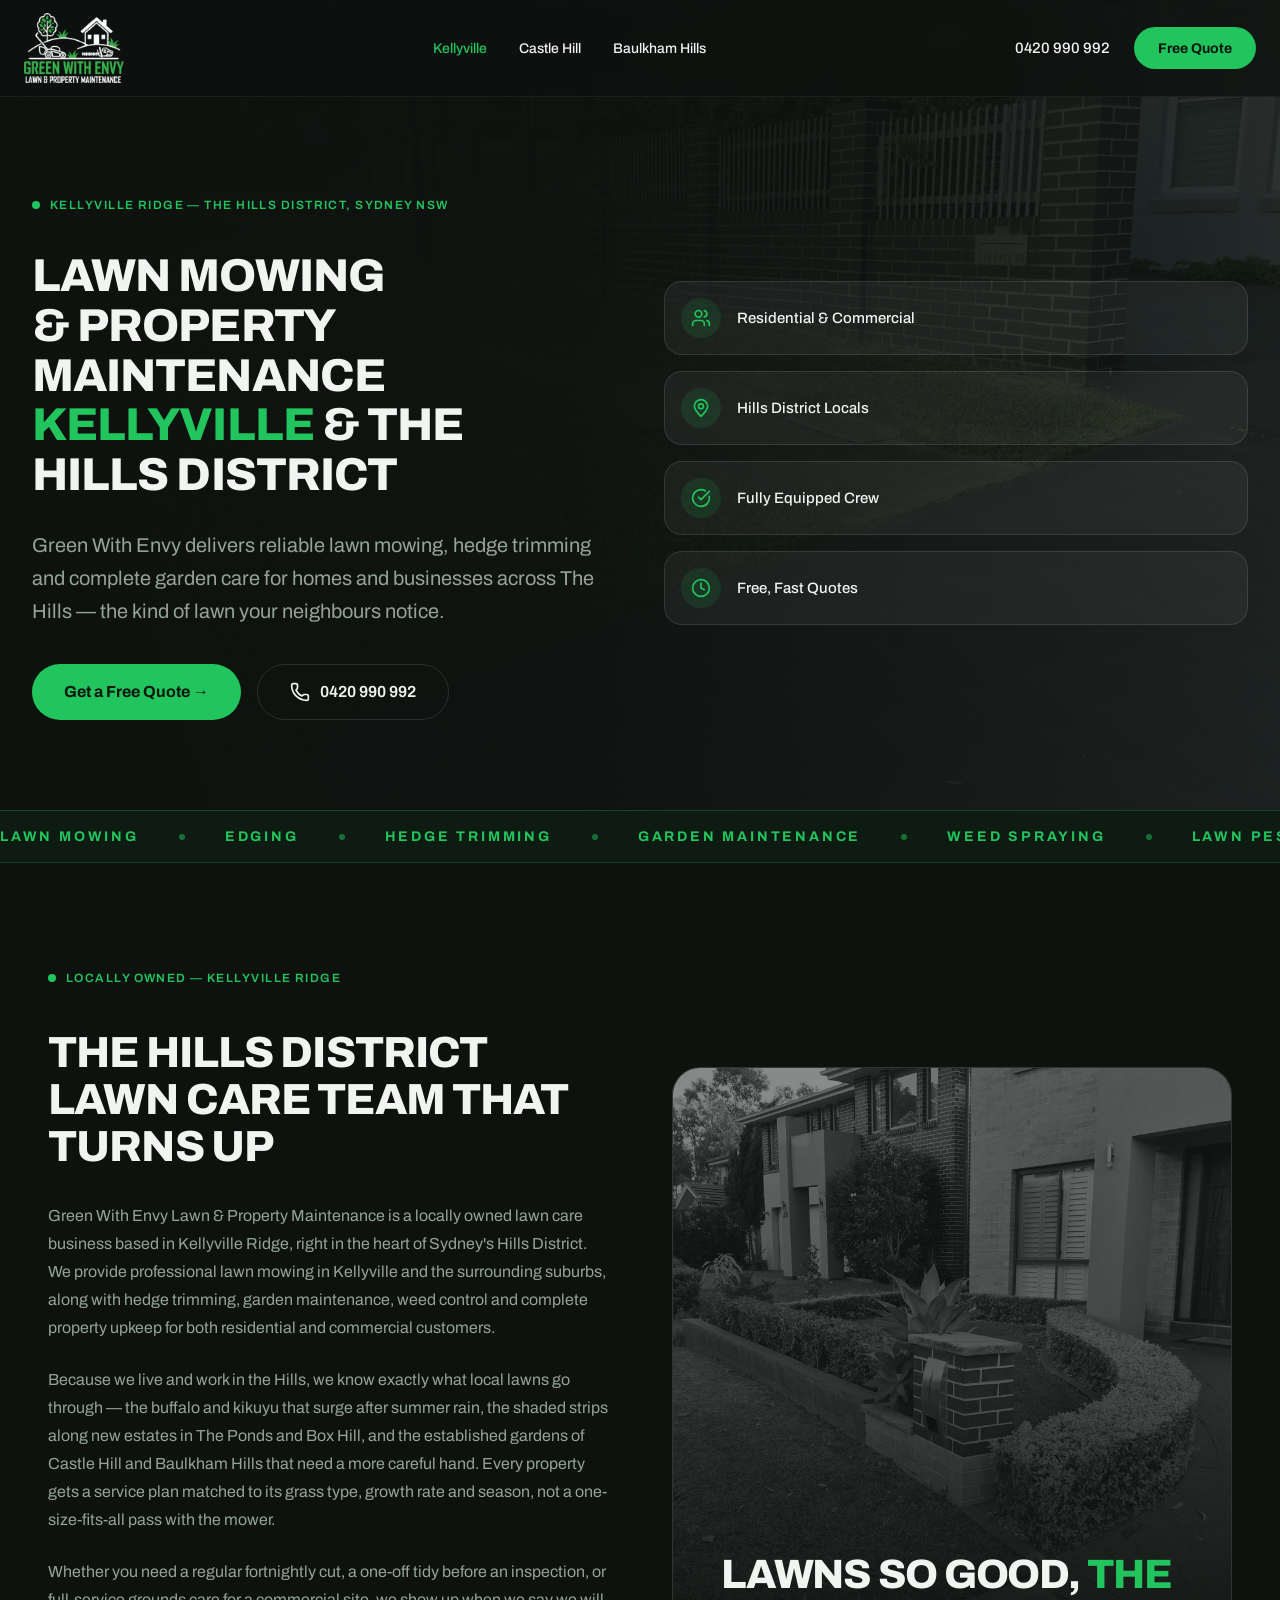
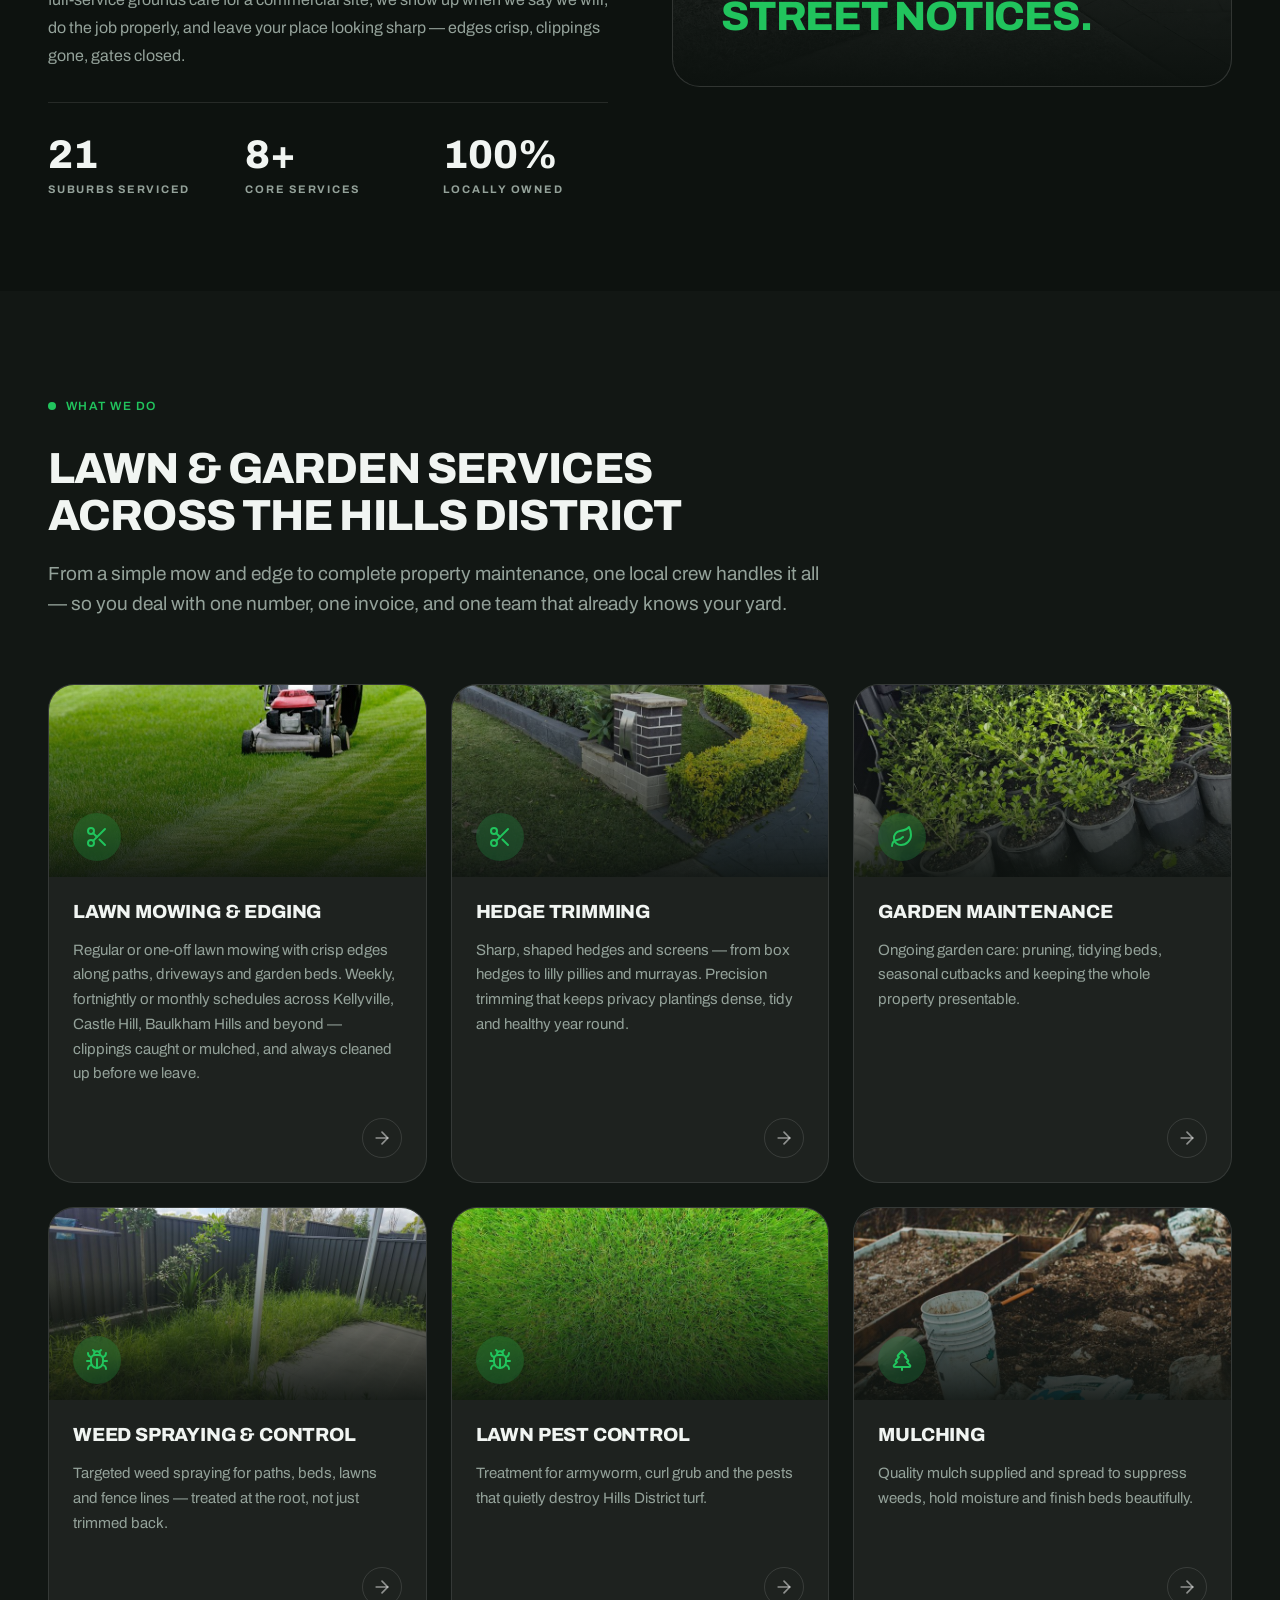
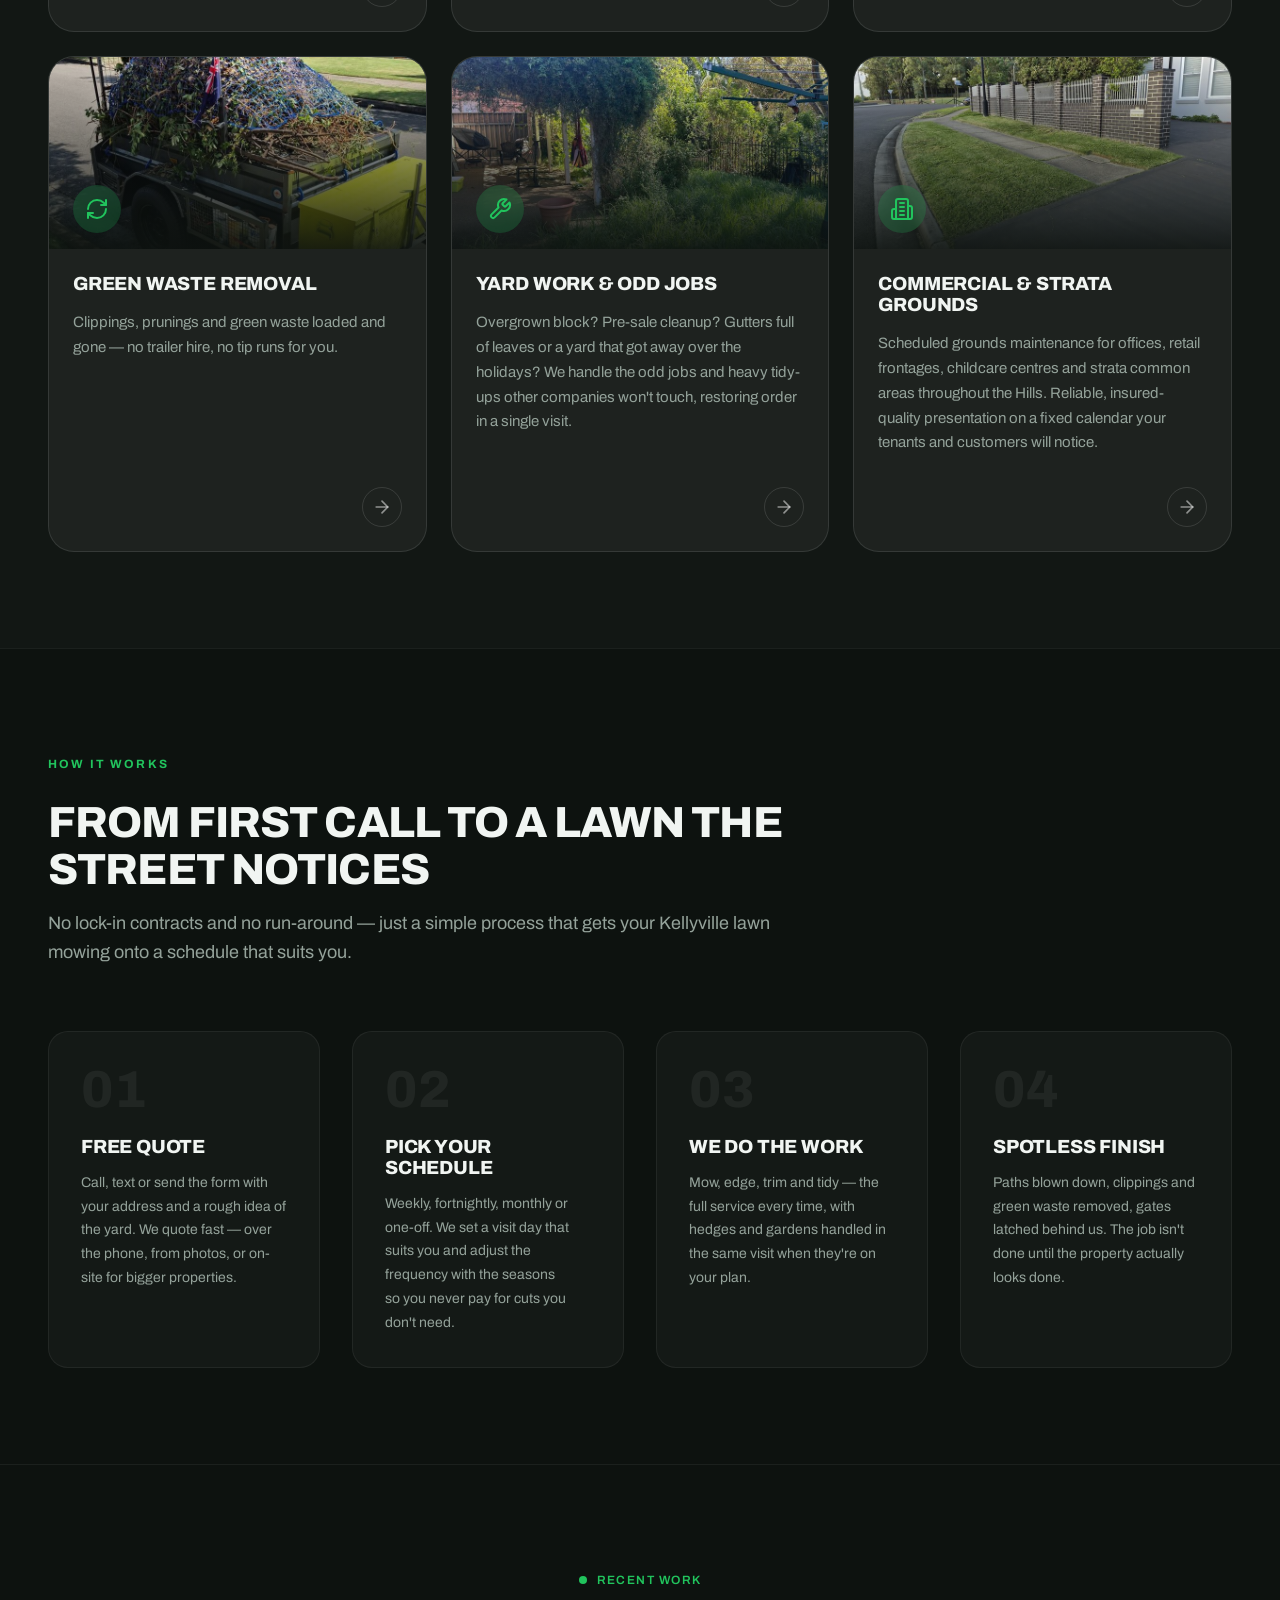
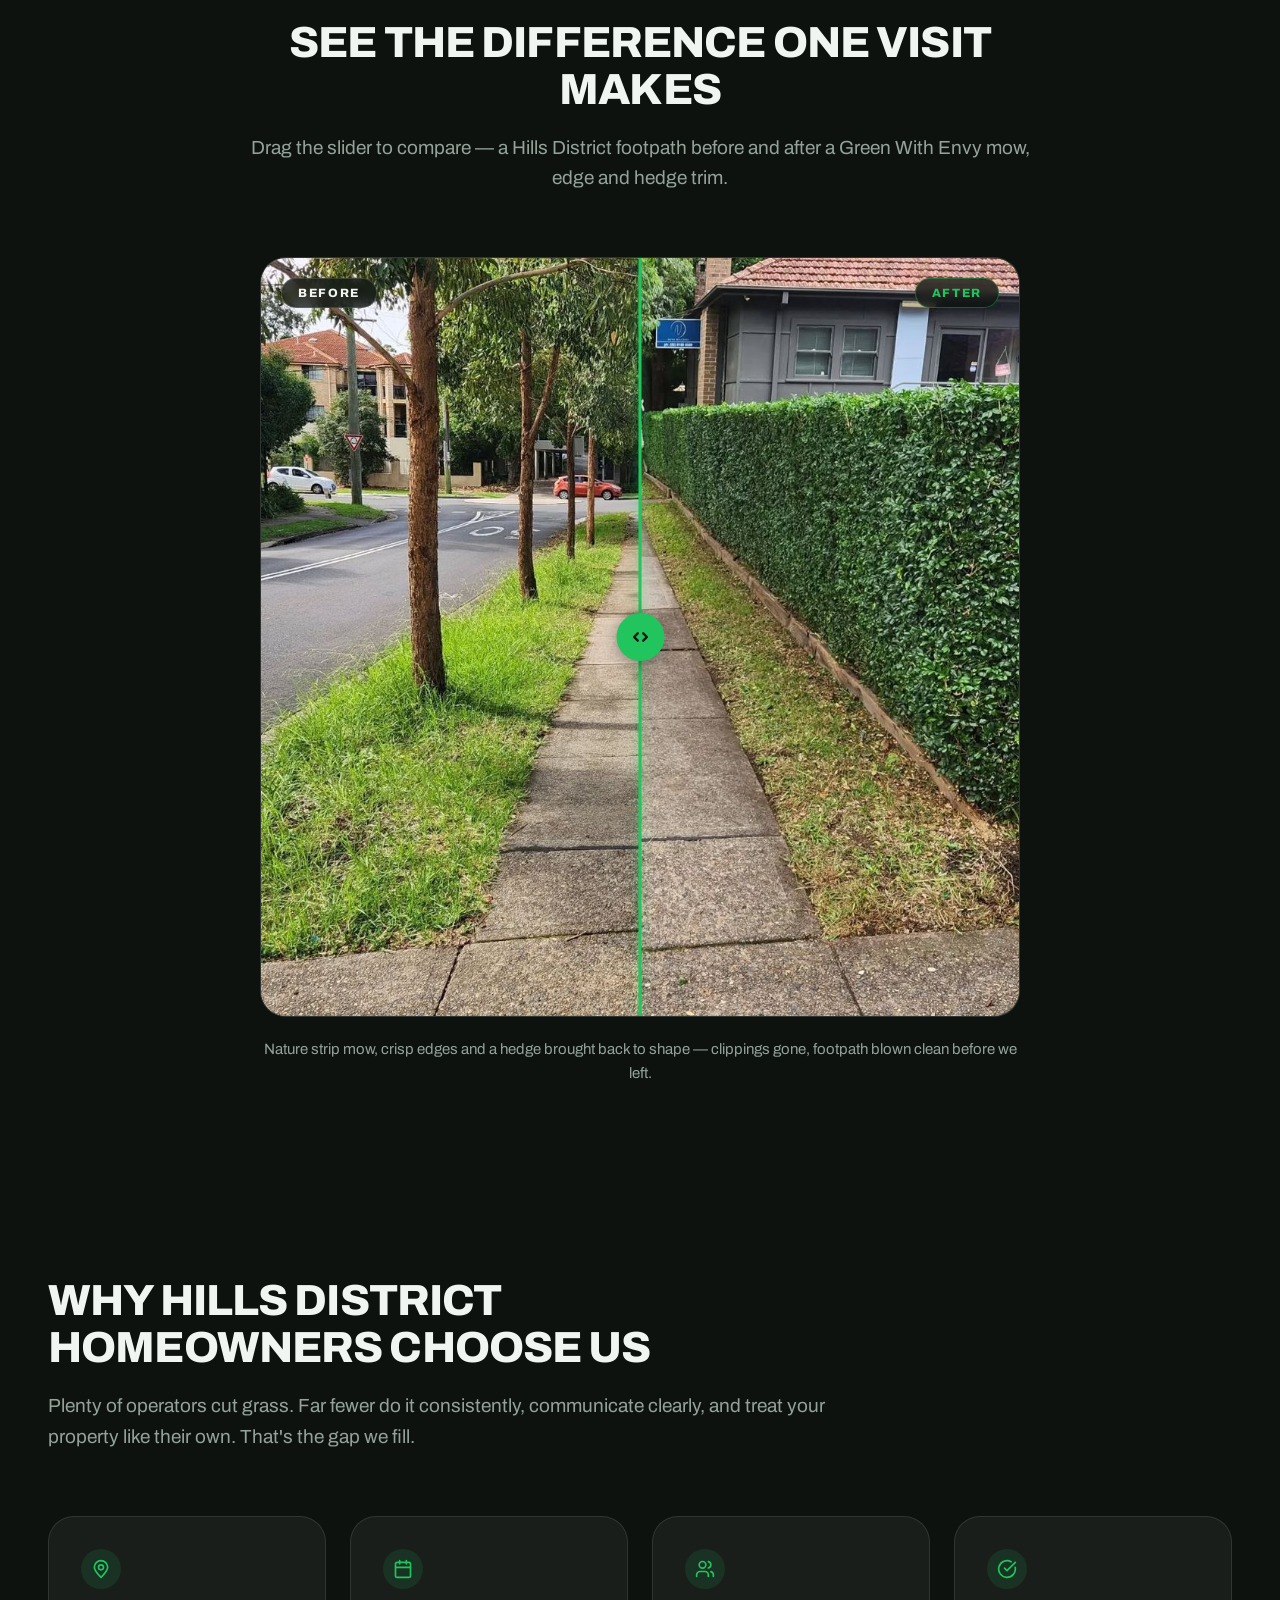
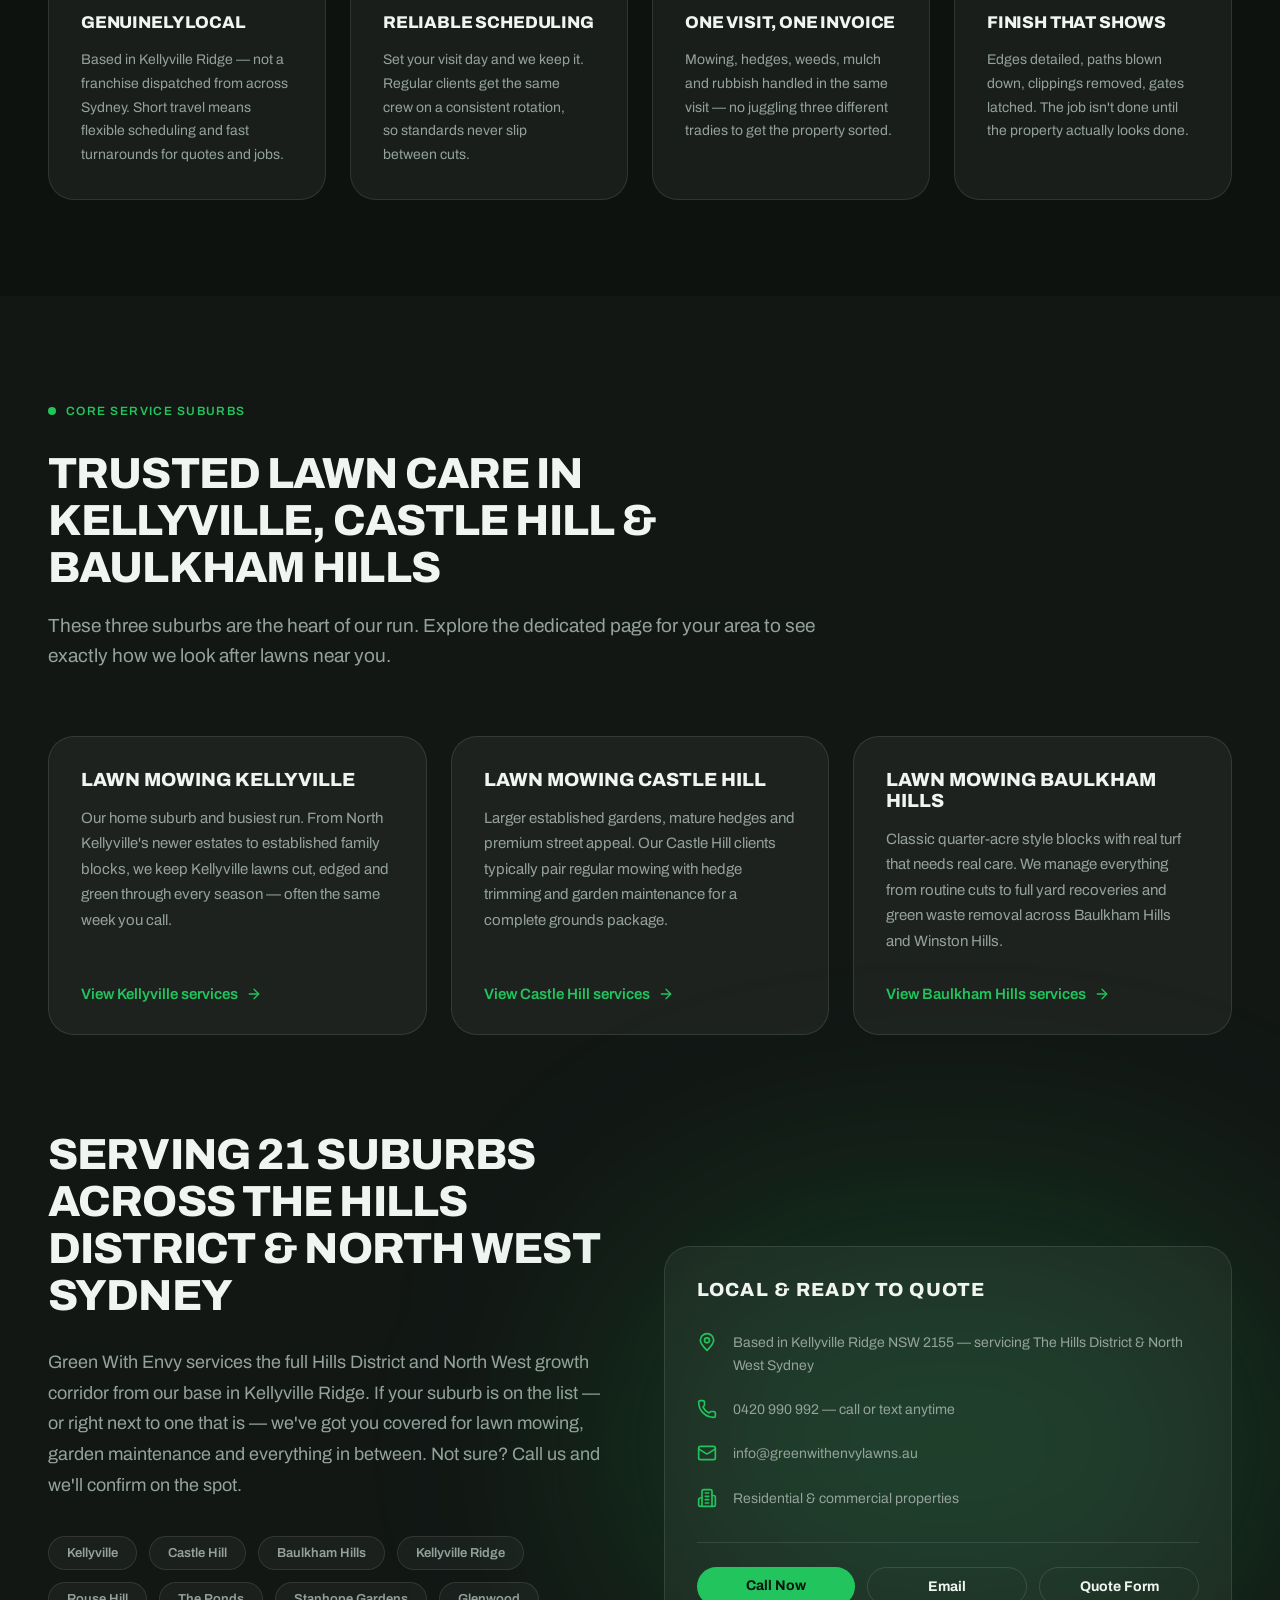
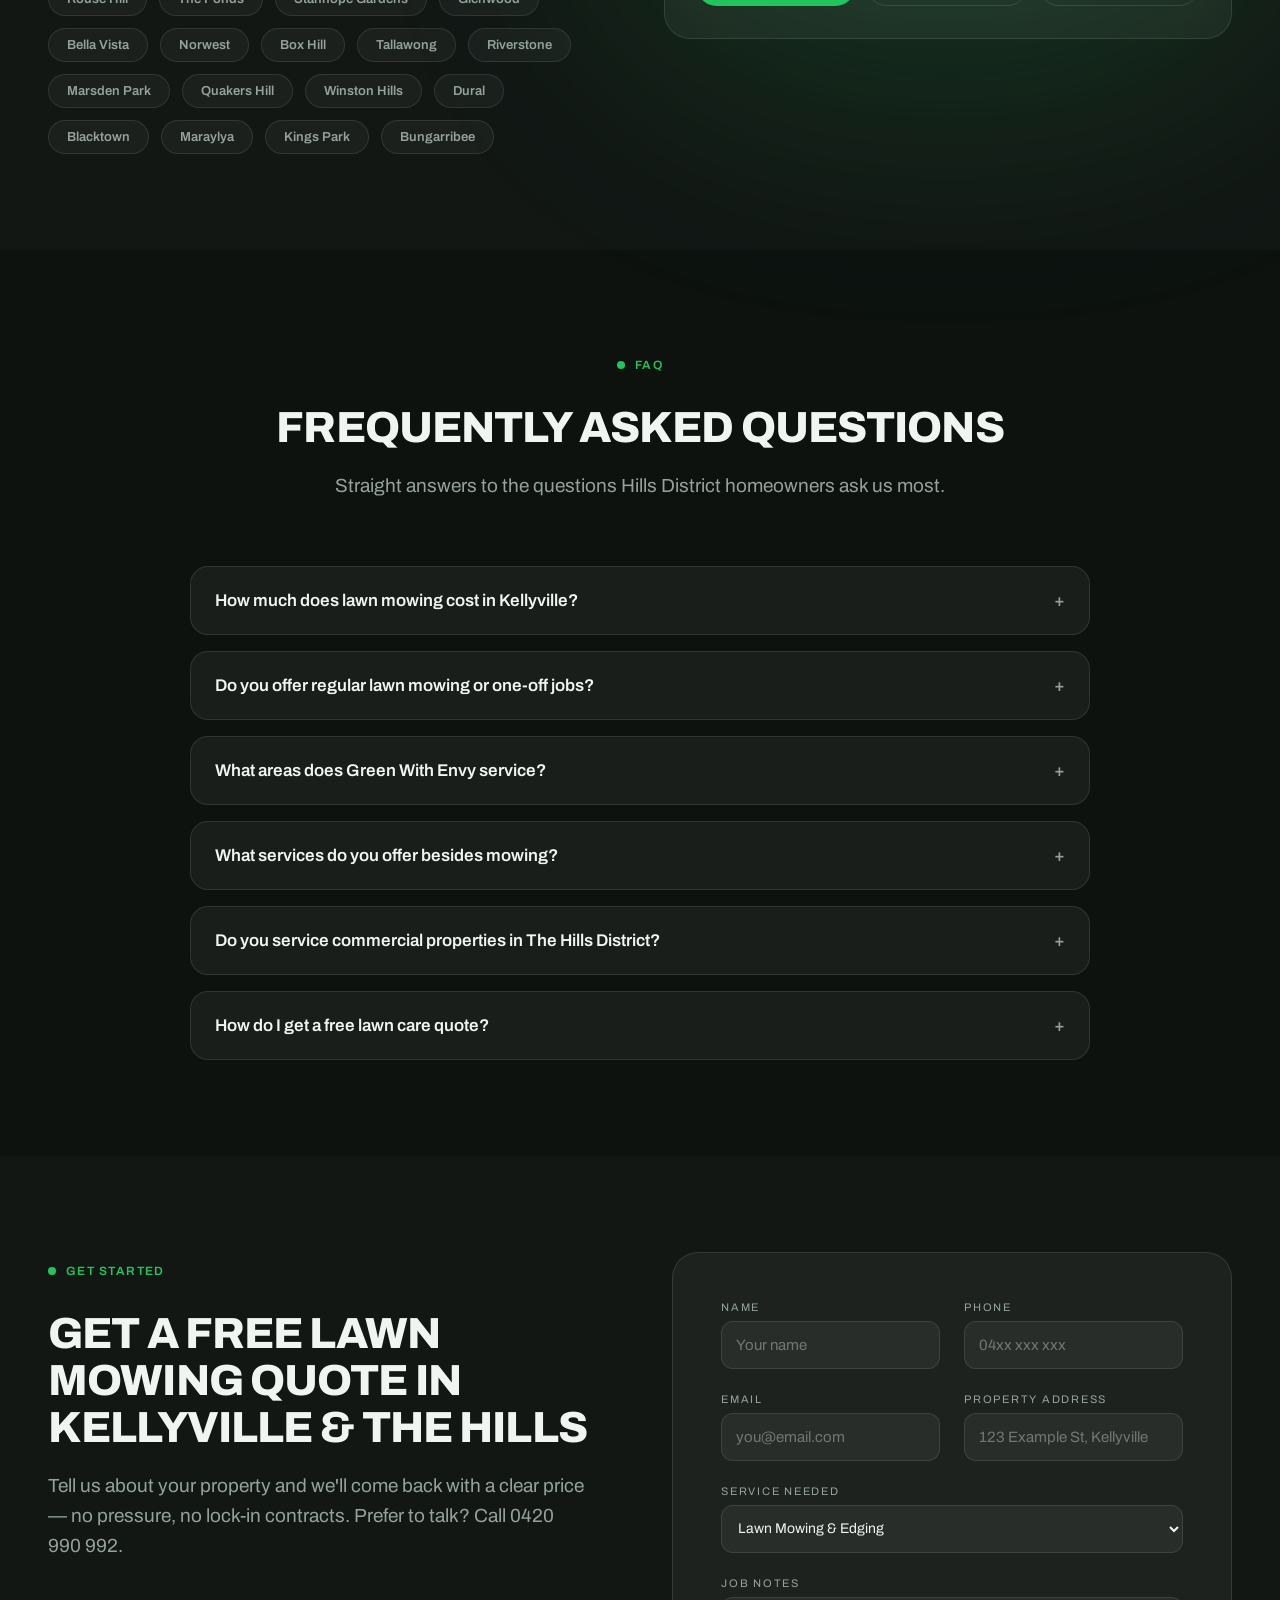
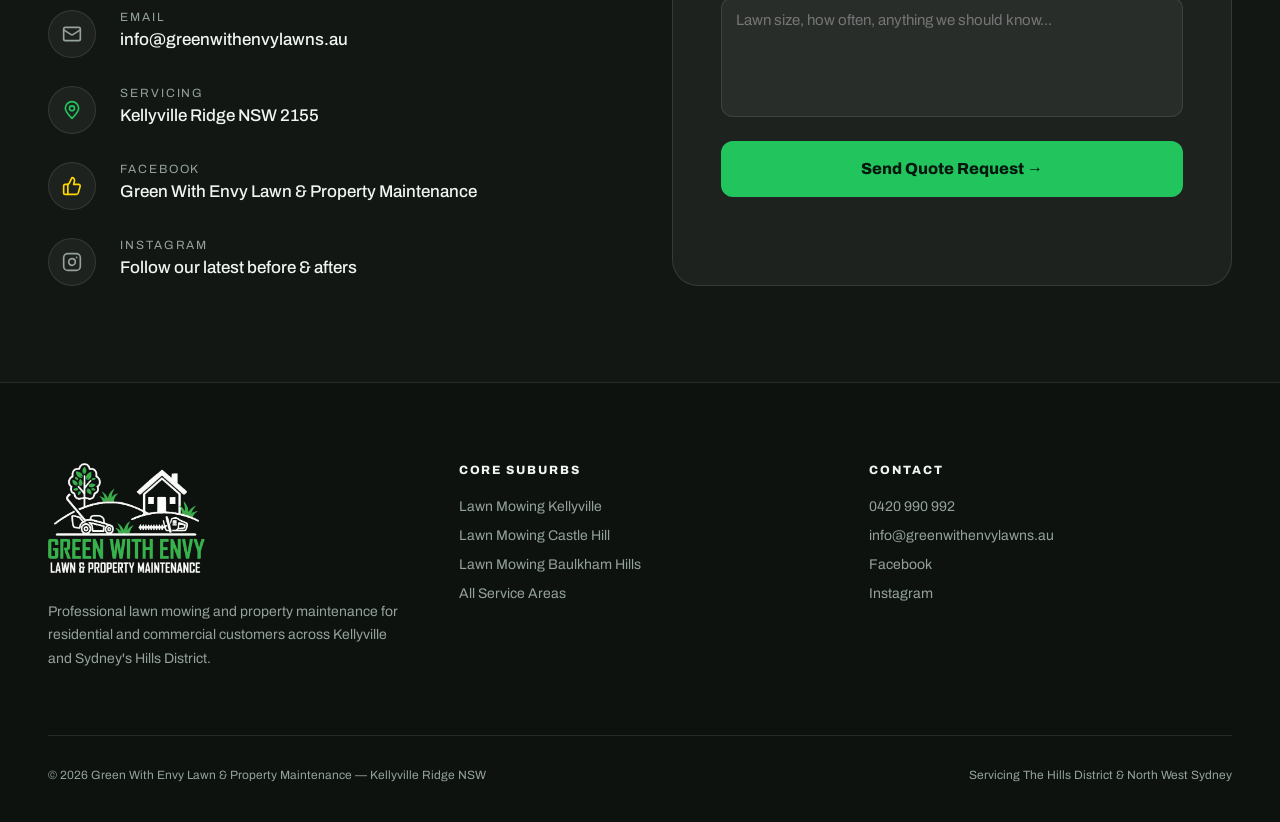
<file: index.html>
<!DOCTYPE html>
<html lang="en-AU">
<head>
<meta charset="utf-8">
<meta name="viewport" content="width=device-width, initial-scale=1">
<title>Lawn Mowing Kellyville & The Hills District | Green With Envy</title>
<meta name="description" content="Reliable lawn mowing, hedge trimming & garden maintenance in Kellyville and Sydney's Hills District. Locally owned, free same-day quotes. Call 0420 990 992.">
<link rel="canonical" href="https://greenwithenvylawns.au/">
<meta name="geo.region" content="AU-NSW">
<meta name="geo.placename" content="Kellyville, New South Wales">
<meta property="og:type" content="website">
<meta property="og:site_name" content="Green With Envy Lawn & Property Maintenance">
<meta property="og:locale" content="en_AU">
<meta property="og:title" content="Lawn Mowing Kellyville & The Hills District | Green With Envy">
<meta property="og:description" content="Reliable lawn mowing, hedge trimming & garden maintenance in Kellyville and Sydney's Hills District. Locally owned, free same-day quotes. Call 0420 990 992.">
<meta property="og:url" content="https://greenwithenvylawns.au/">
<meta property="og:image" content="https://greenwithenvylawns.au/assets/img/lawn-mowing-kellyville-hills-district-hero.jpg">
<meta name="twitter:card" content="summary_large_image">
<meta name="twitter:title" content="Lawn Mowing Kellyville & The Hills District | Green With Envy">
<meta name="twitter:description" content="Reliable lawn mowing, hedge trimming & garden maintenance in Kellyville and Sydney's Hills District. Locally owned, free same-day quotes. Call 0420 990 992.">
<meta name="twitter:image" content="https://greenwithenvylawns.au/assets/img/lawn-mowing-kellyville-hills-district-hero.jpg">
<link rel="icon" type="image/png" href="assets/img/green-with-envy-lawn-property-maintenance-logo.png">
<link rel="preload" href="assets/fonts/archivo-latin.woff2" as="font" type="font/woff2" crossorigin>
<link rel="preload" href="assets/img/lawn-mowing-kellyville-hills-district-hero.jpg" as="image" fetchpriority="high">
<link rel="stylesheet" href="assets/css/styles.css">
<script type="application/ld+json">
{
  "@context": "https://schema.org",
  "@type": "LocalBusiness",
  "@id": "https://greenwithenvylawns.au/#business",
  "name": "Green With Envy Lawn & Property Maintenance",
  "description": "Locally owned lawn mowing and property maintenance business based in Kellyville Ridge, servicing Kellyville, Castle Hill, Baulkham Hills and 21 suburbs across The Hills District and North West Sydney. Lawn mowing, edging, hedge trimming, garden maintenance, weed spraying, mulching and green waste removal for residential and commercial properties.",
  "url": "https://greenwithenvylawns.au/",
  "telephone": "+61420990992",
  "email": "info@greenwithenvylawns.au",
  "image": "https://greenwithenvylawns.au/assets/img/lawn-mowing-kellyville-hills-district-hero.jpg",
  "logo": "https://greenwithenvylawns.au/assets/img/green-with-envy-lawn-property-maintenance-logo.png",
  "priceRange": "$$",
  "currenciesAccepted": "AUD",
  "address": {
    "@type": "PostalAddress",
    "addressLocality": "Kellyville Ridge",
    "addressRegion": "NSW",
    "postalCode": "2155",
    "addressCountry": "AU"
  },
  "geo": {
    "@type": "GeoCoordinates",
    "latitude": -33.7008,
    "longitude": 150.9187
  },
  "sameAs": [
    "https://www.facebook.com/p/Green-With-Envy-Lawn-Property-Maintenance-61568921274037/",
    "https://www.instagram.com/green_with_envy_lawns/"
  ],
  "areaServed": [
    {
      "@type": "Place",
      "name": "Kellyville NSW"
    },
    {
      "@type": "Place",
      "name": "Castle Hill NSW"
    },
    {
      "@type": "Place",
      "name": "Baulkham Hills NSW"
    },
    {
      "@type": "Place",
      "name": "Kellyville Ridge NSW"
    },
    {
      "@type": "Place",
      "name": "Rouse Hill NSW"
    },
    {
      "@type": "Place",
      "name": "The Ponds NSW"
    },
    {
      "@type": "Place",
      "name": "Stanhope Gardens NSW"
    },
    {
      "@type": "Place",
      "name": "Glenwood NSW"
    },
    {
      "@type": "Place",
      "name": "Bella Vista NSW"
    },
    {
      "@type": "Place",
      "name": "Norwest NSW"
    },
    {
      "@type": "Place",
      "name": "Box Hill NSW"
    },
    {
      "@type": "Place",
      "name": "Tallawong NSW"
    },
    {
      "@type": "Place",
      "name": "Riverstone NSW"
    },
    {
      "@type": "Place",
      "name": "Marsden Park NSW"
    },
    {
      "@type": "Place",
      "name": "Quakers Hill NSW"
    },
    {
      "@type": "Place",
      "name": "Winston Hills NSW"
    },
    {
      "@type": "Place",
      "name": "Dural NSW"
    },
    {
      "@type": "Place",
      "name": "Blacktown NSW"
    },
    {
      "@type": "Place",
      "name": "Maraylya NSW"
    },
    {
      "@type": "Place",
      "name": "Kings Park NSW"
    },
    {
      "@type": "Place",
      "name": "Bungarribee NSW"
    }
  ],
  "hasOfferCatalog": {
    "@type": "OfferCatalog",
    "name": "Lawn & Garden Services",
    "itemListElement": [
      {
        "@type": "Offer",
        "itemOffered": {
          "@type": "Service",
          "name": "Lawn Mowing & Edging"
        }
      },
      {
        "@type": "Offer",
        "itemOffered": {
          "@type": "Service",
          "name": "Hedge Trimming"
        }
      },
      {
        "@type": "Offer",
        "itemOffered": {
          "@type": "Service",
          "name": "Garden Maintenance"
        }
      },
      {
        "@type": "Offer",
        "itemOffered": {
          "@type": "Service",
          "name": "Weed Spraying & Control"
        }
      },
      {
        "@type": "Offer",
        "itemOffered": {
          "@type": "Service",
          "name": "Lawn Pest Control"
        }
      },
      {
        "@type": "Offer",
        "itemOffered": {
          "@type": "Service",
          "name": "Mulching"
        }
      },
      {
        "@type": "Offer",
        "itemOffered": {
          "@type": "Service",
          "name": "Green Waste Removal"
        }
      },
      {
        "@type": "Offer",
        "itemOffered": {
          "@type": "Service",
          "name": "Yard Cleanups & Odd Jobs"
        }
      },
      {
        "@type": "Offer",
        "itemOffered": {
          "@type": "Service",
          "name": "Commercial & Strata Grounds Maintenance"
        }
      }
    ]
  }
}
</script>
<script type="application/ld+json">
{
  "@context": "https://schema.org",
  "@type": "WebSite",
  "name": "Green With Envy Lawn & Property Maintenance",
  "url": "https://greenwithenvylawns.au/",
  "publisher": {
    "@id": "https://greenwithenvylawns.au/#business"
  }
}
</script>
<script type="application/ld+json">
{
  "@context": "https://schema.org",
  "@type": "FAQPage",
  "mainEntity": [
    {
      "@type": "Question",
      "name": "How much does lawn mowing cost in Kellyville?",
      "acceptedAnswer": {
        "@type": "Answer",
        "text": "Every yard is different, but our standard lawn mowing services in Kellyville typically start from $70 for a small block on a regular schedule. We provide free, upfront quotes so you know exactly what to expect before we start."
      }
    },
    {
      "@type": "Question",
      "name": "Do you offer regular lawn mowing or one-off jobs?",
      "acceptedAnswer": {
        "@type": "Answer",
        "text": "We offer both. While most of our clients prefer our set-and-forget regular schedules (weekly, fortnightly, or monthly), we're also happy to help with one-off tidy ups, pre-sale cleanups, or end of lease mowing."
      }
    },
    {
      "@type": "Question",
      "name": "What areas does Green With Envy service?",
      "acceptedAnswer": {
        "@type": "Answer",
        "text": "We are based in Kellyville Ridge and service the entire Hills District and North West Sydney growth corridor, including Castle Hill, Baulkham Hills, The Ponds, Rouse Hill, Stanhope Gardens, and surrounding suburbs."
      }
    },
    {
      "@type": "Question",
      "name": "What services do you offer besides mowing?",
      "acceptedAnswer": {
        "@type": "Answer",
        "text": "We provide complete property maintenance including hedge trimming, garden maintenance, weed spraying and control, lawn pest control, mulching, green waste removal, and general yard cleanups."
      }
    },
    {
      "@type": "Question",
      "name": "Do you service commercial properties in The Hills District?",
      "acceptedAnswer": {
        "@type": "Answer",
        "text": "Yes, we provide scheduled grounds maintenance for commercial properties, offices, retail frontages, childcare centres, and strata common areas across The Hills District."
      }
    },
    {
      "@type": "Question",
      "name": "How do I get a free lawn care quote?",
      "acceptedAnswer": {
        "@type": "Answer",
        "text": "It's simple! You can call or text us on 0420 990 992, send an email to info@greenwithenvylawns.au, or fill out the quote form on our website. We typically respond on the same day."
      }
    }
  ]
}
</script>
</head>
<body>

<header class="site-header">
  <div class="bar">
    <a class="brand" href="./" aria-label="Green With Envy Lawn & Property Maintenance — home">
      <img src="assets/img/green-with-envy-lawn-property-maintenance-logo.png" alt="Green With Envy Lawn & Property Maintenance logo" width="528" height="369">
    </a>
    <nav class="nav-desktop" aria-label="Service areas">
      <a href="./" aria-current="page">Kellyville</a>
      <a href="castle-hill/">Castle Hill</a>
      <a href="baulkham-hills/">Baulkham Hills</a>
    </nav>
    <div class="header-actions">
      <a class="header-phone" href="tel:0420990992">0420 990 992</a>
      <button class="btn-quote-header" type="button" data-open-quote>Free Quote</button>
      <button class="nav-burger" type="button" data-open-menu aria-label="Open menu"><svg class="icon" width="24" height="24" viewBox="0 0 24 24" fill="none" stroke="currentColor" stroke-width="2" stroke-linecap="round" stroke-linejoin="round" aria-hidden="true"><path d="M4 6h16"/><path d="M4 12h16"/><path d="M4 18h16"/></svg></button>
    </div>
  </div>
</header>

<div class="menu-overlay" id="mobile-menu" hidden>
  <div class="menu-panel">
    <div class="menu-head">
      <div class="menu-title">Menu</div>
      <button type="button" class="menu-close" data-close-menu aria-label="Close menu"><svg class="icon" width="20" height="20" viewBox="0 0 24 24" fill="none" stroke="currentColor" stroke-width="2" stroke-linecap="round" stroke-linejoin="round" aria-hidden="true"><path d="M18 6 6 18"/><path d="m6 6 12 12"/></svg></button>
    </div>
    <nav aria-label="Service areas">
      <a href="./">Kellyville</a>
      <a href="castle-hill/">Castle Hill</a>
      <a href="baulkham-hills/">Baulkham Hills</a>
    </nav>
    <div class="menu-contact">
      <a href="tel:0420990992">0420 990 992</a>
      <button type="button" class="btn-quote-menu" data-open-quote>Free Quote</button>
    </div>
  </div>
</div>

<div class="cursor" aria-hidden="true"><div class="cursor-dot"></div></div>

<main>

  <section class="hero">
    <div class="hero-bg">
      <img src="assets/img/lawn-mowing-kellyville-hills-district-hero.jpg" alt="Freshly mowed and edged nature strip curving along a modern Kellyville estate street" width="1600" height="900" fetchpriority="high">
      <div class="hero-scrim"></div>
    </div>
    <div class="inner">
      <div class="hero-grid">
        <div class="hero-copy">
          <p class="eyebrow"><span class="dot"></span> Kellyville Ridge — The Hills District, Sydney NSW</p>
          <h1>Lawn Mowing &amp; Property Maintenance <span class="accent">Kellyville</span> &amp; The Hills District</h1>
          <p class="hero-blurb">Green With Envy delivers reliable lawn mowing, hedge trimming and complete garden care for homes and businesses across The Hills — the kind of lawn your neighbours notice.</p>
          <div class="hero-ctas">
            <button type="button" class="btn-primary" data-open-quote>Get a Free Quote →</button>
            <a class="btn-ghost" href="tel:0420990992"><svg class="icon" width="20" height="20" viewBox="0 0 24 24" fill="none" stroke="currentColor" stroke-width="2" stroke-linecap="round" stroke-linejoin="round" aria-hidden="true"><path d="M13.83 16.57a1 1 0 0 0 1.21-.3l.36-.47A2 2 0 0 1 17 15h3a2 2 0 0 1 2 2v3a2 2 0 0 1-2 2A18 18 0 0 1 2 4a2 2 0 0 1 2-2h3a2 2 0 0 1 2 2v3a2 2 0 0 1-.8 1.6l-.47.35a1 1 0 0 0-.29 1.23 14 14 0 0 0 6.39 6.39"/></svg> 0420 990 992</a>
          </div>
        </div>
        <ul class="hero-features" style="list-style:none;margin:0;padding:0;">
        <li class="hero-feature"><span class="fi"><svg class="icon" width="20" height="20" viewBox="0 0 24 24" fill="none" stroke="currentColor" stroke-width="2" stroke-linecap="round" stroke-linejoin="round" aria-hidden="true"><path d="M16 21v-2a4 4 0 0 0-4-4H6a4 4 0 0 0-4 4v2"/><circle cx="9" cy="7" r="4"/><path d="M22 21v-2a4 4 0 0 0-3-3.87"/><path d="M16 3.13a4 4 0 0 1 0 7.75"/></svg></span><span>Residential &amp; Commercial</span></li>
        <li class="hero-feature"><span class="fi"><svg class="icon" width="20" height="20" viewBox="0 0 24 24" fill="none" stroke="currentColor" stroke-width="2" stroke-linecap="round" stroke-linejoin="round" aria-hidden="true"><path d="M20 10c0 4.4-8 12-8 12s-8-7.6-8-12a8 8 0 0 1 16 0Z"/><circle cx="12" cy="10" r="3"/></svg></span><span>Hills District Locals</span></li>
        <li class="hero-feature"><span class="fi"><svg class="icon" width="20" height="20" viewBox="0 0 24 24" fill="none" stroke="currentColor" stroke-width="2" stroke-linecap="round" stroke-linejoin="round" aria-hidden="true"><path d="M21.8 10A10 10 0 1 1 17 3.34"/><path d="m9 11 3 3L22 4"/></svg></span><span>Fully Equipped Crew</span></li>
        <li class="hero-feature"><span class="fi"><svg class="icon" width="20" height="20" viewBox="0 0 24 24" fill="none" stroke="currentColor" stroke-width="2" stroke-linecap="round" stroke-linejoin="round" aria-hidden="true"><circle cx="12" cy="12" r="10"/><path d="M12 6v6l4 2"/></svg></span><span>Free, Fast Quotes</span></li>
        </ul>
      </div>
    </div>
  </section>

  <div class="marquee" aria-hidden="true">
    <div class="track"><div class="set"><span>Lawn Mowing</span><span>Edging</span><span>Hedge Trimming</span><span>Garden Maintenance</span><span>Weed Spraying</span><span>Lawn Pest Control</span><span>Mulching</span><span>Green Waste Removal</span><span>Yard Cleanups</span><span>Commercial Grounds</span></div><div class="set"><span>Lawn Mowing</span><span>Edging</span><span>Hedge Trimming</span><span>Garden Maintenance</span><span>Weed Spraying</span><span>Lawn Pest Control</span><span>Mulching</span><span>Green Waste Removal</span><span>Yard Cleanups</span><span>Commercial Grounds</span></div></div>
  </div>

  <section class="section" id="about" aria-labelledby="about-heading">
    <div class="container">
      <div class="about-grid">
        <div class="about-copy">
          <p class="eyebrow"><span class="dot"></span> Locally Owned — Kellyville Ridge</p>
          <h2 id="about-heading">The Hills District Lawn Care Team That Turns Up</h2>
          <div class="paras">
          <p>Green With Envy Lawn &amp; Property Maintenance is a locally owned lawn care business based in Kellyville Ridge, right in the heart of Sydney's Hills District. We provide professional lawn mowing in Kellyville and the surrounding suburbs, along with hedge trimming, garden maintenance, weed control and complete property upkeep for both residential and commercial customers.</p>
          <p>Because we live and work in the Hills, we know exactly what local lawns go through — the buffalo and kikuyu that surge after summer rain, the shaded strips along new estates in The Ponds and Box Hill, and the established gardens of Castle Hill and Baulkham Hills that need a more careful hand. Every property gets a service plan matched to its grass type, growth rate and season, not a one-size-fits-all pass with the mower.</p>
          <p>Whether you need a regular fortnightly cut, a one-off tidy before an inspection, or full-service grounds care for a commercial site, we show up when we say we will, do the job properly, and leave your place looking sharp — edges crisp, clippings gone, gates closed.</p>
          </div>
          <div class="about-stats">
          <div><div class="value">21</div><div class="label">Suburbs Serviced</div></div>
          <div><div class="value">8+</div><div class="label">Core Services</div></div>
          <div><div class="value">100%</div><div class="label">Locally Owned</div></div>
          </div>
        </div>
        <div class="about-visual">
          <img src="assets/img/front-garden-hedges-kellyville.jpg" alt="Freshly shaped box hedges and tidy garden beds in a Kellyville front garden after a Green With Envy visit" loading="lazy">
          <div class="scrim"></div>
          <p class="overlay-title">Lawns So Good, <span class="accent">The Street Notices.</span></p>
        </div>
      </div>
    </div>
  </section>

  <section class="section section--tint" id="services" aria-labelledby="services-heading">
    <div class="container">
      <div class="section-head">
        <p class="eyebrow"><span class="dot"></span> What We Do</p>
        <h2 id="services-heading">Lawn &amp; Garden Services Across The Hills District</h2>
        <p class="blurb">From a simple mow and edge to complete property maintenance, one local crew handles it all — so you deal with one number, one invoice, and one team that already knows your yard.</p>
      </div>
      <div class="services-grid">
        <article class="service-card">
          <div class="service-media">
            <img src="assets/img/lawn-mowing-edging-service.jpg" alt="Mower cutting crisp stripes into a lush green lawn" loading="lazy" width="800">
            <div class="scrim"></div>
            <div class="si"><svg class="icon" width="24" height="24" viewBox="0 0 24 24" fill="none" stroke="currentColor" stroke-width="2" stroke-linecap="round" stroke-linejoin="round" aria-hidden="true"><circle cx="6" cy="6" r="3"/><circle cx="6" cy="18" r="3"/><path d="M20 4 8.12 15.88"/><path d="M14.47 14.48 20 20"/><path d="M8.12 8.12 12 12"/></svg></div>
          </div>
          <div class="service-body">
            <h3>Lawn Mowing &amp; Edging</h3>
            <p>Regular or one-off lawn mowing with crisp edges along paths, driveways and garden beds. Weekly, fortnightly or monthly schedules across Kellyville, Castle Hill, Baulkham Hills and beyond — clippings caught or mulched, and always cleaned up before we leave.</p>
            <button type="button" class="go" data-open-quote aria-label="Get a quote for Lawn Mowing &amp; Edging"><svg class="icon" width="20" height="20" viewBox="0 0 24 24" fill="none" stroke="currentColor" stroke-width="2" stroke-linecap="round" stroke-linejoin="round" aria-hidden="true"><path d="M5 12h14"/><path d="m12 5 7 7-7 7"/></svg></button>
          </div>
        </article>
        <article class="service-card">
          <div class="service-media">
            <img src="assets/img/hedge-trimming-service.jpg" alt="Shaped box hedges and tidy borders in a Hills District front garden" loading="lazy" width="800">
            <div class="scrim"></div>
            <div class="si"><svg class="icon" width="24" height="24" viewBox="0 0 24 24" fill="none" stroke="currentColor" stroke-width="2" stroke-linecap="round" stroke-linejoin="round" aria-hidden="true"><circle cx="6" cy="6" r="3"/><circle cx="6" cy="18" r="3"/><path d="M20 4 8.12 15.88"/><path d="M14.47 14.48 20 20"/><path d="M8.12 8.12 12 12"/></svg></div>
          </div>
          <div class="service-body">
            <h3>Hedge Trimming</h3>
            <p>Sharp, shaped hedges and screens — from box hedges to lilly pillies and murrayas. Precision trimming that keeps privacy plantings dense, tidy and healthy year round.</p>
            <button type="button" class="go" data-open-quote aria-label="Get a quote for Hedge Trimming"><svg class="icon" width="20" height="20" viewBox="0 0 24 24" fill="none" stroke="currentColor" stroke-width="2" stroke-linecap="round" stroke-linejoin="round" aria-hidden="true"><path d="M5 12h14"/><path d="m12 5 7 7-7 7"/></svg></button>
          </div>
        </article>
        <article class="service-card">
          <div class="service-media">
            <img src="assets/img/garden-maintenance-service.jpg" alt="Van loaded with potted plants for a garden maintenance job" loading="lazy" width="800">
            <div class="scrim"></div>
            <div class="si"><svg class="icon" width="24" height="24" viewBox="0 0 24 24" fill="none" stroke="currentColor" stroke-width="2" stroke-linecap="round" stroke-linejoin="round" aria-hidden="true"><path d="M11 20A7 7 0 0 1 9.8 6.1C15.5 5 17 4.48 19 2c1 2 2 4.18 2 8 0 5.5-4.78 10-10 10Z"/><path d="M2 21c0-3 1.85-5.36 5.08-6C9.5 14.52 12 13 13 12"/></svg></div>
          </div>
          <div class="service-body">
            <h3>Garden Maintenance</h3>
            <p>Ongoing garden care: pruning, tidying beds, seasonal cutbacks and keeping the whole property presentable.</p>
            <button type="button" class="go" data-open-quote aria-label="Get a quote for Garden Maintenance"><svg class="icon" width="20" height="20" viewBox="0 0 24 24" fill="none" stroke="currentColor" stroke-width="2" stroke-linecap="round" stroke-linejoin="round" aria-hidden="true"><path d="M5 12h14"/><path d="m12 5 7 7-7 7"/></svg></button>
          </div>
        </article>
        <article class="service-card">
          <div class="service-media">
            <img src="assets/img/weed-control-service.jpg" alt="Backyard overrun with tall weeds along the fence line before weed spraying and control" loading="lazy" width="800">
            <div class="scrim"></div>
            <div class="si"><svg class="icon" width="24" height="24" viewBox="0 0 24 24" fill="none" stroke="currentColor" stroke-width="2" stroke-linecap="round" stroke-linejoin="round" aria-hidden="true"><path d="m8 2 1.88 1.88"/><path d="M14.12 3.88 16 2"/><path d="M9 7.13v-1a3 3 0 1 1 6 0v1"/><path d="M12 20c-3.3 0-6-2.7-6-6v-3a4 4 0 0 1 4-4h4a4 4 0 0 1 4 4v3c0 3.3-2.7 6-6 6"/><path d="M12 20v-9"/><path d="M6.53 9C4.6 8.8 3 7.1 3 5"/><path d="M6 13H2"/><path d="M3 21c0-2.1 1.7-3.9 3.8-4"/><path d="M20.97 5c0 2.1-1.6 3.8-3.5 4"/><path d="M22 13h-4"/><path d="M17.2 17c2.1.1 3.8 1.9 3.8 4"/></svg></div>
          </div>
          <div class="service-body">
            <h3>Weed Spraying &amp; Control</h3>
            <p>Targeted weed spraying for paths, beds, lawns and fence lines — treated at the root, not just trimmed back.</p>
            <button type="button" class="go" data-open-quote aria-label="Get a quote for Weed Spraying &amp; Control"><svg class="icon" width="20" height="20" viewBox="0 0 24 24" fill="none" stroke="currentColor" stroke-width="2" stroke-linecap="round" stroke-linejoin="round" aria-hidden="true"><path d="M5 12h14"/><path d="m12 5 7 7-7 7"/></svg></button>
          </div>
        </article>
        <article class="service-card">
          <div class="service-media">
            <img src="assets/img/lawn-pest-control-service.jpg" alt="Dense healthy green turf protected by lawn pest control" loading="lazy" width="800">
            <div class="scrim"></div>
            <div class="si"><svg class="icon" width="24" height="24" viewBox="0 0 24 24" fill="none" stroke="currentColor" stroke-width="2" stroke-linecap="round" stroke-linejoin="round" aria-hidden="true"><path d="m8 2 1.88 1.88"/><path d="M14.12 3.88 16 2"/><path d="M9 7.13v-1a3 3 0 1 1 6 0v1"/><path d="M12 20c-3.3 0-6-2.7-6-6v-3a4 4 0 0 1 4-4h4a4 4 0 0 1 4 4v3c0 3.3-2.7 6-6 6"/><path d="M12 20v-9"/><path d="M6.53 9C4.6 8.8 3 7.1 3 5"/><path d="M6 13H2"/><path d="M3 21c0-2.1 1.7-3.9 3.8-4"/><path d="M20.97 5c0 2.1-1.6 3.8-3.5 4"/><path d="M22 13h-4"/><path d="M17.2 17c2.1.1 3.8 1.9 3.8 4"/></svg></div>
          </div>
          <div class="service-body">
            <h3>Lawn Pest Control</h3>
            <p>Treatment for armyworm, curl grub and the pests that quietly destroy Hills District turf.</p>
            <button type="button" class="go" data-open-quote aria-label="Get a quote for Lawn Pest Control"><svg class="icon" width="20" height="20" viewBox="0 0 24 24" fill="none" stroke="currentColor" stroke-width="2" stroke-linecap="round" stroke-linejoin="round" aria-hidden="true"><path d="M5 12h14"/><path d="m12 5 7 7-7 7"/></svg></button>
          </div>
        </article>
        <article class="service-card">
          <div class="service-media">
            <img src="assets/img/mulching-service.jpg" alt="Garden beds being prepared and mulched" loading="lazy" width="800">
            <div class="scrim"></div>
            <div class="si"><svg class="icon" width="24" height="24" viewBox="0 0 24 24" fill="none" stroke="currentColor" stroke-width="2" stroke-linecap="round" stroke-linejoin="round" aria-hidden="true"><path d="m17 14 3 3.3a1 1 0 0 1-.7 1.7H4.7a1 1 0 0 1-.7-1.7L7 14h-.3a1 1 0 0 1-.7-1.7L9 9h-.2A1 1 0 0 1 8 7.3L12 3l4 4.3a1 1 0 0 1-.8 1.7H15l3 3.3a1 1 0 0 1-.7 1.7H17Z"/><path d="M12 22v-3"/></svg></div>
          </div>
          <div class="service-body">
            <h3>Mulching</h3>
            <p>Quality mulch supplied and spread to suppress weeds, hold moisture and finish beds beautifully.</p>
            <button type="button" class="go" data-open-quote aria-label="Get a quote for Mulching"><svg class="icon" width="20" height="20" viewBox="0 0 24 24" fill="none" stroke="currentColor" stroke-width="2" stroke-linecap="round" stroke-linejoin="round" aria-hidden="true"><path d="M5 12h14"/><path d="m12 5 7 7-7 7"/></svg></button>
          </div>
        </article>
        <article class="service-card">
          <div class="service-media">
            <img src="assets/img/green-waste-removal-service.jpg" alt="Green With Envy trailer loaded with green waste under a cargo net" loading="lazy" width="800">
            <div class="scrim"></div>
            <div class="si"><svg class="icon" width="24" height="24" viewBox="0 0 24 24" fill="none" stroke="currentColor" stroke-width="2" stroke-linecap="round" stroke-linejoin="round" aria-hidden="true"><path d="M3 12a9 9 0 0 1 9-9 9.75 9.75 0 0 1 6.74 2.74L21 8"/><path d="M21 3v5h-5"/><path d="M21 12a9 9 0 0 1-9 9 9.75 9.75 0 0 1-6.74-2.74L3 16"/><path d="M8 16H3v5"/></svg></div>
          </div>
          <div class="service-body">
            <h3>Green Waste Removal</h3>
            <p>Clippings, prunings and green waste loaded and gone — no trailer hire, no tip runs for you.</p>
            <button type="button" class="go" data-open-quote aria-label="Get a quote for Green Waste Removal"><svg class="icon" width="20" height="20" viewBox="0 0 24 24" fill="none" stroke="currentColor" stroke-width="2" stroke-linecap="round" stroke-linejoin="round" aria-hidden="true"><path d="M5 12h14"/><path d="m12 5 7 7-7 7"/></svg></button>
          </div>
        </article>
        <article class="service-card">
          <div class="service-media">
            <img src="assets/img/yard-cleanup-service.jpg" alt="Heavily overgrown backyard with waist-high grass before a full yard cleanup" loading="lazy" width="800">
            <div class="scrim"></div>
            <div class="si"><svg class="icon" width="24" height="24" viewBox="0 0 24 24" fill="none" stroke="currentColor" stroke-width="2" stroke-linecap="round" stroke-linejoin="round" aria-hidden="true"><path d="M14.7 6.3a1 1 0 0 0 0 1.4l1.6 1.6a1 1 0 0 0 1.4 0l3.77-3.77a6 6 0 0 1-7.94 7.94l-6.91 6.91a2.12 2.12 0 0 1-3-3l6.91-6.91a6 6 0 0 1 7.94-7.94l-3.76 3.76z"/></svg></div>
          </div>
          <div class="service-body">
            <h3>Yard Work &amp; Odd Jobs</h3>
            <p>Overgrown block? Pre-sale cleanup? Gutters full of leaves or a yard that got away over the holidays? We handle the odd jobs and heavy tidy-ups other companies won't touch, restoring order in a single visit.</p>
            <button type="button" class="go" data-open-quote aria-label="Get a quote for Yard Work &amp; Odd Jobs"><svg class="icon" width="20" height="20" viewBox="0 0 24 24" fill="none" stroke="currentColor" stroke-width="2" stroke-linecap="round" stroke-linejoin="round" aria-hidden="true"><path d="M5 12h14"/><path d="m12 5 7 7-7 7"/></svg></button>
          </div>
        </article>
        <article class="service-card">
          <div class="service-media">
            <img src="assets/img/commercial-strata-grounds-service.jpg" alt="Neatly mowed verge along a commercial estate fence line" loading="lazy" width="800">
            <div class="scrim"></div>
            <div class="si"><svg class="icon" width="24" height="24" viewBox="0 0 24 24" fill="none" stroke="currentColor" stroke-width="2" stroke-linecap="round" stroke-linejoin="round" aria-hidden="true"><path d="M6 22V4a2 2 0 0 1 2-2h8a2 2 0 0 1 2 2v18Z"/><path d="M6 12H4a2 2 0 0 0-2 2v6a2 2 0 0 0 2 2h2"/><path d="M18 9h2a2 2 0 0 1 2 2v9a2 2 0 0 1-2 2h-2"/><path d="M10 6h4"/><path d="M10 10h4"/><path d="M10 14h4"/><path d="M10 18h4"/></svg></div>
          </div>
          <div class="service-body">
            <h3>Commercial &amp; Strata Grounds</h3>
            <p>Scheduled grounds maintenance for offices, retail frontages, childcare centres and strata common areas throughout the Hills. Reliable, insured-quality presentation on a fixed calendar your tenants and customers will notice.</p>
            <button type="button" class="go" data-open-quote aria-label="Get a quote for Commercial &amp; Strata Grounds"><svg class="icon" width="20" height="20" viewBox="0 0 24 24" fill="none" stroke="currentColor" stroke-width="2" stroke-linecap="round" stroke-linejoin="round" aria-hidden="true"><path d="M5 12h14"/><path d="m12 5 7 7-7 7"/></svg></button>
          </div>
        </article>
      </div>
    </div>
  </section>

  <section class="section section--lined" id="how-it-works" aria-labelledby="steps-heading">
    <div class="container">
      <div class="section-head" style="gap:16px;">
        <p class="kicker">How It Works</p>
        <h2 id="steps-heading">From First Call To A Lawn The Street Notices</h2>
        <p class="blurb" style="font-size:18px;">No lock-in contracts and no run-around — just a simple process that gets your Kellyville lawn mowing onto a schedule that suits you.</p>
      </div>
      <ol class="steps-grid" style="list-style:none;margin:0;padding:0;">
        <li class="step-card"><div class="num" aria-hidden="true">01</div><h3>Free Quote</h3><p>Call, text or send the form with your address and a rough idea of the yard. We quote fast — over the phone, from photos, or on-site for bigger properties.</p></li>
        <li class="step-card"><div class="num" aria-hidden="true">02</div><h3>Pick Your Schedule</h3><p>Weekly, fortnightly, monthly or one-off. We set a visit day that suits you and adjust the frequency with the seasons so you never pay for cuts you don't need.</p></li>
        <li class="step-card"><div class="num" aria-hidden="true">03</div><h3>We Do The Work</h3><p>Mow, edge, trim and tidy — the full service every time, with hedges and gardens handled in the same visit when they're on your plan.</p></li>
        <li class="step-card"><div class="num" aria-hidden="true">04</div><h3>Spotless Finish</h3><p>Paths blown down, clippings and green waste removed, gates latched behind us. The job isn't done until the property actually looks done.</p></li>
      </ol>
    </div>
  </section>

  <section class="section" id="recent-work" aria-labelledby="work-heading">
    <div class="container">
      <div class="section-head section-head--center">
        <p class="eyebrow"><span class="dot"></span> Recent Work</p>
        <h2 id="work-heading">See The Difference One Visit Makes</h2>
        <p class="blurb">Drag the slider to compare — a Hills District footpath before and after a Green With Envy mow, edge and hedge trim.</p>
      </div>
      <div class="ba-slider">
        <img src="assets/img/after-mowed-nature-strip-trimmed-hedge.jpg" alt="After: freshly mowed nature strip and squared-off hedge along the same Hills District footpath" loading="lazy" width="1000" height="1000">
        <div class="ba-before-wrap">
          <img src="assets/img/before-overgrown-nature-strip-hills-district.jpg" alt="Before: overgrown nature strip with long grass and an untrimmed hedge along a Hills District footpath" loading="lazy" width="1000" height="1000">
        </div>
        <div class="ba-divider"><div class="ba-handle"><svg class="icon" width="22" height="22" viewBox="0 0 24 24" fill="none" stroke="currentColor" stroke-width="2.5" stroke-linecap="round" stroke-linejoin="round" aria-hidden="true"><path d="m9 8-4 4 4 4"/><path d="m15 8 4 4-4 4"/></svg></div></div>
        <span class="ba-label ba-label--before">Before</span>
        <span class="ba-label ba-label--after">After</span>
        <input type="range" class="ba-range" min="0" max="100" step="0.1" value="50" aria-label="Drag to compare the lawn before and after our service">
      </div>
      <p class="ba-caption">Nature strip mow, crisp edges and a hedge brought back to shape — clippings gone, footpath blown clean before we left.</p>
    </div>
  </section>

  <section class="section" id="why-us" aria-labelledby="why-heading">
    <div class="container">
      <div class="section-head">
        <h2 id="why-heading">Why Hills District Homeowners Choose Us</h2>
        <p class="blurb">Plenty of operators cut grass. Far fewer do it consistently, communicate clearly, and treat your property like their own. That's the gap we fill.</p>
      </div>
      <div class="why-grid">
        <div class="why-card"><div class="wi"><svg class="icon" width="20" height="20" viewBox="0 0 24 24" fill="none" stroke="currentColor" stroke-width="2" stroke-linecap="round" stroke-linejoin="round" aria-hidden="true"><path d="M20 10c0 4.4-8 12-8 12s-8-7.6-8-12a8 8 0 0 1 16 0Z"/><circle cx="12" cy="10" r="3"/></svg></div><h3>Genuinely Local</h3><p>Based in Kellyville Ridge — not a franchise dispatched from across Sydney. Short travel means flexible scheduling and fast turnarounds for quotes and jobs.</p></div>
        <div class="why-card"><div class="wi"><svg class="icon" width="20" height="20" viewBox="0 0 24 24" fill="none" stroke="currentColor" stroke-width="2" stroke-linecap="round" stroke-linejoin="round" aria-hidden="true"><path d="M8 2v4"/><path d="M16 2v4"/><rect x="3" y="4" width="18" height="18" rx="2"/><path d="M3 10h18"/></svg></div><h3>Reliable Scheduling</h3><p>Set your visit day and we keep it. Regular clients get the same crew on a consistent rotation, so standards never slip between cuts.</p></div>
        <div class="why-card"><div class="wi"><svg class="icon" width="20" height="20" viewBox="0 0 24 24" fill="none" stroke="currentColor" stroke-width="2" stroke-linecap="round" stroke-linejoin="round" aria-hidden="true"><path d="M16 21v-2a4 4 0 0 0-4-4H6a4 4 0 0 0-4 4v2"/><circle cx="9" cy="7" r="4"/><path d="M22 21v-2a4 4 0 0 0-3-3.87"/><path d="M16 3.13a4 4 0 0 1 0 7.75"/></svg></div><h3>One Visit, One Invoice</h3><p>Mowing, hedges, weeds, mulch and rubbish handled in the same visit — no juggling three different tradies to get the property sorted.</p></div>
        <div class="why-card"><div class="wi"><svg class="icon" width="20" height="20" viewBox="0 0 24 24" fill="none" stroke="currentColor" stroke-width="2" stroke-linecap="round" stroke-linejoin="round" aria-hidden="true"><path d="M21.8 10A10 10 0 1 1 17 3.34"/><path d="m9 11 3 3L22 4"/></svg></div><h3>Finish That Shows</h3><p>Edges detailed, paths blown down, clippings removed, gates latched. The job isn't done until the property actually looks done.</p></div>
      </div>
    </div>
  </section>

  <section class="section section--tint" id="service-areas" aria-labelledby="areas-heading">
    <div class="locations-wrap" style="padding:0 24px;">
      <div>
        <div class="section-head">
          <p class="eyebrow"><span class="dot"></span> Core Service Suburbs</p>
          <h2 id="areas-heading">Trusted Lawn Care In Kellyville, Castle Hill &amp; Baulkham Hills</h2>
          <p class="blurb">These three suburbs are the heart of our run. Explore the dedicated page for your area to see exactly how we look after lawns near you.</p>
        </div>
        <div class="suburbs-grid">
          <div class="suburb-card">
            <h3>Lawn Mowing Kellyville</h3>
            <p>Our home suburb and busiest run. From North Kellyville's newer estates to established family blocks, we keep Kellyville lawns cut, edged and green through every season — often the same week you call.</p>
            <a class="more" href="#services">View Kellyville services <svg class="icon" width="16" height="16" viewBox="0 0 24 24" fill="none" stroke="currentColor" stroke-width="2" stroke-linecap="round" stroke-linejoin="round" aria-hidden="true"><path d="M5 12h14"/><path d="m12 5 7 7-7 7"/></svg></a>
          </div>
          <div class="suburb-card">
            <h3>Lawn Mowing Castle Hill</h3>
            <p>Larger established gardens, mature hedges and premium street appeal. Our Castle Hill clients typically pair regular mowing with hedge trimming and garden maintenance for a complete grounds package.</p>
            <a class="more" href="castle-hill/">View Castle Hill services <svg class="icon" width="16" height="16" viewBox="0 0 24 24" fill="none" stroke="currentColor" stroke-width="2" stroke-linecap="round" stroke-linejoin="round" aria-hidden="true"><path d="M5 12h14"/><path d="m12 5 7 7-7 7"/></svg></a>
          </div>
          <div class="suburb-card">
            <h3>Lawn Mowing Baulkham Hills</h3>
            <p>Classic quarter-acre style blocks with real turf that needs real care. We manage everything from routine cuts to full yard recoveries and green waste removal across Baulkham Hills and Winston Hills.</p>
            <a class="more" href="baulkham-hills/">View Baulkham Hills services <svg class="icon" width="16" height="16" viewBox="0 0 24 24" fill="none" stroke="currentColor" stroke-width="2" stroke-linecap="round" stroke-linejoin="round" aria-hidden="true"><path d="M5 12h14"/><path d="m12 5 7 7-7 7"/></svg></a>
          </div>
        </div>
      </div>
      <div class="areas-grid">
        <div class="areas-copy">
          <h2>Serving 21 Suburbs Across The Hills District &amp; North West Sydney</h2>
          <p class="blurb">Green With Envy services the full Hills District and North West growth corridor from our base in Kellyville Ridge. If your suburb is on the list — or right next to one that is — we've got you covered for lawn mowing, garden maintenance and everything in between. Not sure? Call us and we'll confirm on the spot.</p>
          <ul class="area-chips">
            <li>Kellyville</li>
            <li>Castle Hill</li>
            <li>Baulkham Hills</li>
            <li>Kellyville Ridge</li>
            <li>Rouse Hill</li>
            <li>The Ponds</li>
            <li>Stanhope Gardens</li>
            <li>Glenwood</li>
            <li>Bella Vista</li>
            <li>Norwest</li>
            <li>Box Hill</li>
            <li>Tallawong</li>
            <li>Riverstone</li>
            <li>Marsden Park</li>
            <li>Quakers Hill</li>
            <li>Winston Hills</li>
            <li>Dural</li>
            <li>Blacktown</li>
            <li>Maraylya</li>
            <li>Kings Park</li>
            <li>Bungarribee</li>
          </ul>
        </div>
        <div class="contact-card-wrap">
          <div class="contact-card">
            <h3>Local &amp; Ready To Quote</h3>
            <div class="rows">
              <div class="row"><span class="ci"><svg class="icon" width="20" height="20" viewBox="0 0 24 24" fill="none" stroke="currentColor" stroke-width="2" stroke-linecap="round" stroke-linejoin="round" aria-hidden="true"><path d="M20 10c0 4.4-8 12-8 12s-8-7.6-8-12a8 8 0 0 1 16 0Z"/><circle cx="12" cy="10" r="3"/></svg></span><div>Based in Kellyville Ridge NSW 2155 — servicing The Hills District &amp; North West Sydney</div></div>
              <div class="row"><span class="ci"><svg class="icon" width="20" height="20" viewBox="0 0 24 24" fill="none" stroke="currentColor" stroke-width="2" stroke-linecap="round" stroke-linejoin="round" aria-hidden="true"><path d="M13.83 16.57a1 1 0 0 0 1.21-.3l.36-.47A2 2 0 0 1 17 15h3a2 2 0 0 1 2 2v3a2 2 0 0 1-2 2A18 18 0 0 1 2 4a2 2 0 0 1 2-2h3a2 2 0 0 1 2 2v3a2 2 0 0 1-.8 1.6l-.47.35a1 1 0 0 0-.29 1.23 14 14 0 0 0 6.39 6.39"/></svg></span><div>0420 990 992 — call or text anytime</div></div>
              <div class="row"><span class="ci"><svg class="icon" width="20" height="20" viewBox="0 0 24 24" fill="none" stroke="currentColor" stroke-width="2" stroke-linecap="round" stroke-linejoin="round" aria-hidden="true"><rect x="2" y="4" width="20" height="16" rx="2"/><path d="m22 7-8.97 5.7a1.94 1.94 0 0 1-2.06 0L2 7"/></svg></span><div>info@greenwithenvylawns.au</div></div>
              <div class="row"><span class="ci"><svg class="icon" width="20" height="20" viewBox="0 0 24 24" fill="none" stroke="currentColor" stroke-width="2" stroke-linecap="round" stroke-linejoin="round" aria-hidden="true"><path d="M6 22V4a2 2 0 0 1 2-2h8a2 2 0 0 1 2 2v18Z"/><path d="M6 12H4a2 2 0 0 0-2 2v6a2 2 0 0 0 2 2h2"/><path d="M18 9h2a2 2 0 0 1 2 2v9a2 2 0 0 1-2 2h-2"/><path d="M10 6h4"/><path d="M10 10h4"/><path d="M10 14h4"/><path d="M10 18h4"/></svg></span><div>Residential &amp; commercial properties</div></div>
            </div>
            <div class="actions">
              <a class="call" href="tel:0420990992">Call Now</a>
              <a class="alt" href="mailto:info@greenwithenvylawns.au">Email</a>
              <button type="button" class="alt" data-open-quote>Quote Form</button>
            </div>
          </div>
          <div class="contact-glow"></div>
        </div>
      </div>
    </div>
  </section>

  <section class="section" id="faq" aria-labelledby="faq-heading">
    <div class="faq-wrap">
      <div class="section-head section-head--center">
        <p class="eyebrow"><span class="dot"></span> FAQ</p>
        <h2 id="faq-heading">Frequently Asked Questions</h2>
        <p class="blurb">Straight answers to the questions Hills District homeowners ask us most.</p>
      </div>
      <div class="faq-list">
        <div class="faq-item">
          <h3 style="margin:0;">
            <button type="button" class="faq-q" aria-expanded="false" aria-controls="faq-a1">
              <span>How much does lawn mowing cost in Kellyville?</span><span class="marker" aria-hidden="true">+</span>
            </button>
          </h3>
          <div class="faq-a" id="faq-a1" hidden><p>Every yard is different, but our standard lawn mowing services in Kellyville typically start from $70 for a small block on a regular schedule. We provide free, upfront quotes so you know exactly what to expect before we start.</p></div>
        </div>
        <div class="faq-item">
          <h3 style="margin:0;">
            <button type="button" class="faq-q" aria-expanded="false" aria-controls="faq-a2">
              <span>Do you offer regular lawn mowing or one-off jobs?</span><span class="marker" aria-hidden="true">+</span>
            </button>
          </h3>
          <div class="faq-a" id="faq-a2" hidden><p>We offer both. While most of our clients prefer our set-and-forget regular schedules (weekly, fortnightly, or monthly), we're also happy to help with one-off tidy ups, pre-sale cleanups, or end of lease mowing.</p></div>
        </div>
        <div class="faq-item">
          <h3 style="margin:0;">
            <button type="button" class="faq-q" aria-expanded="false" aria-controls="faq-a3">
              <span>What areas does Green With Envy service?</span><span class="marker" aria-hidden="true">+</span>
            </button>
          </h3>
          <div class="faq-a" id="faq-a3" hidden><p>We are based in Kellyville Ridge and service the entire Hills District and North West Sydney growth corridor, including Castle Hill, Baulkham Hills, The Ponds, Rouse Hill, Stanhope Gardens, and surrounding suburbs.</p></div>
        </div>
        <div class="faq-item">
          <h3 style="margin:0;">
            <button type="button" class="faq-q" aria-expanded="false" aria-controls="faq-a4">
              <span>What services do you offer besides mowing?</span><span class="marker" aria-hidden="true">+</span>
            </button>
          </h3>
          <div class="faq-a" id="faq-a4" hidden><p>We provide complete property maintenance including hedge trimming, garden maintenance, weed spraying and control, lawn pest control, mulching, green waste removal, and general yard cleanups.</p></div>
        </div>
        <div class="faq-item">
          <h3 style="margin:0;">
            <button type="button" class="faq-q" aria-expanded="false" aria-controls="faq-a5">
              <span>Do you service commercial properties in The Hills District?</span><span class="marker" aria-hidden="true">+</span>
            </button>
          </h3>
          <div class="faq-a" id="faq-a5" hidden><p>Yes, we provide scheduled grounds maintenance for commercial properties, offices, retail frontages, childcare centres, and strata common areas across The Hills District.</p></div>
        </div>
        <div class="faq-item">
          <h3 style="margin:0;">
            <button type="button" class="faq-q" aria-expanded="false" aria-controls="faq-a6">
              <span>How do I get a free lawn care quote?</span><span class="marker" aria-hidden="true">+</span>
            </button>
          </h3>
          <div class="faq-a" id="faq-a6" hidden><p>It's simple! You can call or text us on 0420 990 992, send an email to info@greenwithenvylawns.au, or fill out the quote form on our website. We typically respond on the same day.</p></div>
        </div>
      </div>
    </div>
  </section>

  <section class="section section--tint" id="contact" aria-labelledby="contact-heading">
    <div class="container">
      <div class="contact-grid">
        <div class="contact-info">
          <div class="section-head" style="margin-bottom:0;">
            <p class="eyebrow"><span class="dot"></span> Get Started</p>
            <h2 id="contact-heading">Get A Free Lawn Mowing Quote In Kellyville &amp; The Hills</h2>
            <p class="blurb">Tell us about your property and we'll come back with a clear price — no pressure, no lock-in contracts. Prefer to talk? Call 0420 990 992.</p>
          </div>
          <div class="contact-channels">
            <div class="channel">
              <div class="chi"><svg class="icon" width="20" height="20" viewBox="0 0 24 24" fill="none" stroke="currentColor" stroke-width="2" stroke-linecap="round" stroke-linejoin="round" aria-hidden="true"><rect x="2" y="4" width="20" height="16" rx="2"/><path d="m22 7-8.97 5.7a1.94 1.94 0 0 1-2.06 0L2 7"/></svg></div>
              <div><div class="label">Email</div><a class="val" href="mailto:info@greenwithenvylawns.au">info@greenwithenvylawns.au</a></div>
            </div>
            <div class="channel">
              <div class="chi chi--green"><svg class="icon" width="20" height="20" viewBox="0 0 24 24" fill="none" stroke="currentColor" stroke-width="2" stroke-linecap="round" stroke-linejoin="round" aria-hidden="true"><path d="M20 10c0 4.4-8 12-8 12s-8-7.6-8-12a8 8 0 0 1 16 0Z"/><circle cx="12" cy="10" r="3"/></svg></div>
              <div><div class="label">Servicing</div><div class="val">Kellyville Ridge NSW 2155</div></div>
            </div>
            <div class="channel">
              <div class="chi chi--gold"><svg class="icon" width="20" height="20" viewBox="0 0 24 24" fill="none" stroke="currentColor" stroke-width="2" stroke-linecap="round" stroke-linejoin="round" aria-hidden="true"><path d="M7 10v12"/><path d="M15 5.88 14 10h5.83a2 2 0 0 1 1.92 2.56l-2.33 8A2 2 0 0 1 17.5 22H4a2 2 0 0 1-2-2v-8a2 2 0 0 1 2-2h2.76a2 2 0 0 0 1.79-1.11L12 2a3.13 3.13 0 0 1 3 3.88Z"/></svg></div>
              <div><div class="label">Facebook</div><a class="val" href="https://www.facebook.com/p/Green-With-Envy-Lawn-Property-Maintenance-61568921274037/" target="_blank" rel="noopener">Green With Envy Lawn & Property Maintenance</a></div>
            </div>
            <div class="channel">
              <div class="chi"><svg class="icon" width="20" height="20" viewBox="0 0 24 24" fill="none" stroke="currentColor" stroke-width="2" stroke-linecap="round" stroke-linejoin="round" aria-hidden="true"><rect x="2" y="2" width="20" height="20" rx="5"/><path d="M16 11.37A4 4 0 1 1 12.63 8 4 4 0 0 1 16 11.37z"/><path d="M17.5 6.5h.01"/></svg></div>
              <div><div class="label">Instagram</div><a class="val" href="https://www.instagram.com/green_with_envy_lawns/" target="_blank" rel="noopener">Follow our latest before &amp; afters</a></div>
            </div>
          </div>
        </div>
        <div class="form-panel">
          <form class="quote-form" id="green-envy-quote-form-c" name="Green Envy Quote Form" data-name="Green Envy Quote Form" title="Green Envy Quote Form">
              <div class="two">
                <div class="field"><label for="c-name">Name</label><input id="c-name" name="full_name" required placeholder="Your name" autocomplete="name"></div>
                <div class="field"><label for="c-phone">Phone</label><input id="c-phone" name="phone" type="tel" required placeholder="04xx xxx xxx" autocomplete="tel"></div>
              </div>
              <div class="two">
                <div class="field"><label for="c-email">Email</label><input id="c-email" name="email" type="email" required placeholder="you@email.com" autocomplete="email"></div>
                <div class="field"><label for="c-address">Property Address</label><input id="c-address" name="property_address" required placeholder="123 Example St, Kellyville" autocomplete="street-address"></div>
              </div>
              <div class="field"><label for="c-service">Service Needed</label>
                <select id="c-service" name="service_needed" required>
                  <option value="Lawn Mowing &amp; Edging">Lawn Mowing &amp; Edging</option>
                  <option value="Hedge Trimming">Hedge Trimming</option>
                  <option value="Garden Maintenance">Garden Maintenance</option>
                  <option value="Complete Property Care">Complete Property Care</option>
                  <option value="Other">Other</option>
                </select>
              </div>
              <div class="field"><label for="c-notes">Job Notes</label><textarea id="c-notes" name="job_notes" placeholder="Lawn size, how often, anything we should know..."></textarea></div>
              <button type="submit" class="btn-submit">Send Quote Request →</button>
            </form>
        </div>
      </div>
    </div>
  </section>

</main>

<footer class="site-footer">
  <div class="container">
    <div class="footer-grid">
      <div class="footer-brand">
        <a href="./"><img src="assets/img/green-with-envy-lawn-property-maintenance-logo.png" alt="Green With Envy Lawn & Property Maintenance logo" loading="lazy" width="528" height="369"></a>
        <p>Professional lawn mowing and property maintenance for residential and commercial customers across Kellyville and Sydney's Hills District.</p>
      </div>
      <div class="footer-col">
        <h4>Core Suburbs</h4>
        <nav class="links" aria-label="Core suburbs">
          <a href="./">Lawn Mowing Kellyville</a>
          <a href="castle-hill/">Lawn Mowing Castle Hill</a>
          <a href="baulkham-hills/">Lawn Mowing Baulkham Hills</a>
          <a href="#service-areas">All Service Areas</a>
        </nav>
      </div>
      <div class="footer-col">
        <h4>Contact</h4>
        <div class="links">
          <a href="tel:0420990992">0420 990 992</a>
          <a href="mailto:info@greenwithenvylawns.au">info@greenwithenvylawns.au</a>
          <a href="https://www.facebook.com/p/Green-With-Envy-Lawn-Property-Maintenance-61568921274037/" target="_blank" rel="noopener">Facebook</a>
          <a href="https://www.instagram.com/green_with_envy_lawns/" target="_blank" rel="noopener">Instagram</a>
        </div>
      </div>
    </div>
    <div class="footer-bottom">
      <div>© 2026 Green With Envy Lawn & Property Maintenance — Kellyville Ridge NSW</div>
      <div>Servicing The Hills District &amp; North West Sydney</div>
    </div>
  </div>
</footer>

<div class="modal-overlay" id="quote-modal" hidden>
  <div class="modal" role="dialog" aria-modal="true" aria-labelledby="quote-modal-title">
    <div class="modal-head">
      <h3 id="quote-modal-title">Get A Free Quote</h3>
      <button type="button" class="modal-close" data-close-quote aria-label="Close"><svg class="icon" width="20" height="20" viewBox="0 0 24 24" fill="none" stroke="currentColor" stroke-width="2" stroke-linecap="round" stroke-linejoin="round" aria-hidden="true"><path d="M18 6 6 18"/><path d="m6 6 12 12"/></svg></button>
    </div>
    <p class="modal-sub">Tell us about your property and we'll come back with a clear price.</p>
    <form class="quote-form" id="green-envy-quote-form-m" name="Green Envy Quote Form" data-name="Green Envy Quote Form" title="Green Envy Quote Form">
              <div class="two">
                <div class="field"><label for="m-name">Name</label><input id="m-name" name="full_name" required placeholder="Your name" autocomplete="name"></div>
                <div class="field"><label for="m-phone">Phone</label><input id="m-phone" name="phone" type="tel" required placeholder="04xx xxx xxx" autocomplete="tel"></div>
              </div>
              <div class="two">
                <div class="field"><label for="m-email">Email</label><input id="m-email" name="email" type="email" required placeholder="you@email.com" autocomplete="email"></div>
                <div class="field"><label for="m-address">Property Address</label><input id="m-address" name="property_address" required placeholder="123 Example St, Kellyville" autocomplete="street-address"></div>
              </div>
              <div class="field"><label for="m-service">Service Needed</label>
                <select id="m-service" name="service_needed" required>
                  <option value="Lawn Mowing &amp; Edging">Lawn Mowing &amp; Edging</option>
                  <option value="Hedge Trimming">Hedge Trimming</option>
                  <option value="Garden Maintenance">Garden Maintenance</option>
                  <option value="Complete Property Care">Complete Property Care</option>
                  <option value="Other">Other</option>
                </select>
              </div>
              <div class="field"><label for="m-notes">Job Notes</label><textarea id="m-notes" name="job_notes" placeholder="Lawn size, how often, anything we should know..."></textarea></div>
              <button type="submit" class="btn-submit">Send Quote Request →</button>
            </form>
  </div>
</div>

<div class="toast" id="toast" hidden role="status">
  <div class="t-title">Quote Request Sent!</div>
  <div class="t-body">We'll be in touch shortly to discuss your property.</div>
</div>

<script src="assets/js/main.js" defer></script>
<script
  src="https://link.msgsndr.com/js/external-tracking.js"
  data-tracking-id="tk_75bc2e6eb8304b789f5fe4b3cf7025e7">
</script>
</body>
</html>
</file>
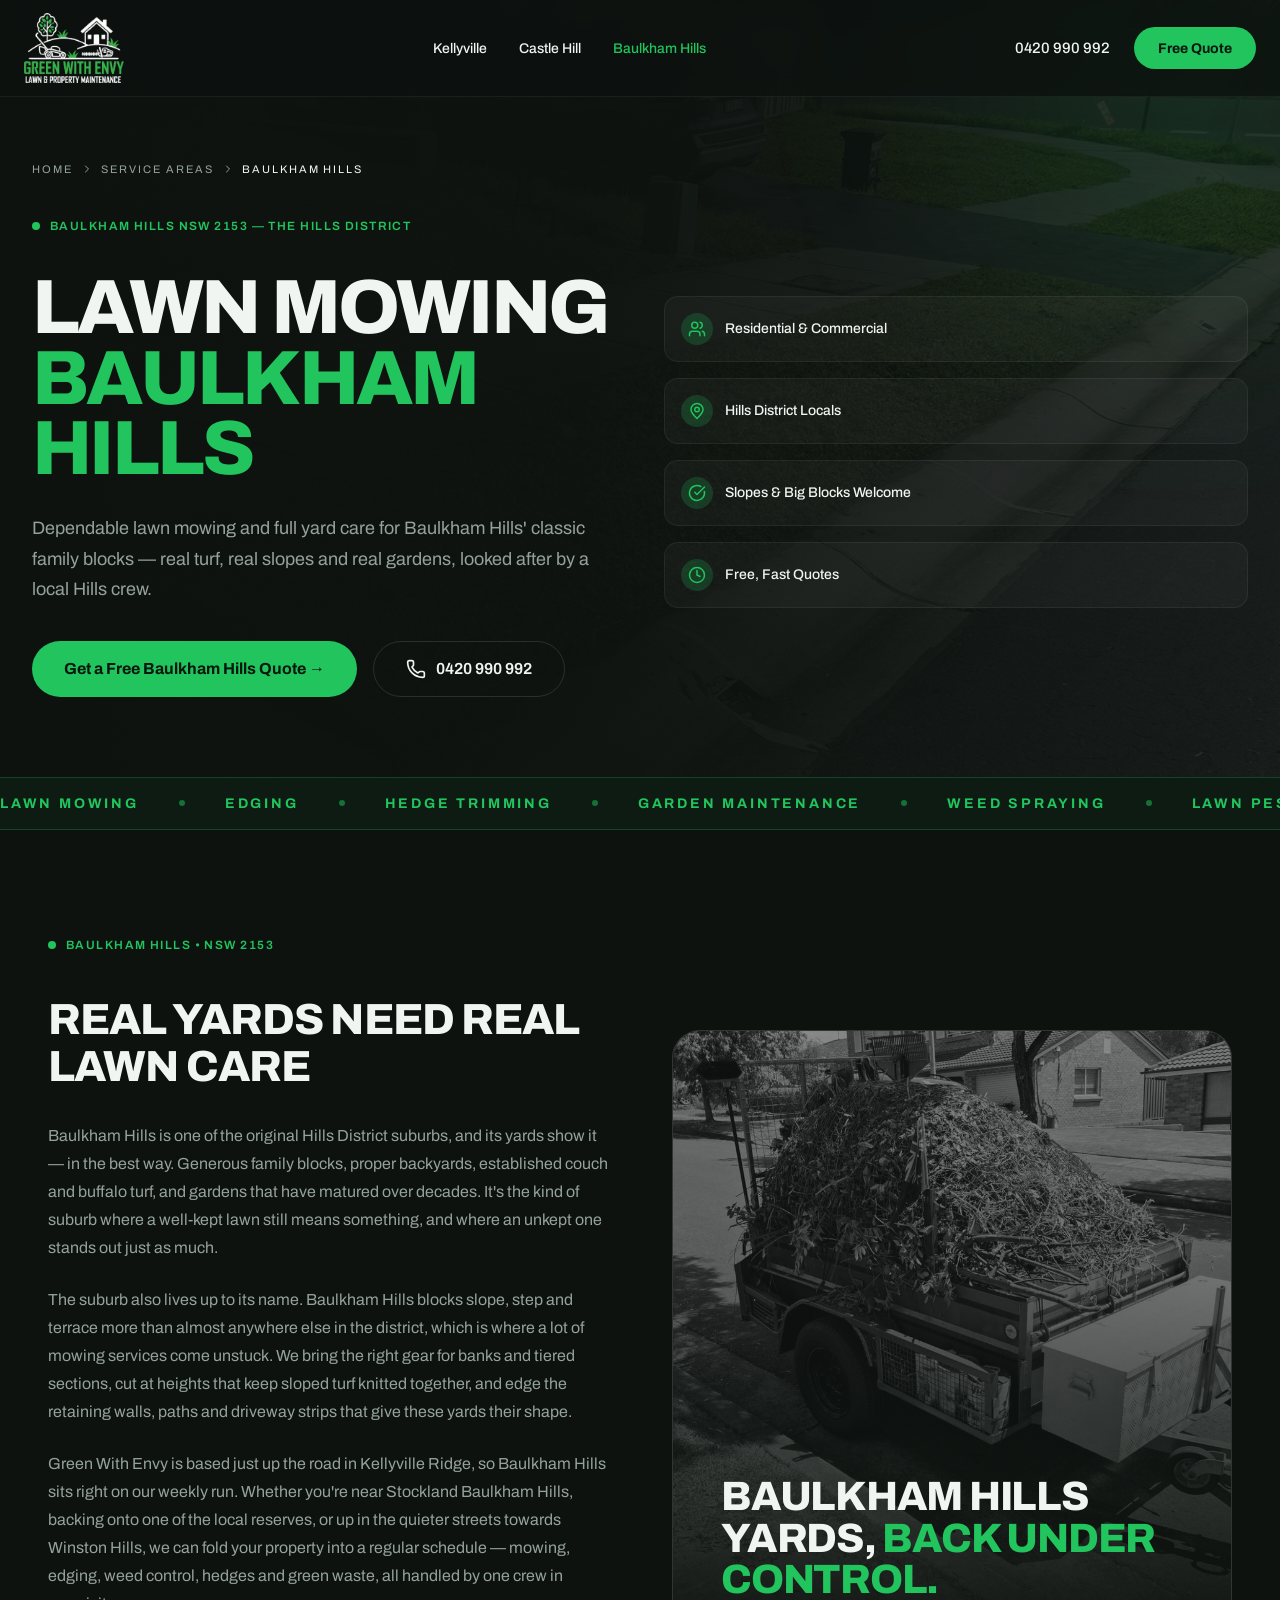
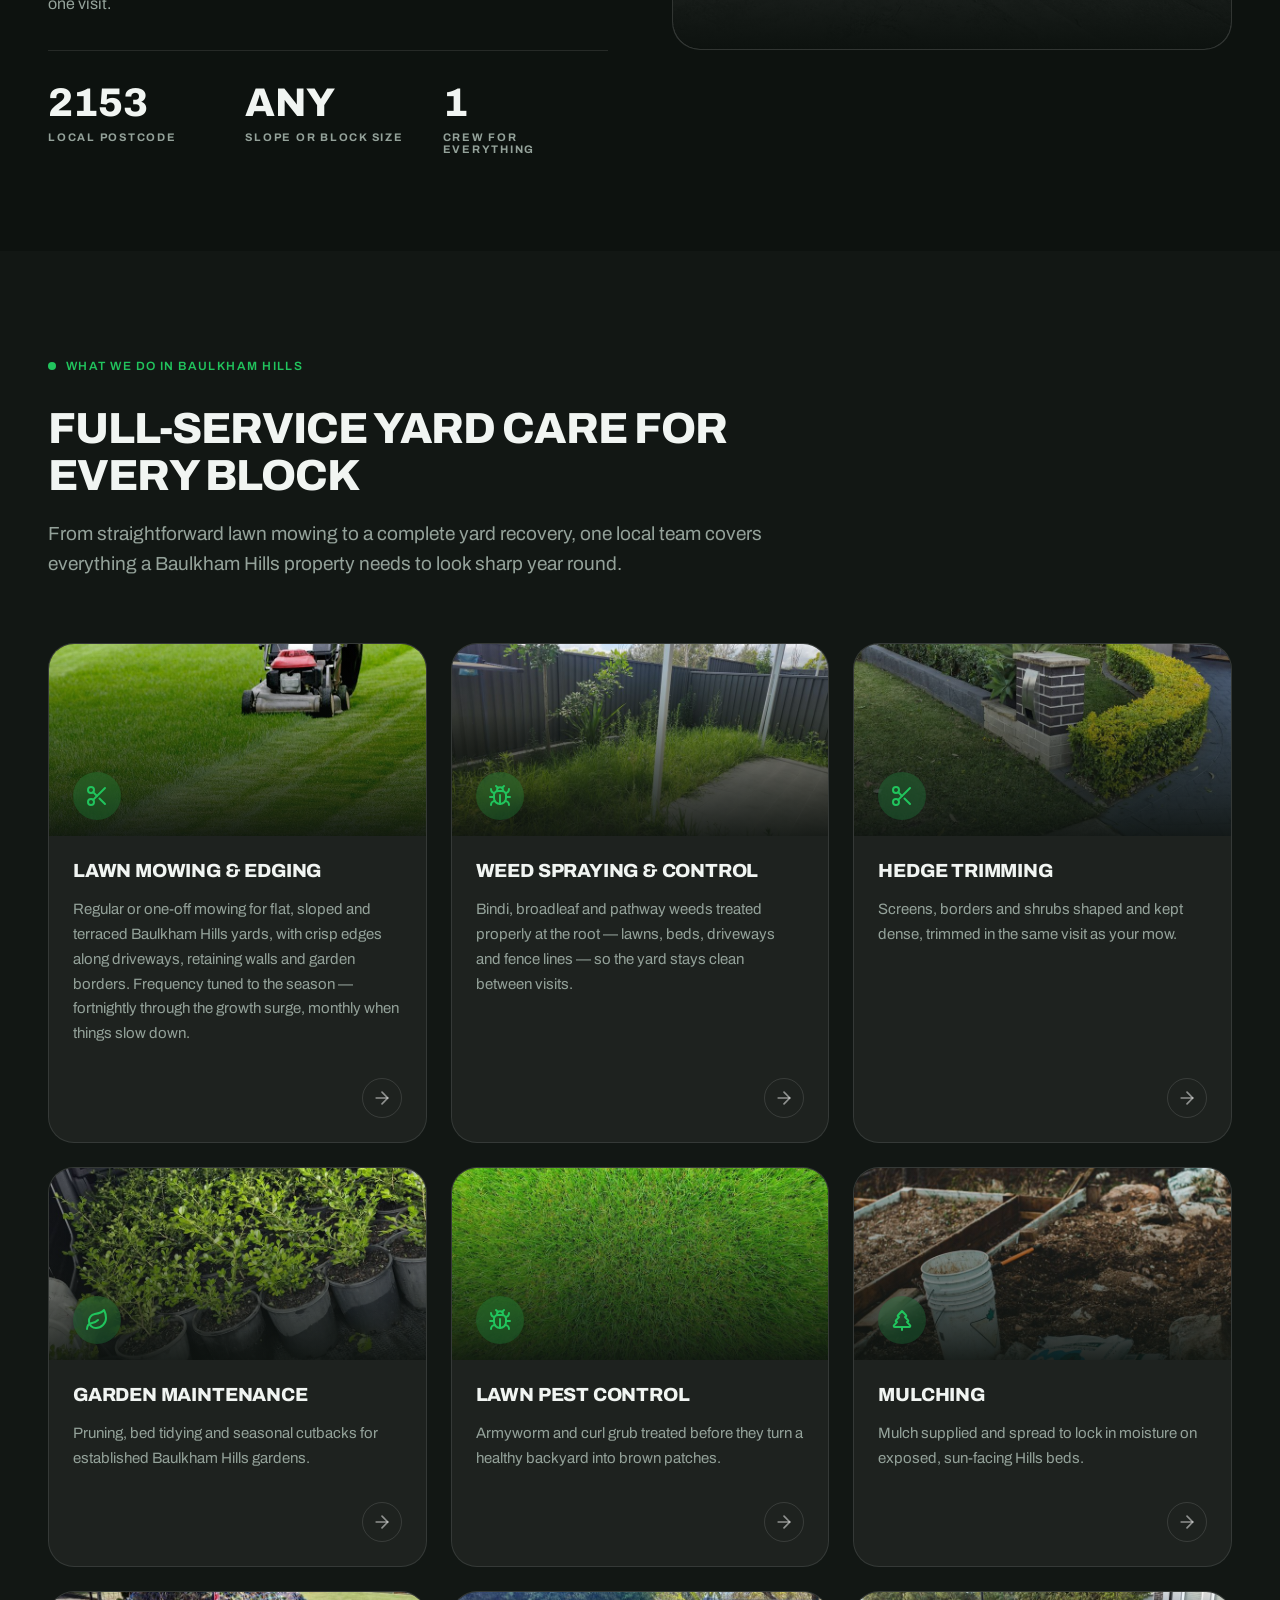
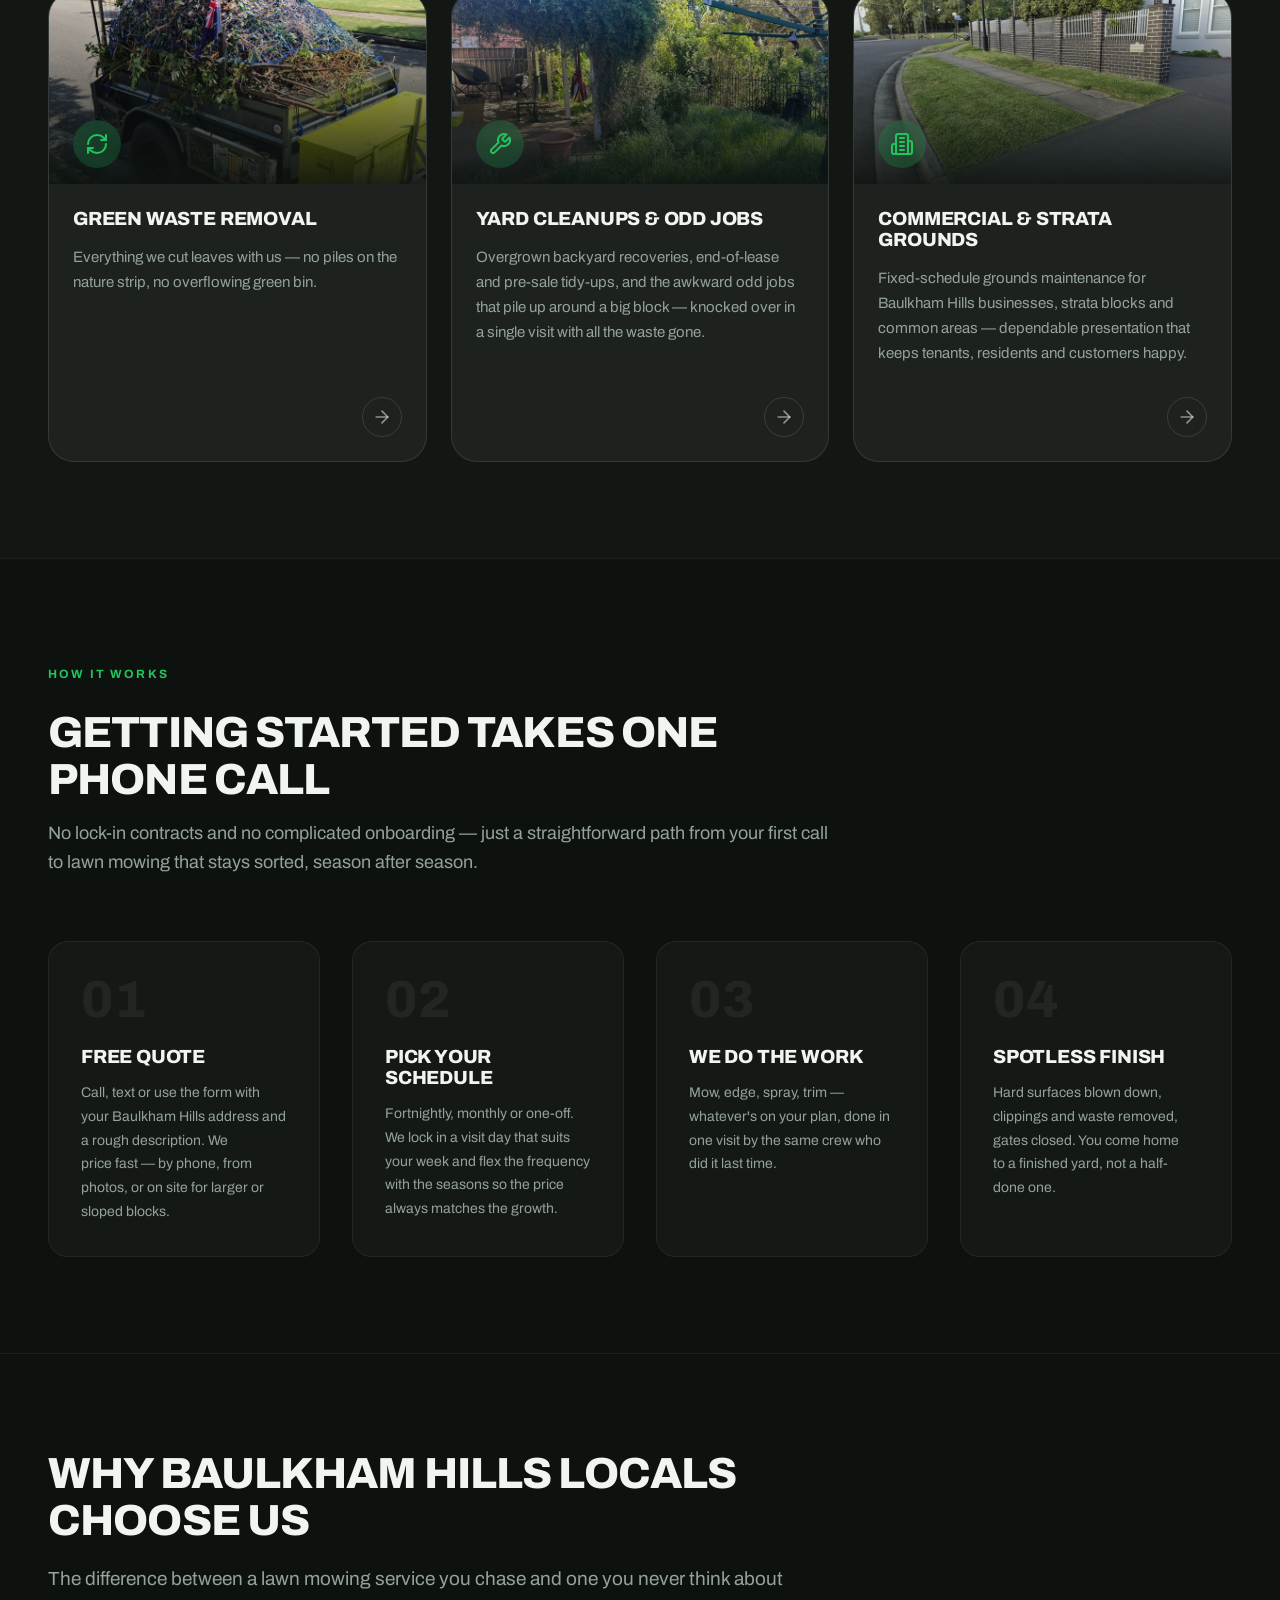
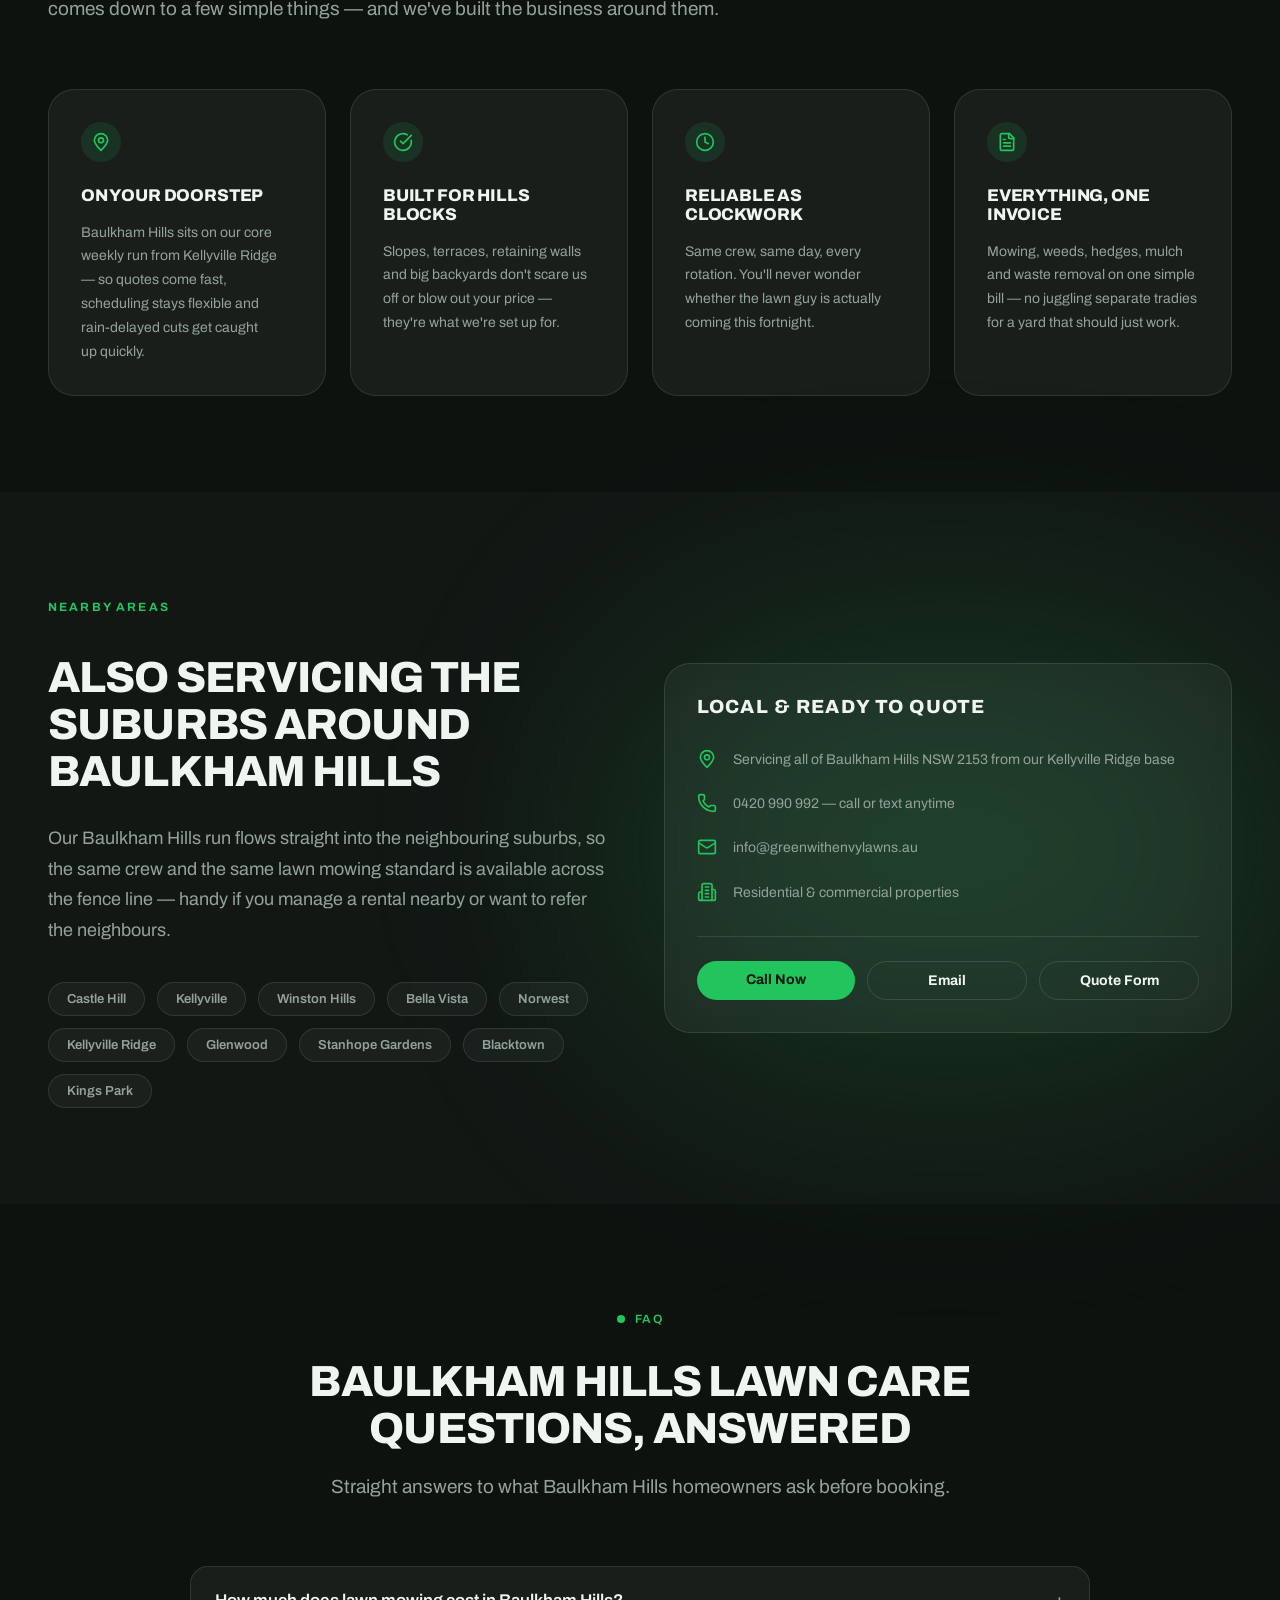
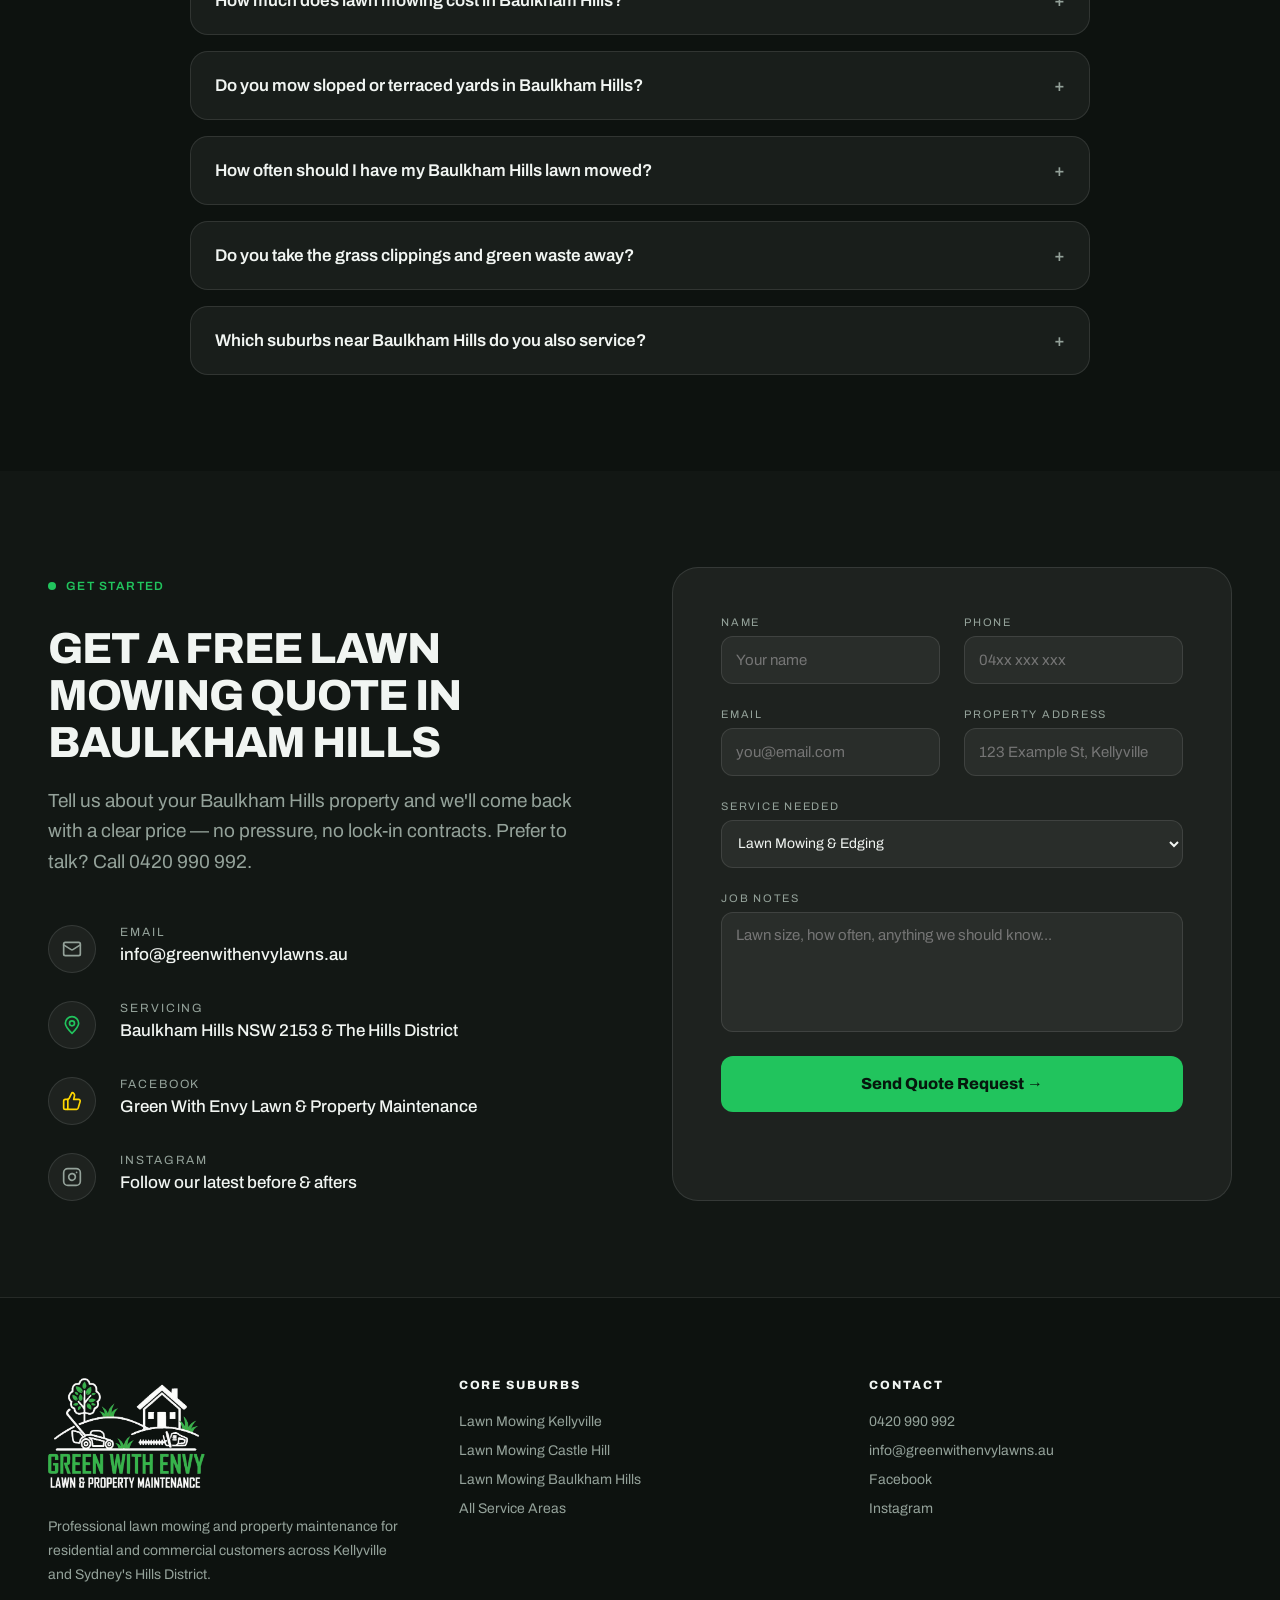
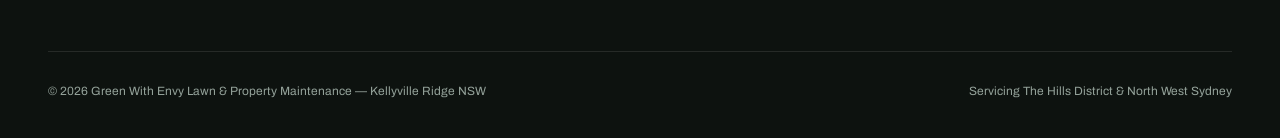
<file: baulkham-hills/index.html>
<!DOCTYPE html>
<html lang="en-AU">
<head>
<meta charset="utf-8">
<meta name="viewport" content="width=device-width, initial-scale=1">
<title>Lawn Mowing Baulkham Hills NSW 2153 | Green With Envy</title>
<meta name="description" content="Dependable lawn mowing & yard care in Baulkham Hills NSW 2153 — slopes, terraces & big blocks welcome. Local Hills crew, free quotes. Call 0420 990 992.">
<link rel="canonical" href="https://greenwithenvylawns.au/baulkham-hills/">
<meta name="geo.region" content="AU-NSW">
<meta name="geo.placename" content="Baulkham Hills, New South Wales">
<meta property="og:type" content="website">
<meta property="og:site_name" content="Green With Envy Lawn & Property Maintenance">
<meta property="og:locale" content="en_AU">
<meta property="og:title" content="Lawn Mowing Baulkham Hills NSW 2153 | Green With Envy">
<meta property="og:description" content="Dependable lawn mowing & yard care in Baulkham Hills NSW 2153 — slopes, terraces & big blocks welcome. Local Hills crew, free quotes. Call 0420 990 992.">
<meta property="og:url" content="https://greenwithenvylawns.au/baulkham-hills/">
<meta property="og:image" content="https://greenwithenvylawns.au/assets/img/lawn-mowing-baulkham-hills-hero.jpg">
<meta name="twitter:card" content="summary_large_image">
<meta name="twitter:title" content="Lawn Mowing Baulkham Hills NSW 2153 | Green With Envy">
<meta name="twitter:description" content="Dependable lawn mowing & yard care in Baulkham Hills NSW 2153 — slopes, terraces & big blocks welcome. Local Hills crew, free quotes. Call 0420 990 992.">
<meta name="twitter:image" content="https://greenwithenvylawns.au/assets/img/lawn-mowing-baulkham-hills-hero.jpg">
<link rel="icon" type="image/png" href="../assets/img/green-with-envy-lawn-property-maintenance-logo.png">
<link rel="preload" href="../assets/fonts/archivo-latin.woff2" as="font" type="font/woff2" crossorigin>
<link rel="preload" href="../assets/img/lawn-mowing-baulkham-hills-hero.jpg" as="image" fetchpriority="high">
<link rel="stylesheet" href="../assets/css/styles.css">
<script type="application/ld+json">
{
  "@context": "https://schema.org",
  "@type": "LocalBusiness",
  "@id": "https://greenwithenvylawns.au/#business",
  "name": "Green With Envy Lawn & Property Maintenance",
  "description": "Locally owned lawn mowing and property maintenance business based in Kellyville Ridge, servicing Kellyville, Castle Hill, Baulkham Hills and 21 suburbs across The Hills District and North West Sydney. Lawn mowing, edging, hedge trimming, garden maintenance, weed spraying, mulching and green waste removal for residential and commercial properties.",
  "url": "https://greenwithenvylawns.au/",
  "telephone": "+61420990992",
  "email": "info@greenwithenvylawns.au",
  "image": "https://greenwithenvylawns.au/assets/img/lawn-mowing-kellyville-hills-district-hero.jpg",
  "logo": "https://greenwithenvylawns.au/assets/img/green-with-envy-lawn-property-maintenance-logo.png",
  "priceRange": "$$",
  "currenciesAccepted": "AUD",
  "address": {
    "@type": "PostalAddress",
    "addressLocality": "Kellyville Ridge",
    "addressRegion": "NSW",
    "postalCode": "2155",
    "addressCountry": "AU"
  },
  "geo": {
    "@type": "GeoCoordinates",
    "latitude": -33.7008,
    "longitude": 150.9187
  },
  "sameAs": [
    "https://www.facebook.com/p/Green-With-Envy-Lawn-Property-Maintenance-61568921274037/",
    "https://www.instagram.com/green_with_envy_lawns/"
  ],
  "areaServed": [
    {
      "@type": "Place",
      "name": "Kellyville NSW"
    },
    {
      "@type": "Place",
      "name": "Castle Hill NSW"
    },
    {
      "@type": "Place",
      "name": "Baulkham Hills NSW"
    },
    {
      "@type": "Place",
      "name": "Kellyville Ridge NSW"
    },
    {
      "@type": "Place",
      "name": "Rouse Hill NSW"
    },
    {
      "@type": "Place",
      "name": "The Ponds NSW"
    },
    {
      "@type": "Place",
      "name": "Stanhope Gardens NSW"
    },
    {
      "@type": "Place",
      "name": "Glenwood NSW"
    },
    {
      "@type": "Place",
      "name": "Bella Vista NSW"
    },
    {
      "@type": "Place",
      "name": "Norwest NSW"
    },
    {
      "@type": "Place",
      "name": "Box Hill NSW"
    },
    {
      "@type": "Place",
      "name": "Tallawong NSW"
    },
    {
      "@type": "Place",
      "name": "Riverstone NSW"
    },
    {
      "@type": "Place",
      "name": "Marsden Park NSW"
    },
    {
      "@type": "Place",
      "name": "Quakers Hill NSW"
    },
    {
      "@type": "Place",
      "name": "Winston Hills NSW"
    },
    {
      "@type": "Place",
      "name": "Dural NSW"
    },
    {
      "@type": "Place",
      "name": "Blacktown NSW"
    },
    {
      "@type": "Place",
      "name": "Maraylya NSW"
    },
    {
      "@type": "Place",
      "name": "Kings Park NSW"
    },
    {
      "@type": "Place",
      "name": "Bungarribee NSW"
    }
  ],
  "hasOfferCatalog": {
    "@type": "OfferCatalog",
    "name": "Lawn & Garden Services",
    "itemListElement": [
      {
        "@type": "Offer",
        "itemOffered": {
          "@type": "Service",
          "name": "Lawn Mowing & Edging"
        }
      },
      {
        "@type": "Offer",
        "itemOffered": {
          "@type": "Service",
          "name": "Hedge Trimming"
        }
      },
      {
        "@type": "Offer",
        "itemOffered": {
          "@type": "Service",
          "name": "Garden Maintenance"
        }
      },
      {
        "@type": "Offer",
        "itemOffered": {
          "@type": "Service",
          "name": "Weed Spraying & Control"
        }
      },
      {
        "@type": "Offer",
        "itemOffered": {
          "@type": "Service",
          "name": "Lawn Pest Control"
        }
      },
      {
        "@type": "Offer",
        "itemOffered": {
          "@type": "Service",
          "name": "Mulching"
        }
      },
      {
        "@type": "Offer",
        "itemOffered": {
          "@type": "Service",
          "name": "Green Waste Removal"
        }
      },
      {
        "@type": "Offer",
        "itemOffered": {
          "@type": "Service",
          "name": "Yard Cleanups & Odd Jobs"
        }
      },
      {
        "@type": "Offer",
        "itemOffered": {
          "@type": "Service",
          "name": "Commercial & Strata Grounds Maintenance"
        }
      }
    ]
  }
}
</script>
<script type="application/ld+json">
{
  "@context": "https://schema.org",
  "@type": "Service",
  "name": "Lawn Mowing Baulkham Hills",
  "serviceType": "Lawn mowing and property maintenance",
  "url": "https://greenwithenvylawns.au/baulkham-hills/",
  "provider": {
    "@id": "https://greenwithenvylawns.au/#business"
  },
  "areaServed": {
    "@type": "Place",
    "name": "Baulkham Hills NSW 2153"
  }
}
</script>
<script type="application/ld+json">
{
  "@context": "https://schema.org",
  "@type": "BreadcrumbList",
  "itemListElement": [
    {
      "@type": "ListItem",
      "position": 1,
      "name": "Home",
      "item": "https://greenwithenvylawns.au/"
    },
    {
      "@type": "ListItem",
      "position": 2,
      "name": "Service Areas",
      "item": "https://greenwithenvylawns.au/#service-areas"
    },
    {
      "@type": "ListItem",
      "position": 3,
      "name": "Lawn Mowing Baulkham Hills",
      "item": "https://greenwithenvylawns.au/baulkham-hills/"
    }
  ]
}
</script>
<script type="application/ld+json">
{
  "@context": "https://schema.org",
  "@type": "FAQPage",
  "mainEntity": [
    {
      "@type": "Question",
      "name": "How much does lawn mowing cost in Baulkham Hills?",
      "acceptedAnswer": {
        "@type": "Answer",
        "text": "Every block is different, but for a standard residential block in Baulkham Hills, our regular mowing service starts from a competitive rate. Factors like block size, slopes, retaining walls, and how overgrown the yard is will affect the price. We always provide a clear, upfront quote before starting any work."
      }
    },
    {
      "@type": "Question",
      "name": "Do you mow sloped or terraced yards in Baulkham Hills?",
      "acceptedAnswer": {
        "@type": "Answer",
        "text": "Yes, absolutely. Baulkham Hills is known for its slopes and terraces. We have the right commercial-grade equipment and experience to safely and effectively mow and edge sloped properties, ensuring a clean finish even on tricky terrain."
      }
    },
    {
      "@type": "Question",
      "name": "How often should I have my Baulkham Hills lawn mowed?",
      "acceptedAnswer": {
        "@type": "Answer",
        "text": "For most couch and buffalo lawns in Baulkham Hills, fortnightly mowing through Spring and Summer keeps the turf dense and healthy, stretching out to every 3-4 weeks over Winter. We adjust your schedule with the seasons so you only pay for the cuts your lawn actually needs."
      }
    },
    {
      "@type": "Question",
      "name": "Do you take the grass clippings and green waste away?",
      "acceptedAnswer": {
        "@type": "Answer",
        "text": "Yes. Unless you specifically ask us to put clippings in your green bin or compost, we remove all grass clippings, hedge trimmings, and green waste from the property, leaving your yard and nature strip completely spotless."
      }
    },
    {
      "@type": "Question",
      "name": "Which suburbs near Baulkham Hills do you also service?",
      "acceptedAnswer": {
        "@type": "Answer",
        "text": "We service the entire Hills District. Our core run around Baulkham Hills includes Castle Hill, Kellyville, Winston Hills, Bella Vista, Norwest, and Glenwood. If you're nearby, we can easily fit you into our regular schedule."
      }
    }
  ]
}
</script>
</head>
<body>

<header class="site-header">
  <div class="bar">
    <a class="brand" href="../" aria-label="Green With Envy Lawn & Property Maintenance — home">
      <img src="../assets/img/green-with-envy-lawn-property-maintenance-logo.png" alt="Green With Envy Lawn & Property Maintenance logo" width="528" height="369">
    </a>
    <nav class="nav-desktop" aria-label="Service areas">
      <a href="../">Kellyville</a>
      <a href="../castle-hill/">Castle Hill</a>
      <a href="../baulkham-hills/" aria-current="page">Baulkham Hills</a>
    </nav>
    <div class="header-actions">
      <a class="header-phone" href="tel:0420990992">0420 990 992</a>
      <button class="btn-quote-header" type="button" data-open-quote>Free Quote</button>
      <button class="nav-burger" type="button" data-open-menu aria-label="Open menu"><svg class="icon" width="24" height="24" viewBox="0 0 24 24" fill="none" stroke="currentColor" stroke-width="2" stroke-linecap="round" stroke-linejoin="round" aria-hidden="true"><path d="M4 6h16"/><path d="M4 12h16"/><path d="M4 18h16"/></svg></button>
    </div>
  </div>
</header>

<div class="menu-overlay" id="mobile-menu" hidden>
  <div class="menu-panel">
    <div class="menu-head">
      <div class="menu-title">Menu</div>
      <button type="button" class="menu-close" data-close-menu aria-label="Close menu"><svg class="icon" width="20" height="20" viewBox="0 0 24 24" fill="none" stroke="currentColor" stroke-width="2" stroke-linecap="round" stroke-linejoin="round" aria-hidden="true"><path d="M18 6 6 18"/><path d="m6 6 12 12"/></svg></button>
    </div>
    <nav aria-label="Service areas">
      <a href="../">Kellyville</a>
      <a href="../castle-hill/">Castle Hill</a>
      <a href="../baulkham-hills/">Baulkham Hills</a>
    </nav>
    <div class="menu-contact">
      <a href="tel:0420990992">0420 990 992</a>
      <button type="button" class="btn-quote-menu" data-open-quote>Free Quote</button>
    </div>
  </div>
</div>

<div class="cursor" aria-hidden="true"><div class="cursor-dot"></div></div>

<main>

  <section class="hero hero--area">
    <div class="hero-bg">
      <img src="../assets/img/lawn-mowing-baulkham-hills-hero.jpg" alt="Freshly mowed front lawn and clean footpath after a Green With Envy tidy-up" width="1600" height="900" fetchpriority="high">
      <div class="hero-scrim"></div>
    </div>
    <div class="hero-glow"></div>
    <div class="inner">
      <nav aria-label="Breadcrumb">
        <ol class="breadcrumbs">
          <li><a href="../">Home</a> <svg class="icon" width="12" height="12" viewBox="0 0 24 24" fill="none" stroke="currentColor" stroke-width="2" stroke-linecap="round" stroke-linejoin="round" aria-hidden="true"><path d="m9 18 6-6-6-6"/></svg></li>
          <li><a href="../#service-areas">Service Areas</a> <svg class="icon" width="12" height="12" viewBox="0 0 24 24" fill="none" stroke="currentColor" stroke-width="2" stroke-linecap="round" stroke-linejoin="round" aria-hidden="true"><path d="m9 18 6-6-6-6"/></svg></li>
          <li class="current" aria-current="page">Baulkham Hills</li>
        </ol>
      </nav>
      <div class="hero-grid">
        <div class="hero-copy">
          <p class="eyebrow"><span class="dot dot--pulse"></span> Baulkham Hills NSW 2153 — The Hills District</p>
          <h1>Lawn Mowing<br><span class="accent">Baulkham Hills</span></h1>
          <p class="hero-blurb">Dependable lawn mowing and full yard care for Baulkham Hills' classic family blocks — real turf, real slopes and real gardens, looked after by a local Hills crew.</p>
          <div class="hero-ctas">
            <button type="button" class="btn-primary" data-open-quote>Get a Free Baulkham Hills Quote →</button>
            <a class="btn-ghost" href="tel:0420990992"><svg class="icon" width="20" height="20" viewBox="0 0 24 24" fill="none" stroke="currentColor" stroke-width="2" stroke-linecap="round" stroke-linejoin="round" aria-hidden="true"><path d="M13.83 16.57a1 1 0 0 0 1.21-.3l.36-.47A2 2 0 0 1 17 15h3a2 2 0 0 1 2 2v3a2 2 0 0 1-2 2A18 18 0 0 1 2 4a2 2 0 0 1 2-2h3a2 2 0 0 1 2 2v3a2 2 0 0 1-.8 1.6l-.47.35a1 1 0 0 0-.29 1.23 14 14 0 0 0 6.39 6.39"/></svg> 0420 990 992</a>
          </div>
        </div>
        <ul class="hero-features" style="list-style:none;margin:0;padding:0;">
        <li class="hero-feature"><span class="fi"><svg class="icon" width="18" height="18" viewBox="0 0 24 24" fill="none" stroke="currentColor" stroke-width="2" stroke-linecap="round" stroke-linejoin="round" aria-hidden="true"><path d="M16 21v-2a4 4 0 0 0-4-4H6a4 4 0 0 0-4 4v2"/><circle cx="9" cy="7" r="4"/><path d="M22 21v-2a4 4 0 0 0-3-3.87"/><path d="M16 3.13a4 4 0 0 1 0 7.75"/></svg></span><span>Residential &amp; Commercial</span></li>
        <li class="hero-feature"><span class="fi"><svg class="icon" width="18" height="18" viewBox="0 0 24 24" fill="none" stroke="currentColor" stroke-width="2" stroke-linecap="round" stroke-linejoin="round" aria-hidden="true"><path d="M20 10c0 4.4-8 12-8 12s-8-7.6-8-12a8 8 0 0 1 16 0Z"/><circle cx="12" cy="10" r="3"/></svg></span><span>Hills District Locals</span></li>
        <li class="hero-feature"><span class="fi"><svg class="icon" width="18" height="18" viewBox="0 0 24 24" fill="none" stroke="currentColor" stroke-width="2" stroke-linecap="round" stroke-linejoin="round" aria-hidden="true"><path d="M21.8 10A10 10 0 1 1 17 3.34"/><path d="m9 11 3 3L22 4"/></svg></span><span>Slopes &amp; Big Blocks Welcome</span></li>
        <li class="hero-feature"><span class="fi"><svg class="icon" width="18" height="18" viewBox="0 0 24 24" fill="none" stroke="currentColor" stroke-width="2" stroke-linecap="round" stroke-linejoin="round" aria-hidden="true"><circle cx="12" cy="12" r="10"/><path d="M12 6v6l4 2"/></svg></span><span>Free, Fast Quotes</span></li>
        </ul>
      </div>
    </div>
  </section>

  <div class="marquee" aria-hidden="true">
    <div class="track"><div class="set"><span>Lawn Mowing</span><span>Edging</span><span>Hedge Trimming</span><span>Garden Maintenance</span><span>Weed Spraying</span><span>Lawn Pest Control</span><span>Mulching</span><span>Green Waste Removal</span><span>Yard Cleanups</span><span>Commercial Grounds</span></div><div class="set"><span>Lawn Mowing</span><span>Edging</span><span>Hedge Trimming</span><span>Garden Maintenance</span><span>Weed Spraying</span><span>Lawn Pest Control</span><span>Mulching</span><span>Green Waste Removal</span><span>Yard Cleanups</span><span>Commercial Grounds</span></div></div>
  </div>

  <section class="section" id="about" aria-labelledby="about-heading">
    <div class="container">
      <div class="about-grid">
        <div class="about-copy">
          <p class="eyebrow"><span class="dot"></span> Baulkham Hills • NSW 2153</p>
          <h2 id="about-heading">Real Yards Need Real Lawn Care</h2>
          <div class="paras">
          <p>Baulkham Hills is one of the original Hills District suburbs, and its yards show it — in the best way. Generous family blocks, proper backyards, established couch and buffalo turf, and gardens that have matured over decades. It's the kind of suburb where a well-kept lawn still means something, and where an unkept one stands out just as much.</p>
          <p>The suburb also lives up to its name. Baulkham Hills blocks slope, step and terrace more than almost anywhere else in the district, which is where a lot of mowing services come unstuck. We bring the right gear for banks and tiered sections, cut at heights that keep sloped turf knitted together, and edge the retaining walls, paths and driveway strips that give these yards their shape.</p>
          <p>Green With Envy is based just up the road in Kellyville Ridge, so Baulkham Hills sits right on our weekly run. Whether you're near Stockland Baulkham Hills, backing onto one of the local reserves, or up in the quieter streets towards Winston Hills, we can fold your property into a regular schedule — mowing, edging, weed control, hedges and green waste, all handled by one crew in one visit.</p>
          </div>
          <div class="about-stats">
          <div><div class="value">2153</div><div class="label">Local Postcode</div></div>
          <div><div class="value">ANY</div><div class="label">Slope Or Block Size</div></div>
          <div><div class="value">1</div><div class="label">Crew For Everything</div></div>
          </div>
        </div>
        <div class="about-visual">
          <img src="../assets/img/green-waste-trailer-baulkham-hills.jpg" alt="Green With Envy trailer loaded with green waste under a cargo net after a Baulkham Hills yard cleanup" loading="lazy">
          <div class="scrim"></div>
          <p class="overlay-title">Baulkham Hills Yards, <span class="accent">Back Under Control.</span></p>
        </div>
      </div>
    </div>
  </section>

  <section class="section section--tint" id="services" aria-labelledby="services-heading">
    <div class="container">
      <div class="section-head">
        <p class="eyebrow"><span class="dot"></span> What We Do In Baulkham Hills</p>
        <h2 id="services-heading">Full-Service Yard Care For Every Block</h2>
        <p class="blurb">From straightforward lawn mowing to a complete yard recovery, one local team covers everything a Baulkham Hills property needs to look sharp year round.</p>
      </div>
      <div class="services-grid">
        <article class="service-card">
          <div class="service-media">
            <img src="../assets/img/lawn-mowing-edging-service.jpg" alt="Mower cutting crisp stripes into a lush green lawn" loading="lazy" width="800">
            <div class="scrim"></div>
            <div class="si"><svg class="icon" width="24" height="24" viewBox="0 0 24 24" fill="none" stroke="currentColor" stroke-width="2" stroke-linecap="round" stroke-linejoin="round" aria-hidden="true"><circle cx="6" cy="6" r="3"/><circle cx="6" cy="18" r="3"/><path d="M20 4 8.12 15.88"/><path d="M14.47 14.48 20 20"/><path d="M8.12 8.12 12 12"/></svg></div>
          </div>
          <div class="service-body">
            <h3>Lawn Mowing &amp; Edging</h3>
            <p>Regular or one-off mowing for flat, sloped and terraced Baulkham Hills yards, with crisp edges along driveways, retaining walls and garden borders. Frequency tuned to the season — fortnightly through the growth surge, monthly when things slow down.</p>
            <button type="button" class="go" data-open-quote aria-label="Get a quote for Lawn Mowing &amp; Edging"><svg class="icon" width="20" height="20" viewBox="0 0 24 24" fill="none" stroke="currentColor" stroke-width="2" stroke-linecap="round" stroke-linejoin="round" aria-hidden="true"><path d="M5 12h14"/><path d="m12 5 7 7-7 7"/></svg></button>
          </div>
        </article>
        <article class="service-card">
          <div class="service-media">
            <img src="../assets/img/weed-control-service.jpg" alt="Backyard overrun with tall weeds along the fence line before weed spraying and control" loading="lazy" width="800">
            <div class="scrim"></div>
            <div class="si"><svg class="icon" width="24" height="24" viewBox="0 0 24 24" fill="none" stroke="currentColor" stroke-width="2" stroke-linecap="round" stroke-linejoin="round" aria-hidden="true"><path d="m8 2 1.88 1.88"/><path d="M14.12 3.88 16 2"/><path d="M9 7.13v-1a3 3 0 1 1 6 0v1"/><path d="M12 20c-3.3 0-6-2.7-6-6v-3a4 4 0 0 1 4-4h4a4 4 0 0 1 4 4v3c0 3.3-2.7 6-6 6"/><path d="M12 20v-9"/><path d="M6.53 9C4.6 8.8 3 7.1 3 5"/><path d="M6 13H2"/><path d="M3 21c0-2.1 1.7-3.9 3.8-4"/><path d="M20.97 5c0 2.1-1.6 3.8-3.5 4"/><path d="M22 13h-4"/><path d="M17.2 17c2.1.1 3.8 1.9 3.8 4"/></svg></div>
          </div>
          <div class="service-body">
            <h3>Weed Spraying &amp; Control</h3>
            <p>Bindi, broadleaf and pathway weeds treated properly at the root — lawns, beds, driveways and fence lines — so the yard stays clean between visits.</p>
            <button type="button" class="go" data-open-quote aria-label="Get a quote for Weed Spraying &amp; Control"><svg class="icon" width="20" height="20" viewBox="0 0 24 24" fill="none" stroke="currentColor" stroke-width="2" stroke-linecap="round" stroke-linejoin="round" aria-hidden="true"><path d="M5 12h14"/><path d="m12 5 7 7-7 7"/></svg></button>
          </div>
        </article>
        <article class="service-card">
          <div class="service-media">
            <img src="../assets/img/hedge-trimming-service.jpg" alt="Shaped box hedges and tidy borders in a Hills District front garden" loading="lazy" width="800">
            <div class="scrim"></div>
            <div class="si"><svg class="icon" width="24" height="24" viewBox="0 0 24 24" fill="none" stroke="currentColor" stroke-width="2" stroke-linecap="round" stroke-linejoin="round" aria-hidden="true"><circle cx="6" cy="6" r="3"/><circle cx="6" cy="18" r="3"/><path d="M20 4 8.12 15.88"/><path d="M14.47 14.48 20 20"/><path d="M8.12 8.12 12 12"/></svg></div>
          </div>
          <div class="service-body">
            <h3>Hedge Trimming</h3>
            <p>Screens, borders and shrubs shaped and kept dense, trimmed in the same visit as your mow.</p>
            <button type="button" class="go" data-open-quote aria-label="Get a quote for Hedge Trimming"><svg class="icon" width="20" height="20" viewBox="0 0 24 24" fill="none" stroke="currentColor" stroke-width="2" stroke-linecap="round" stroke-linejoin="round" aria-hidden="true"><path d="M5 12h14"/><path d="m12 5 7 7-7 7"/></svg></button>
          </div>
        </article>
        <article class="service-card">
          <div class="service-media">
            <img src="../assets/img/garden-maintenance-service.jpg" alt="Van loaded with potted plants for a garden maintenance job" loading="lazy" width="800">
            <div class="scrim"></div>
            <div class="si"><svg class="icon" width="24" height="24" viewBox="0 0 24 24" fill="none" stroke="currentColor" stroke-width="2" stroke-linecap="round" stroke-linejoin="round" aria-hidden="true"><path d="M11 20A7 7 0 0 1 9.8 6.1C15.5 5 17 4.48 19 2c1 2 2 4.18 2 8 0 5.5-4.78 10-10 10Z"/><path d="M2 21c0-3 1.85-5.36 5.08-6C9.5 14.52 12 13 13 12"/></svg></div>
          </div>
          <div class="service-body">
            <h3>Garden Maintenance</h3>
            <p>Pruning, bed tidying and seasonal cutbacks for established Baulkham Hills gardens.</p>
            <button type="button" class="go" data-open-quote aria-label="Get a quote for Garden Maintenance"><svg class="icon" width="20" height="20" viewBox="0 0 24 24" fill="none" stroke="currentColor" stroke-width="2" stroke-linecap="round" stroke-linejoin="round" aria-hidden="true"><path d="M5 12h14"/><path d="m12 5 7 7-7 7"/></svg></button>
          </div>
        </article>
        <article class="service-card">
          <div class="service-media">
            <img src="../assets/img/lawn-pest-control-service.jpg" alt="Dense healthy green turf protected by lawn pest control" loading="lazy" width="800">
            <div class="scrim"></div>
            <div class="si"><svg class="icon" width="24" height="24" viewBox="0 0 24 24" fill="none" stroke="currentColor" stroke-width="2" stroke-linecap="round" stroke-linejoin="round" aria-hidden="true"><path d="m8 2 1.88 1.88"/><path d="M14.12 3.88 16 2"/><path d="M9 7.13v-1a3 3 0 1 1 6 0v1"/><path d="M12 20c-3.3 0-6-2.7-6-6v-3a4 4 0 0 1 4-4h4a4 4 0 0 1 4 4v3c0 3.3-2.7 6-6 6"/><path d="M12 20v-9"/><path d="M6.53 9C4.6 8.8 3 7.1 3 5"/><path d="M6 13H2"/><path d="M3 21c0-2.1 1.7-3.9 3.8-4"/><path d="M20.97 5c0 2.1-1.6 3.8-3.5 4"/><path d="M22 13h-4"/><path d="M17.2 17c2.1.1 3.8 1.9 3.8 4"/></svg></div>
          </div>
          <div class="service-body">
            <h3>Lawn Pest Control</h3>
            <p>Armyworm and curl grub treated before they turn a healthy backyard into brown patches.</p>
            <button type="button" class="go" data-open-quote aria-label="Get a quote for Lawn Pest Control"><svg class="icon" width="20" height="20" viewBox="0 0 24 24" fill="none" stroke="currentColor" stroke-width="2" stroke-linecap="round" stroke-linejoin="round" aria-hidden="true"><path d="M5 12h14"/><path d="m12 5 7 7-7 7"/></svg></button>
          </div>
        </article>
        <article class="service-card">
          <div class="service-media">
            <img src="../assets/img/mulching-service.jpg" alt="Garden beds being prepared and mulched" loading="lazy" width="800">
            <div class="scrim"></div>
            <div class="si"><svg class="icon" width="24" height="24" viewBox="0 0 24 24" fill="none" stroke="currentColor" stroke-width="2" stroke-linecap="round" stroke-linejoin="round" aria-hidden="true"><path d="m17 14 3 3.3a1 1 0 0 1-.7 1.7H4.7a1 1 0 0 1-.7-1.7L7 14h-.3a1 1 0 0 1-.7-1.7L9 9h-.2A1 1 0 0 1 8 7.3L12 3l4 4.3a1 1 0 0 1-.8 1.7H15l3 3.3a1 1 0 0 1-.7 1.7H17Z"/><path d="M12 22v-3"/></svg></div>
          </div>
          <div class="service-body">
            <h3>Mulching</h3>
            <p>Mulch supplied and spread to lock in moisture on exposed, sun-facing Hills beds.</p>
            <button type="button" class="go" data-open-quote aria-label="Get a quote for Mulching"><svg class="icon" width="20" height="20" viewBox="0 0 24 24" fill="none" stroke="currentColor" stroke-width="2" stroke-linecap="round" stroke-linejoin="round" aria-hidden="true"><path d="M5 12h14"/><path d="m12 5 7 7-7 7"/></svg></button>
          </div>
        </article>
        <article class="service-card">
          <div class="service-media">
            <img src="../assets/img/green-waste-removal-service.jpg" alt="Green With Envy trailer loaded with green waste under a cargo net" loading="lazy" width="800">
            <div class="scrim"></div>
            <div class="si"><svg class="icon" width="24" height="24" viewBox="0 0 24 24" fill="none" stroke="currentColor" stroke-width="2" stroke-linecap="round" stroke-linejoin="round" aria-hidden="true"><path d="M3 12a9 9 0 0 1 9-9 9.75 9.75 0 0 1 6.74 2.74L21 8"/><path d="M21 3v5h-5"/><path d="M21 12a9 9 0 0 1-9 9 9.75 9.75 0 0 1-6.74-2.74L3 16"/><path d="M8 16H3v5"/></svg></div>
          </div>
          <div class="service-body">
            <h3>Green Waste Removal</h3>
            <p>Everything we cut leaves with us — no piles on the nature strip, no overflowing green bin.</p>
            <button type="button" class="go" data-open-quote aria-label="Get a quote for Green Waste Removal"><svg class="icon" width="20" height="20" viewBox="0 0 24 24" fill="none" stroke="currentColor" stroke-width="2" stroke-linecap="round" stroke-linejoin="round" aria-hidden="true"><path d="M5 12h14"/><path d="m12 5 7 7-7 7"/></svg></button>
          </div>
        </article>
        <article class="service-card">
          <div class="service-media">
            <img src="../assets/img/yard-cleanup-service.jpg" alt="Heavily overgrown backyard with waist-high grass before a full yard cleanup" loading="lazy" width="800">
            <div class="scrim"></div>
            <div class="si"><svg class="icon" width="24" height="24" viewBox="0 0 24 24" fill="none" stroke="currentColor" stroke-width="2" stroke-linecap="round" stroke-linejoin="round" aria-hidden="true"><path d="M14.7 6.3a1 1 0 0 0 0 1.4l1.6 1.6a1 1 0 0 0 1.4 0l3.77-3.77a6 6 0 0 1-7.94 7.94l-6.91 6.91a2.12 2.12 0 0 1-3-3l6.91-6.91a6 6 0 0 1 7.94-7.94l-3.76 3.76z"/></svg></div>
          </div>
          <div class="service-body">
            <h3>Yard Cleanups &amp; Odd Jobs</h3>
            <p>Overgrown backyard recoveries, end-of-lease and pre-sale tidy-ups, and the awkward odd jobs that pile up around a big block — knocked over in a single visit with all the waste gone.</p>
            <button type="button" class="go" data-open-quote aria-label="Get a quote for Yard Cleanups &amp; Odd Jobs"><svg class="icon" width="20" height="20" viewBox="0 0 24 24" fill="none" stroke="currentColor" stroke-width="2" stroke-linecap="round" stroke-linejoin="round" aria-hidden="true"><path d="M5 12h14"/><path d="m12 5 7 7-7 7"/></svg></button>
          </div>
        </article>
        <article class="service-card">
          <div class="service-media">
            <img src="../assets/img/commercial-strata-grounds-service.jpg" alt="Neatly mowed verge along a commercial estate fence line" loading="lazy" width="800">
            <div class="scrim"></div>
            <div class="si"><svg class="icon" width="24" height="24" viewBox="0 0 24 24" fill="none" stroke="currentColor" stroke-width="2" stroke-linecap="round" stroke-linejoin="round" aria-hidden="true"><path d="M6 22V4a2 2 0 0 1 2-2h8a2 2 0 0 1 2 2v18Z"/><path d="M6 12H4a2 2 0 0 0-2 2v6a2 2 0 0 0 2 2h2"/><path d="M18 9h2a2 2 0 0 1 2 2v9a2 2 0 0 1-2 2h-2"/><path d="M10 6h4"/><path d="M10 10h4"/><path d="M10 14h4"/><path d="M10 18h4"/></svg></div>
          </div>
          <div class="service-body">
            <h3>Commercial &amp; Strata Grounds</h3>
            <p>Fixed-schedule grounds maintenance for Baulkham Hills businesses, strata blocks and common areas — dependable presentation that keeps tenants, residents and customers happy.</p>
            <button type="button" class="go" data-open-quote aria-label="Get a quote for Commercial &amp; Strata Grounds"><svg class="icon" width="20" height="20" viewBox="0 0 24 24" fill="none" stroke="currentColor" stroke-width="2" stroke-linecap="round" stroke-linejoin="round" aria-hidden="true"><path d="M5 12h14"/><path d="m12 5 7 7-7 7"/></svg></button>
          </div>
        </article>
      </div>
    </div>
  </section>

  <section class="section section--lined" id="how-it-works" aria-labelledby="steps-heading">
    <div class="container">
      <div class="section-head" style="gap:16px;">
        <p class="kicker">How It Works</p>
        <h2 id="steps-heading">Getting Started Takes One Phone Call</h2>
        <p class="blurb" style="font-size:18px;">No lock-in contracts and no complicated onboarding — just a straightforward path from your first call to lawn mowing that stays sorted, season after season.</p>
      </div>
      <ol class="steps-grid" style="list-style:none;margin:0;padding:0;">
        <li class="step-card"><div class="num" aria-hidden="true">01</div><h3>Free Quote</h3><p>Call, text or use the form with your Baulkham Hills address and a rough description. We price fast — by phone, from photos, or on site for larger or sloped blocks.</p></li>
        <li class="step-card"><div class="num" aria-hidden="true">02</div><h3>Pick Your Schedule</h3><p>Fortnightly, monthly or one-off. We lock in a visit day that suits your week and flex the frequency with the seasons so the price always matches the growth.</p></li>
        <li class="step-card"><div class="num" aria-hidden="true">03</div><h3>We Do The Work</h3><p>Mow, edge, spray, trim — whatever's on your plan, done in one visit by the same crew who did it last time.</p></li>
        <li class="step-card"><div class="num" aria-hidden="true">04</div><h3>Spotless Finish</h3><p>Hard surfaces blown down, clippings and waste removed, gates closed. You come home to a finished yard, not a half-done one.</p></li>
      </ol>
    </div>
  </section>

  <section class="section" id="why-us" aria-labelledby="why-heading">
    <div class="container">
      <div class="section-head">
        <h2 id="why-heading">Why Baulkham Hills Locals Choose Us</h2>
        <p class="blurb">The difference between a lawn mowing service you chase and one you never think about comes down to a few simple things — and we've built the business around them.</p>
      </div>
      <div class="why-grid">
        <div class="why-card"><div class="wi"><svg class="icon" width="20" height="20" viewBox="0 0 24 24" fill="none" stroke="currentColor" stroke-width="2" stroke-linecap="round" stroke-linejoin="round" aria-hidden="true"><path d="M20 10c0 4.4-8 12-8 12s-8-7.6-8-12a8 8 0 0 1 16 0Z"/><circle cx="12" cy="10" r="3"/></svg></div><h3>On Your Doorstep</h3><p>Baulkham Hills sits on our core weekly run from Kellyville Ridge — so quotes come fast, scheduling stays flexible and rain-delayed cuts get caught up quickly.</p></div>
        <div class="why-card"><div class="wi"><svg class="icon" width="20" height="20" viewBox="0 0 24 24" fill="none" stroke="currentColor" stroke-width="2" stroke-linecap="round" stroke-linejoin="round" aria-hidden="true"><path d="M21.8 10A10 10 0 1 1 17 3.34"/><path d="m9 11 3 3L22 4"/></svg></div><h3>Built For Hills Blocks</h3><p>Slopes, terraces, retaining walls and big backyards don't scare us off or blow out your price — they're what we're set up for.</p></div>
        <div class="why-card"><div class="wi"><svg class="icon" width="20" height="20" viewBox="0 0 24 24" fill="none" stroke="currentColor" stroke-width="2" stroke-linecap="round" stroke-linejoin="round" aria-hidden="true"><circle cx="12" cy="12" r="10"/><path d="M12 6v6l4 2"/></svg></div><h3>Reliable As Clockwork</h3><p>Same crew, same day, every rotation. You'll never wonder whether the lawn guy is actually coming this fortnight.</p></div>
        <div class="why-card"><div class="wi"><svg class="icon" width="20" height="20" viewBox="0 0 24 24" fill="none" stroke="currentColor" stroke-width="2" stroke-linecap="round" stroke-linejoin="round" aria-hidden="true"><path d="M15 2H6a2 2 0 0 0-2 2v16a2 2 0 0 0 2 2h12a2 2 0 0 0 2-2V7Z"/><path d="M14 2v4a2 2 0 0 0 2 2h4"/><path d="M16 13H8"/><path d="M16 17H8"/><path d="M10 9H8"/></svg></div><h3>Everything, One Invoice</h3><p>Mowing, weeds, hedges, mulch and waste removal on one simple bill — no juggling separate tradies for a yard that should just work.</p></div>
      </div>
    </div>
  </section>

  <section class="section section--tint" id="service-areas" aria-labelledby="areas-heading">
    <div class="locations-wrap" style="padding:0 24px;">
      <div class="areas-grid">
        <div class="areas-copy">
          <p class="kicker">Nearby Areas</p>
          <h2 id="areas-heading">Also Servicing The Suburbs Around Baulkham Hills</h2>
          <p class="blurb">Our Baulkham Hills run flows straight into the neighbouring suburbs, so the same crew and the same lawn mowing standard is available across the fence line — handy if you manage a rental nearby or want to refer the neighbours.</p>
          <ul class="area-chips">
            <li>Castle Hill</li>
            <li>Kellyville</li>
            <li>Winston Hills</li>
            <li>Bella Vista</li>
            <li>Norwest</li>
            <li>Kellyville Ridge</li>
            <li>Glenwood</li>
            <li>Stanhope Gardens</li>
            <li>Blacktown</li>
            <li>Kings Park</li>
          </ul>
        </div>
        <div class="contact-card-wrap">
          <div class="contact-card">
            <h3>Local &amp; Ready To Quote</h3>
            <div class="rows">
              <div class="row"><span class="ci"><svg class="icon" width="20" height="20" viewBox="0 0 24 24" fill="none" stroke="currentColor" stroke-width="2" stroke-linecap="round" stroke-linejoin="round" aria-hidden="true"><path d="M20 10c0 4.4-8 12-8 12s-8-7.6-8-12a8 8 0 0 1 16 0Z"/><circle cx="12" cy="10" r="3"/></svg></span><div>Servicing all of Baulkham Hills NSW 2153 from our Kellyville Ridge base</div></div>
              <div class="row"><span class="ci"><svg class="icon" width="20" height="20" viewBox="0 0 24 24" fill="none" stroke="currentColor" stroke-width="2" stroke-linecap="round" stroke-linejoin="round" aria-hidden="true"><path d="M13.83 16.57a1 1 0 0 0 1.21-.3l.36-.47A2 2 0 0 1 17 15h3a2 2 0 0 1 2 2v3a2 2 0 0 1-2 2A18 18 0 0 1 2 4a2 2 0 0 1 2-2h3a2 2 0 0 1 2 2v3a2 2 0 0 1-.8 1.6l-.47.35a1 1 0 0 0-.29 1.23 14 14 0 0 0 6.39 6.39"/></svg></span><div>0420 990 992 — call or text anytime</div></div>
              <div class="row"><span class="ci"><svg class="icon" width="20" height="20" viewBox="0 0 24 24" fill="none" stroke="currentColor" stroke-width="2" stroke-linecap="round" stroke-linejoin="round" aria-hidden="true"><rect x="2" y="4" width="20" height="16" rx="2"/><path d="m22 7-8.97 5.7a1.94 1.94 0 0 1-2.06 0L2 7"/></svg></span><div>info@greenwithenvylawns.au</div></div>
              <div class="row"><span class="ci"><svg class="icon" width="20" height="20" viewBox="0 0 24 24" fill="none" stroke="currentColor" stroke-width="2" stroke-linecap="round" stroke-linejoin="round" aria-hidden="true"><path d="M6 22V4a2 2 0 0 1 2-2h8a2 2 0 0 1 2 2v18Z"/><path d="M6 12H4a2 2 0 0 0-2 2v6a2 2 0 0 0 2 2h2"/><path d="M18 9h2a2 2 0 0 1 2 2v9a2 2 0 0 1-2 2h-2"/><path d="M10 6h4"/><path d="M10 10h4"/><path d="M10 14h4"/><path d="M10 18h4"/></svg></span><div>Residential &amp; commercial properties</div></div>
            </div>
            <div class="actions">
              <a class="call" href="tel:0420990992">Call Now</a>
              <a class="alt" href="mailto:info@greenwithenvylawns.au">Email</a>
              <button type="button" class="alt" data-open-quote>Quote Form</button>
            </div>
          </div>
          <div class="contact-glow"></div>
        </div>
      </div>
    </div>
  </section>

  <section class="section" id="faq" aria-labelledby="faq-heading">
    <div class="faq-wrap">
      <div class="section-head section-head--center">
        <p class="eyebrow"><span class="dot"></span> FAQ</p>
        <h2 id="faq-heading">Baulkham Hills Lawn Care Questions, Answered</h2>
        <p class="blurb">Straight answers to what Baulkham Hills homeowners ask before booking.</p>
      </div>
      <div class="faq-list">
        <div class="faq-item">
          <h3 style="margin:0;">
            <button type="button" class="faq-q" aria-expanded="false" aria-controls="faq-a1">
              <span>How much does lawn mowing cost in Baulkham Hills?</span><span class="marker" aria-hidden="true">+</span>
            </button>
          </h3>
          <div class="faq-a" id="faq-a1" hidden><p>Every block is different, but for a standard residential block in Baulkham Hills, our regular mowing service starts from a competitive rate. Factors like block size, slopes, retaining walls, and how overgrown the yard is will affect the price. We always provide a clear, upfront quote before starting any work.</p></div>
        </div>
        <div class="faq-item">
          <h3 style="margin:0;">
            <button type="button" class="faq-q" aria-expanded="false" aria-controls="faq-a2">
              <span>Do you mow sloped or terraced yards in Baulkham Hills?</span><span class="marker" aria-hidden="true">+</span>
            </button>
          </h3>
          <div class="faq-a" id="faq-a2" hidden><p>Yes, absolutely. Baulkham Hills is known for its slopes and terraces. We have the right commercial-grade equipment and experience to safely and effectively mow and edge sloped properties, ensuring a clean finish even on tricky terrain.</p></div>
        </div>
        <div class="faq-item">
          <h3 style="margin:0;">
            <button type="button" class="faq-q" aria-expanded="false" aria-controls="faq-a3">
              <span>How often should I have my Baulkham Hills lawn mowed?</span><span class="marker" aria-hidden="true">+</span>
            </button>
          </h3>
          <div class="faq-a" id="faq-a3" hidden><p>For most couch and buffalo lawns in Baulkham Hills, fortnightly mowing through Spring and Summer keeps the turf dense and healthy, stretching out to every 3-4 weeks over Winter. We adjust your schedule with the seasons so you only pay for the cuts your lawn actually needs.</p></div>
        </div>
        <div class="faq-item">
          <h3 style="margin:0;">
            <button type="button" class="faq-q" aria-expanded="false" aria-controls="faq-a4">
              <span>Do you take the grass clippings and green waste away?</span><span class="marker" aria-hidden="true">+</span>
            </button>
          </h3>
          <div class="faq-a" id="faq-a4" hidden><p>Yes. Unless you specifically ask us to put clippings in your green bin or compost, we remove all grass clippings, hedge trimmings, and green waste from the property, leaving your yard and nature strip completely spotless.</p></div>
        </div>
        <div class="faq-item">
          <h3 style="margin:0;">
            <button type="button" class="faq-q" aria-expanded="false" aria-controls="faq-a5">
              <span>Which suburbs near Baulkham Hills do you also service?</span><span class="marker" aria-hidden="true">+</span>
            </button>
          </h3>
          <div class="faq-a" id="faq-a5" hidden><p>We service the entire Hills District. Our core run around Baulkham Hills includes Castle Hill, Kellyville, Winston Hills, Bella Vista, Norwest, and Glenwood. If you're nearby, we can easily fit you into our regular schedule.</p></div>
        </div>
      </div>
    </div>
  </section>

  <section class="section section--tint" id="contact" aria-labelledby="contact-heading">
    <div class="container">
      <div class="contact-grid">
        <div class="contact-info">
          <div class="section-head" style="margin-bottom:0;">
            <p class="eyebrow"><span class="dot"></span> Get Started</p>
            <h2 id="contact-heading">Get A Free Lawn Mowing Quote In Baulkham Hills</h2>
            <p class="blurb">Tell us about your Baulkham Hills property and we'll come back with a clear price — no pressure, no lock-in contracts. Prefer to talk? Call 0420 990 992.</p>
          </div>
          <div class="contact-channels">
            <div class="channel">
              <div class="chi"><svg class="icon" width="20" height="20" viewBox="0 0 24 24" fill="none" stroke="currentColor" stroke-width="2" stroke-linecap="round" stroke-linejoin="round" aria-hidden="true"><rect x="2" y="4" width="20" height="16" rx="2"/><path d="m22 7-8.97 5.7a1.94 1.94 0 0 1-2.06 0L2 7"/></svg></div>
              <div><div class="label">Email</div><a class="val" href="mailto:info@greenwithenvylawns.au">info@greenwithenvylawns.au</a></div>
            </div>
            <div class="channel">
              <div class="chi chi--green"><svg class="icon" width="20" height="20" viewBox="0 0 24 24" fill="none" stroke="currentColor" stroke-width="2" stroke-linecap="round" stroke-linejoin="round" aria-hidden="true"><path d="M20 10c0 4.4-8 12-8 12s-8-7.6-8-12a8 8 0 0 1 16 0Z"/><circle cx="12" cy="10" r="3"/></svg></div>
              <div><div class="label">Servicing</div><div class="val">Baulkham Hills NSW 2153 &amp; The Hills District</div></div>
            </div>
            <div class="channel">
              <div class="chi chi--gold"><svg class="icon" width="20" height="20" viewBox="0 0 24 24" fill="none" stroke="currentColor" stroke-width="2" stroke-linecap="round" stroke-linejoin="round" aria-hidden="true"><path d="M7 10v12"/><path d="M15 5.88 14 10h5.83a2 2 0 0 1 1.92 2.56l-2.33 8A2 2 0 0 1 17.5 22H4a2 2 0 0 1-2-2v-8a2 2 0 0 1 2-2h2.76a2 2 0 0 0 1.79-1.11L12 2a3.13 3.13 0 0 1 3 3.88Z"/></svg></div>
              <div><div class="label">Facebook</div><a class="val" href="https://www.facebook.com/p/Green-With-Envy-Lawn-Property-Maintenance-61568921274037/" target="_blank" rel="noopener">Green With Envy Lawn & Property Maintenance</a></div>
            </div>
            <div class="channel">
              <div class="chi"><svg class="icon" width="20" height="20" viewBox="0 0 24 24" fill="none" stroke="currentColor" stroke-width="2" stroke-linecap="round" stroke-linejoin="round" aria-hidden="true"><rect x="2" y="2" width="20" height="20" rx="5"/><path d="M16 11.37A4 4 0 1 1 12.63 8 4 4 0 0 1 16 11.37z"/><path d="M17.5 6.5h.01"/></svg></div>
              <div><div class="label">Instagram</div><a class="val" href="https://www.instagram.com/green_with_envy_lawns/" target="_blank" rel="noopener">Follow our latest before &amp; afters</a></div>
            </div>
          </div>
        </div>
        <div class="form-panel">
          <form class="quote-form" id="green-envy-quote-form-c" name="Green Envy Quote Form" data-name="Green Envy Quote Form" title="Green Envy Quote Form">
              <div class="two">
                <div class="field"><label for="c-name">Name</label><input id="c-name" name="full_name" required placeholder="Your name" autocomplete="name"></div>
                <div class="field"><label for="c-phone">Phone</label><input id="c-phone" name="phone" type="tel" required placeholder="04xx xxx xxx" autocomplete="tel"></div>
              </div>
              <div class="two">
                <div class="field"><label for="c-email">Email</label><input id="c-email" name="email" type="email" required placeholder="you@email.com" autocomplete="email"></div>
                <div class="field"><label for="c-address">Property Address</label><input id="c-address" name="property_address" required placeholder="123 Example St, Kellyville" autocomplete="street-address"></div>
              </div>
              <div class="field"><label for="c-service">Service Needed</label>
                <select id="c-service" name="service_needed" required>
                  <option value="Lawn Mowing &amp; Edging">Lawn Mowing &amp; Edging</option>
                  <option value="Hedge Trimming">Hedge Trimming</option>
                  <option value="Garden Maintenance">Garden Maintenance</option>
                  <option value="Complete Property Care">Complete Property Care</option>
                  <option value="Other">Other</option>
                </select>
              </div>
              <div class="field"><label for="c-notes">Job Notes</label><textarea id="c-notes" name="job_notes" placeholder="Lawn size, how often, anything we should know..."></textarea></div>
              <button type="submit" class="btn-submit">Send Quote Request →</button>
            </form>
        </div>
      </div>
    </div>
  </section>

</main>

<footer class="site-footer">
  <div class="container">
    <div class="footer-grid">
      <div class="footer-brand">
        <a href="../"><img src="../assets/img/green-with-envy-lawn-property-maintenance-logo.png" alt="Green With Envy Lawn & Property Maintenance logo" loading="lazy" width="528" height="369"></a>
        <p>Professional lawn mowing and property maintenance for residential and commercial customers across Kellyville and Sydney's Hills District.</p>
      </div>
      <div class="footer-col">
        <h4>Core Suburbs</h4>
        <nav class="links" aria-label="Core suburbs">
          <a href="../">Lawn Mowing Kellyville</a>
          <a href="../castle-hill/">Lawn Mowing Castle Hill</a>
          <a href="../baulkham-hills/">Lawn Mowing Baulkham Hills</a>
          <a href="#service-areas">All Service Areas</a>
        </nav>
      </div>
      <div class="footer-col">
        <h4>Contact</h4>
        <div class="links">
          <a href="tel:0420990992">0420 990 992</a>
          <a href="mailto:info@greenwithenvylawns.au">info@greenwithenvylawns.au</a>
          <a href="https://www.facebook.com/p/Green-With-Envy-Lawn-Property-Maintenance-61568921274037/" target="_blank" rel="noopener">Facebook</a>
          <a href="https://www.instagram.com/green_with_envy_lawns/" target="_blank" rel="noopener">Instagram</a>
        </div>
      </div>
    </div>
    <div class="footer-bottom">
      <div>© 2026 Green With Envy Lawn & Property Maintenance — Kellyville Ridge NSW</div>
      <div>Servicing The Hills District &amp; North West Sydney</div>
    </div>
  </div>
</footer>

<div class="modal-overlay" id="quote-modal" hidden>
  <div class="modal" role="dialog" aria-modal="true" aria-labelledby="quote-modal-title">
    <div class="modal-head">
      <h3 id="quote-modal-title">Get A Free Quote</h3>
      <button type="button" class="modal-close" data-close-quote aria-label="Close"><svg class="icon" width="20" height="20" viewBox="0 0 24 24" fill="none" stroke="currentColor" stroke-width="2" stroke-linecap="round" stroke-linejoin="round" aria-hidden="true"><path d="M18 6 6 18"/><path d="m6 6 12 12"/></svg></button>
    </div>
    <p class="modal-sub">Tell us about your property and we'll come back with a clear price.</p>
    <form class="quote-form" id="green-envy-quote-form-m" name="Green Envy Quote Form" data-name="Green Envy Quote Form" title="Green Envy Quote Form">
              <div class="two">
                <div class="field"><label for="m-name">Name</label><input id="m-name" name="full_name" required placeholder="Your name" autocomplete="name"></div>
                <div class="field"><label for="m-phone">Phone</label><input id="m-phone" name="phone" type="tel" required placeholder="04xx xxx xxx" autocomplete="tel"></div>
              </div>
              <div class="two">
                <div class="field"><label for="m-email">Email</label><input id="m-email" name="email" type="email" required placeholder="you@email.com" autocomplete="email"></div>
                <div class="field"><label for="m-address">Property Address</label><input id="m-address" name="property_address" required placeholder="123 Example St, Kellyville" autocomplete="street-address"></div>
              </div>
              <div class="field"><label for="m-service">Service Needed</label>
                <select id="m-service" name="service_needed" required>
                  <option value="Lawn Mowing &amp; Edging">Lawn Mowing &amp; Edging</option>
                  <option value="Hedge Trimming">Hedge Trimming</option>
                  <option value="Garden Maintenance">Garden Maintenance</option>
                  <option value="Complete Property Care">Complete Property Care</option>
                  <option value="Other">Other</option>
                </select>
              </div>
              <div class="field"><label for="m-notes">Job Notes</label><textarea id="m-notes" name="job_notes" placeholder="Lawn size, how often, anything we should know..."></textarea></div>
              <button type="submit" class="btn-submit">Send Quote Request →</button>
            </form>
  </div>
</div>

<div class="toast" id="toast" hidden role="status">
  <div class="t-title">Quote Request Sent!</div>
  <div class="t-body">We'll be in touch shortly to discuss your property.</div>
</div>

<script src="../assets/js/main.js" defer></script>
<script
  src="https://link.msgsndr.com/js/external-tracking.js"
  data-tracking-id="tk_75bc2e6eb8304b789f5fe4b3cf7025e7">
</script>
</body>
</html>
</file>
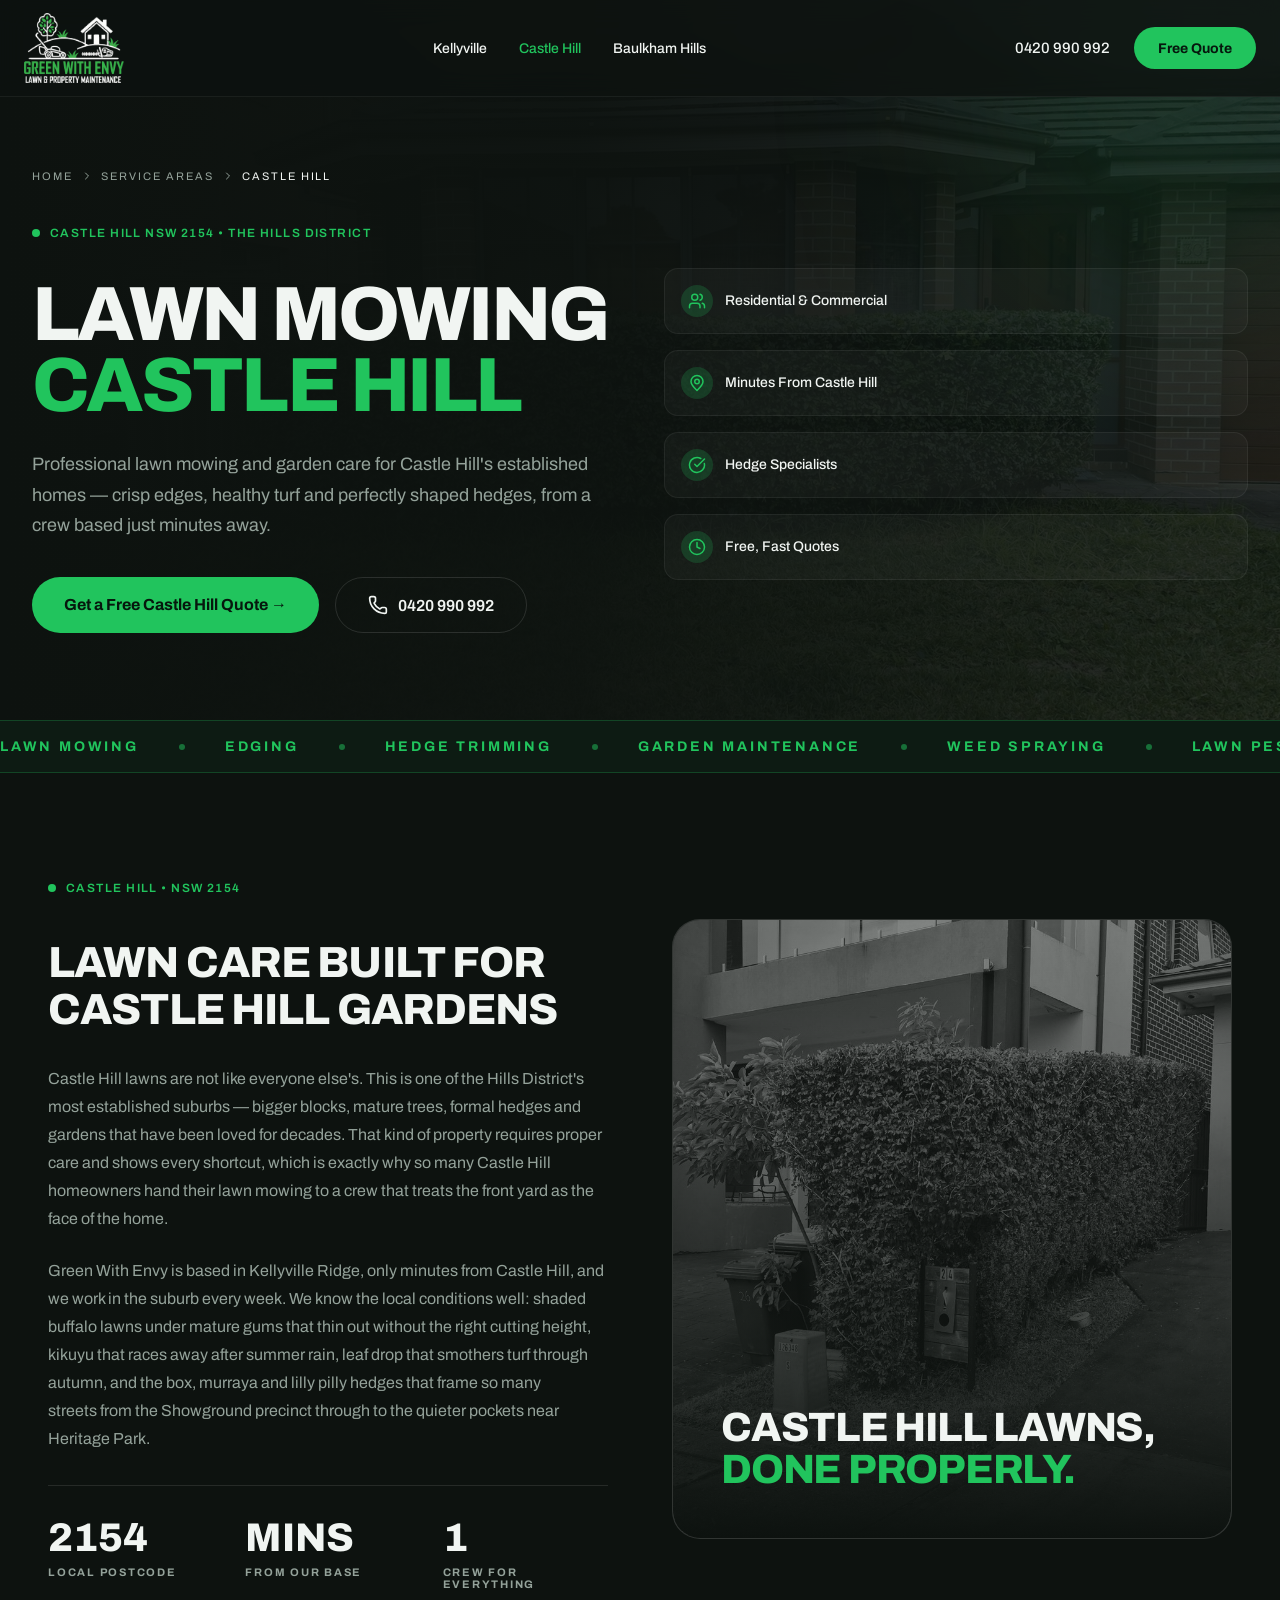
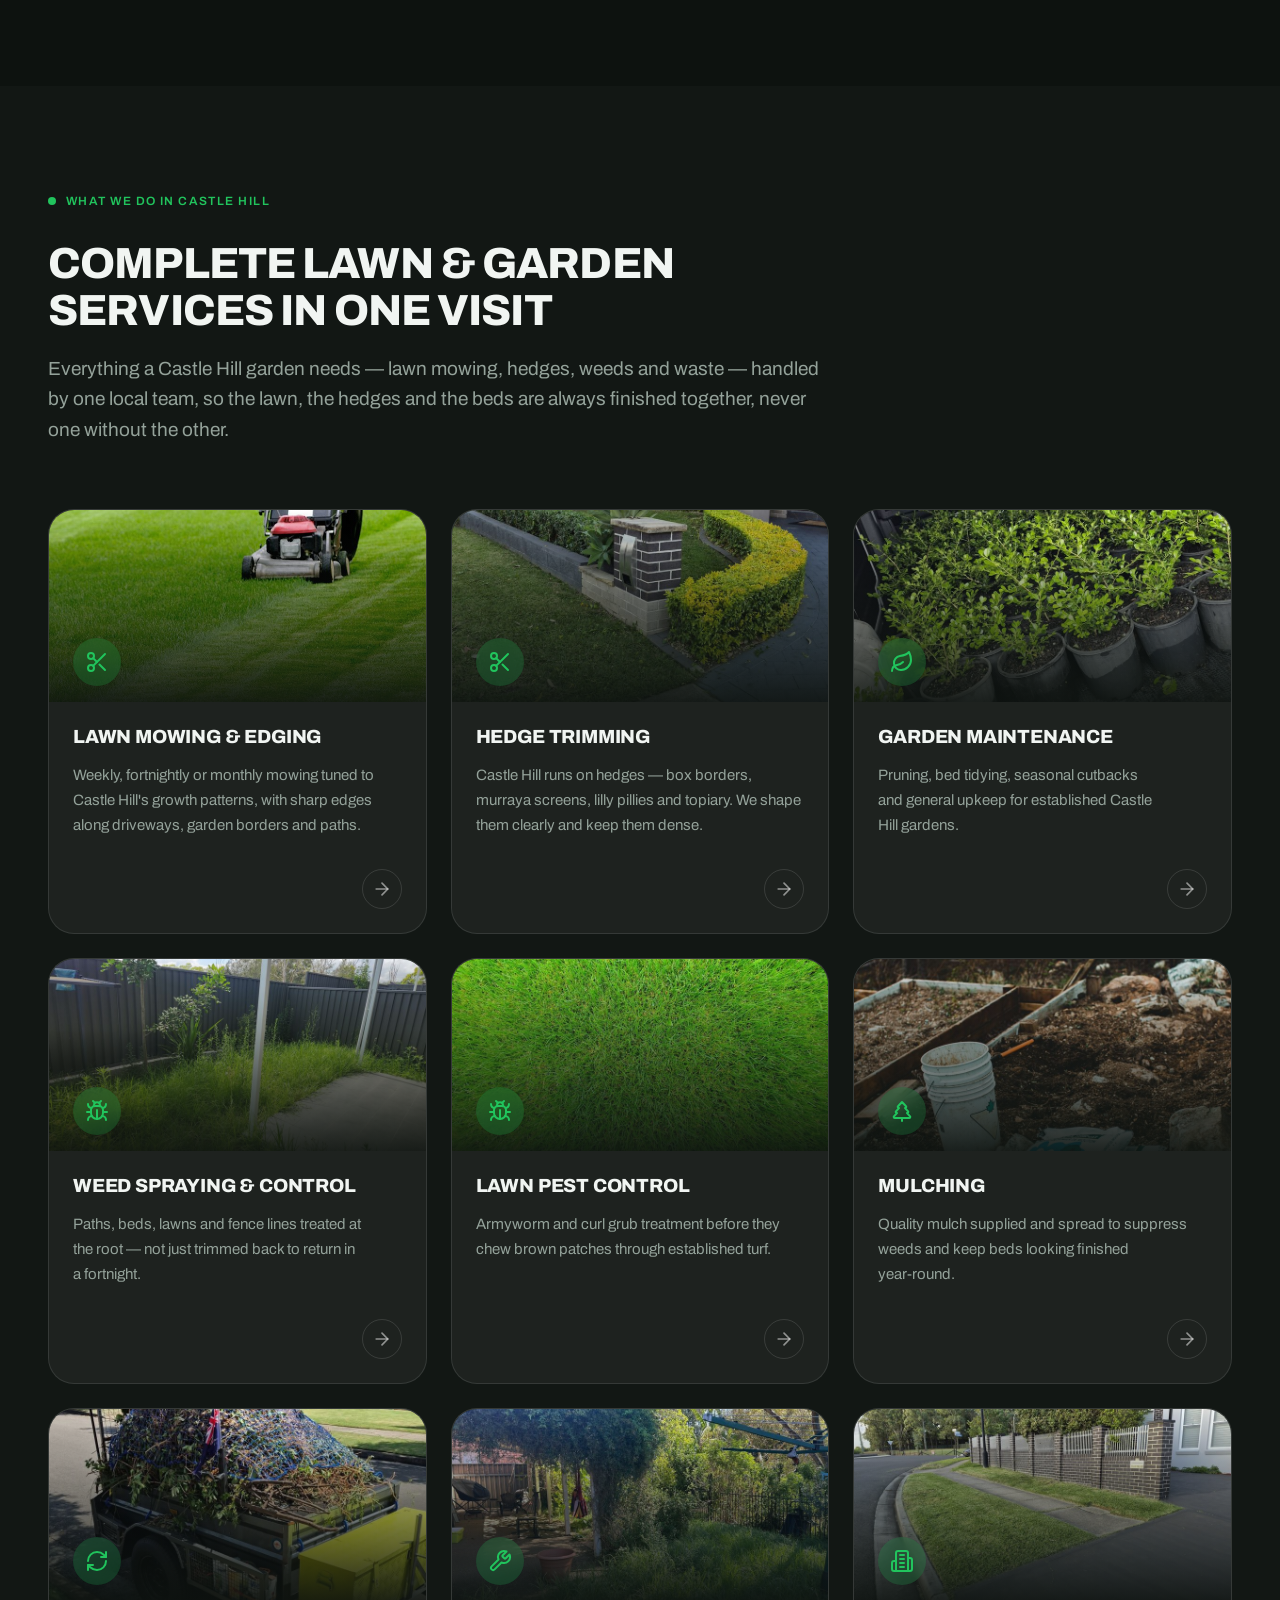
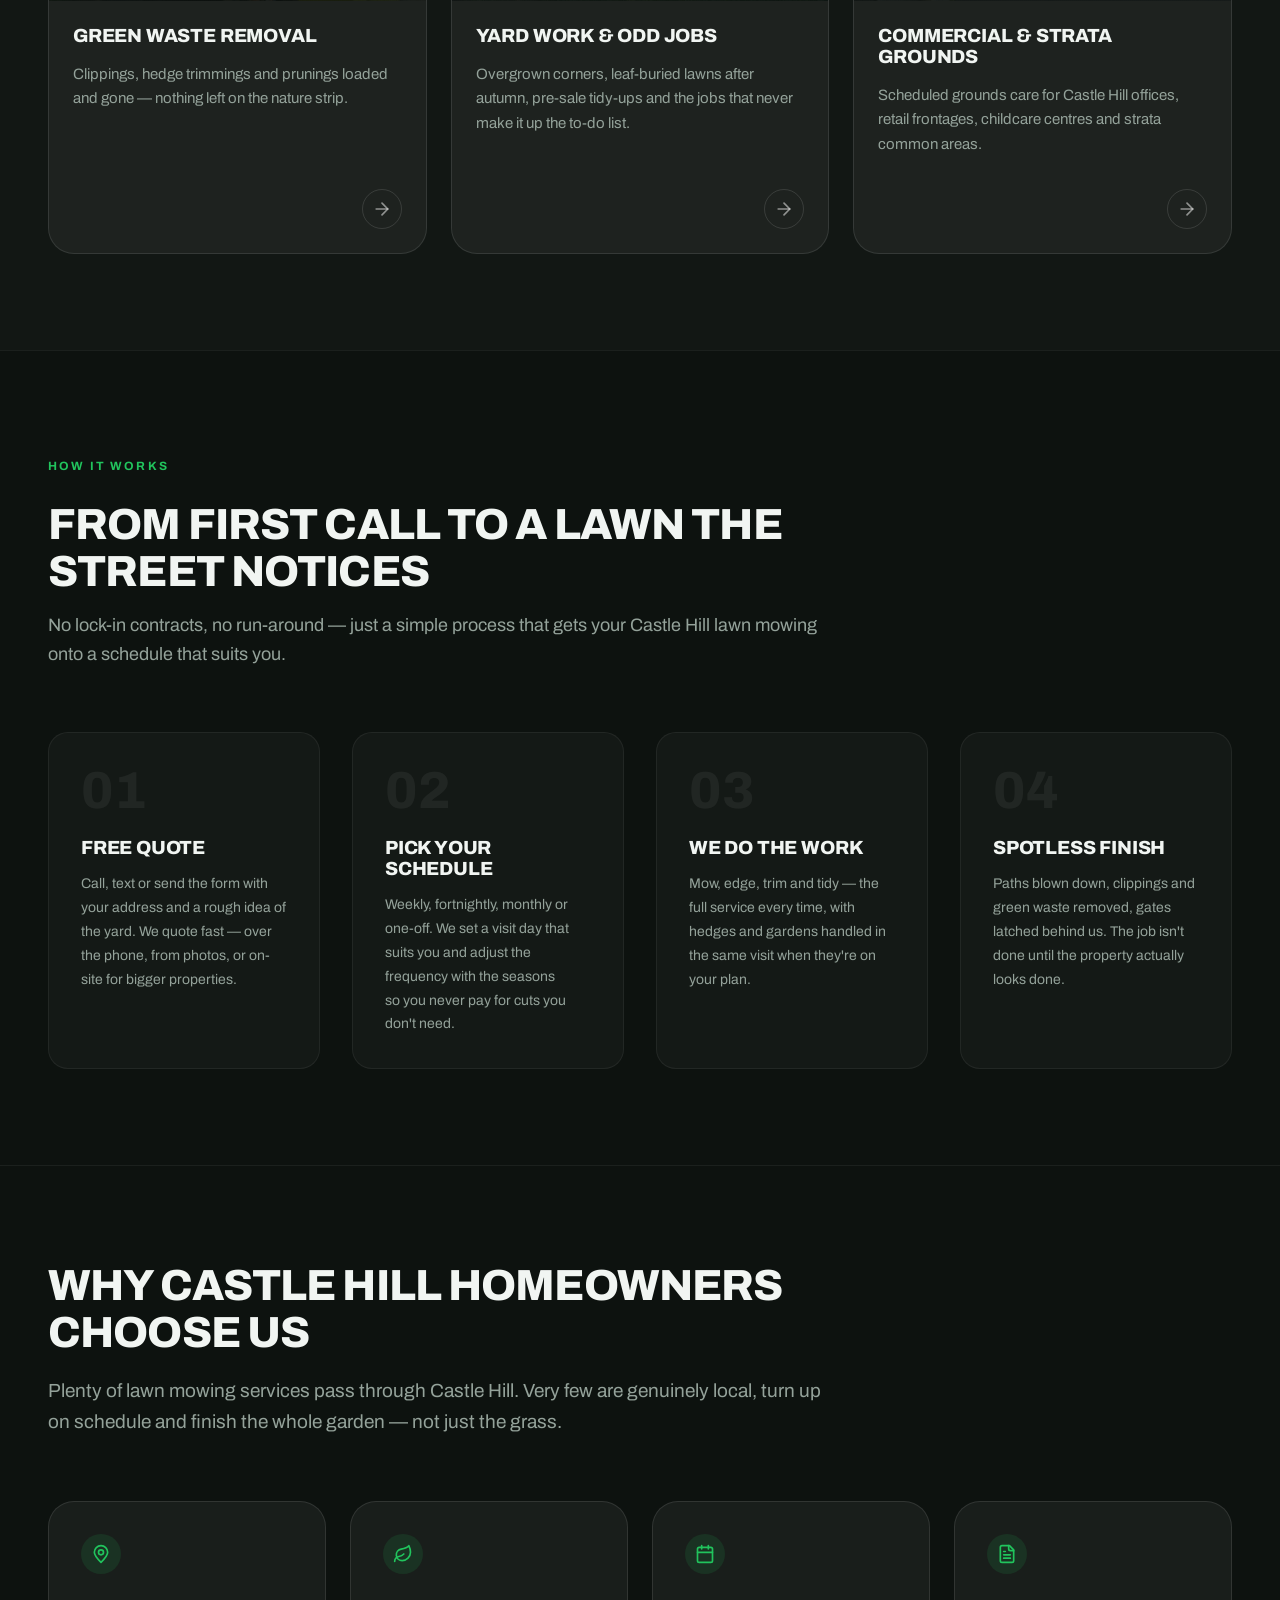
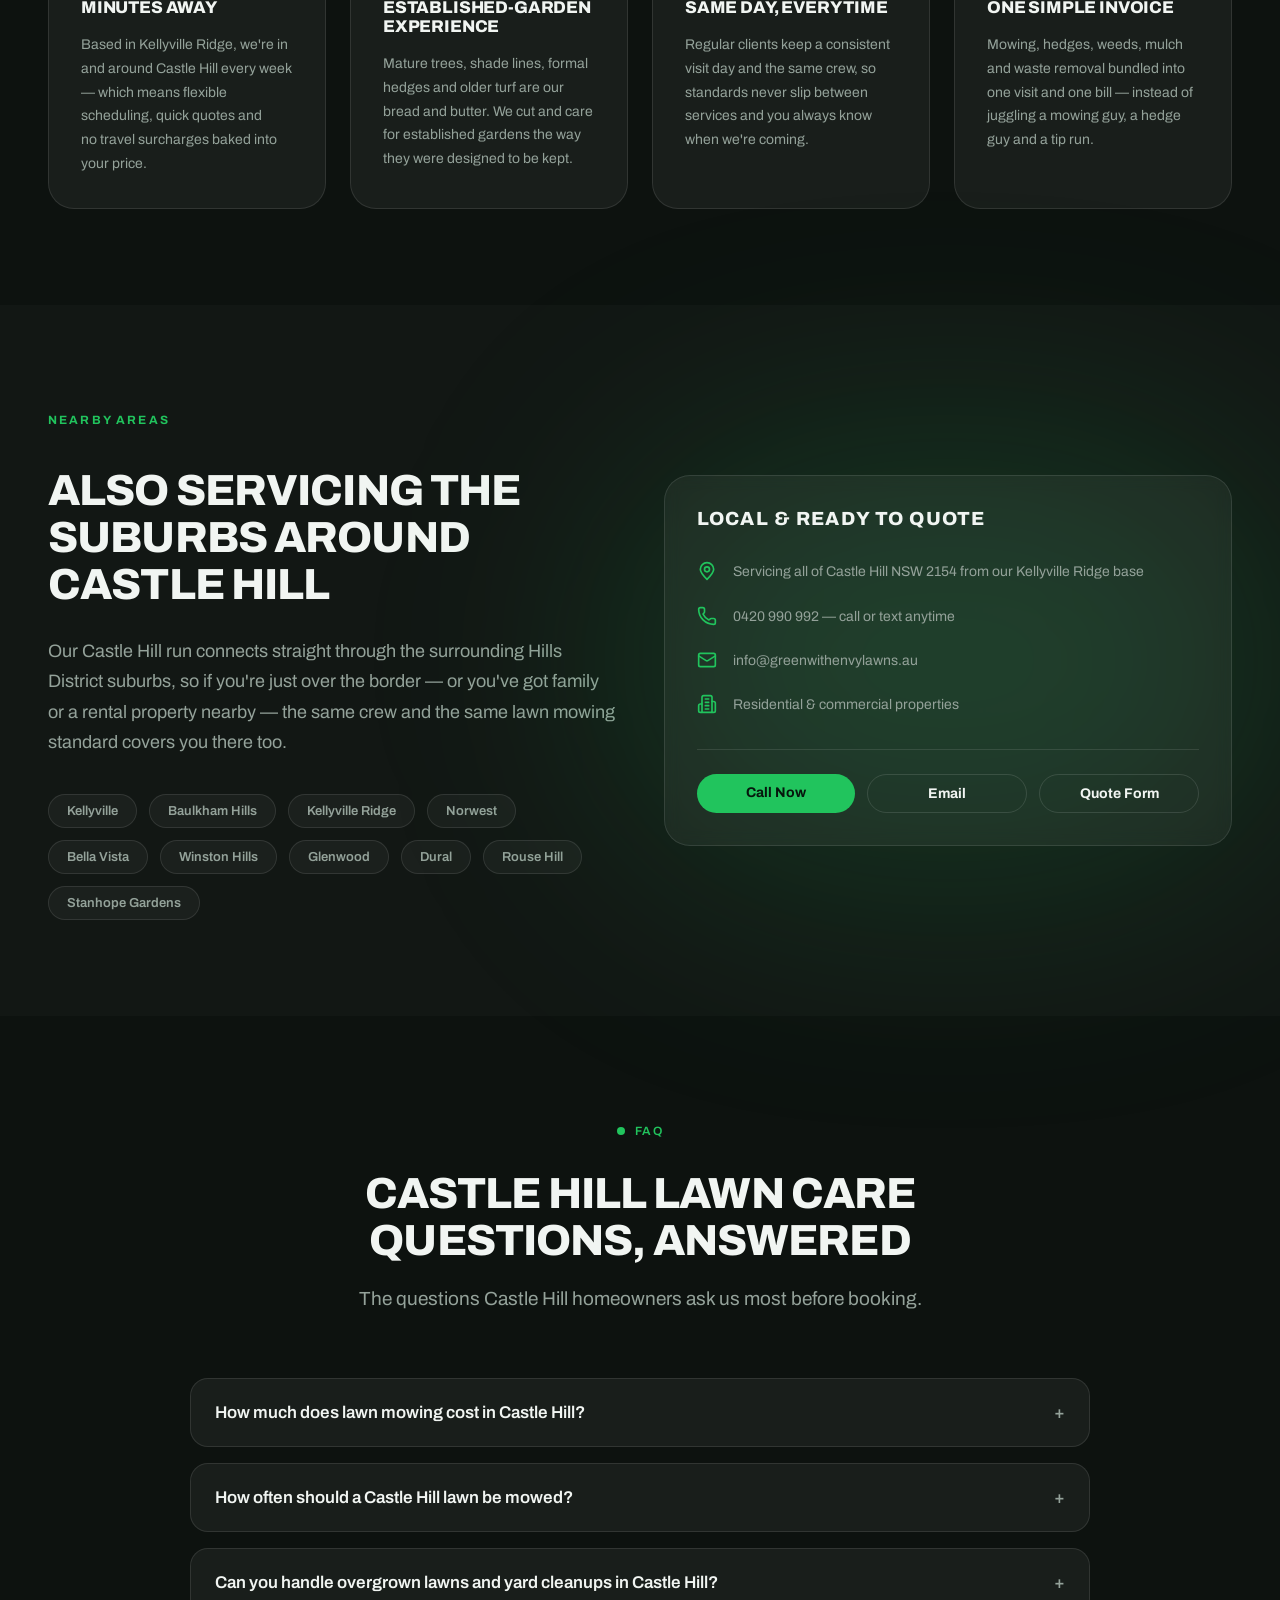
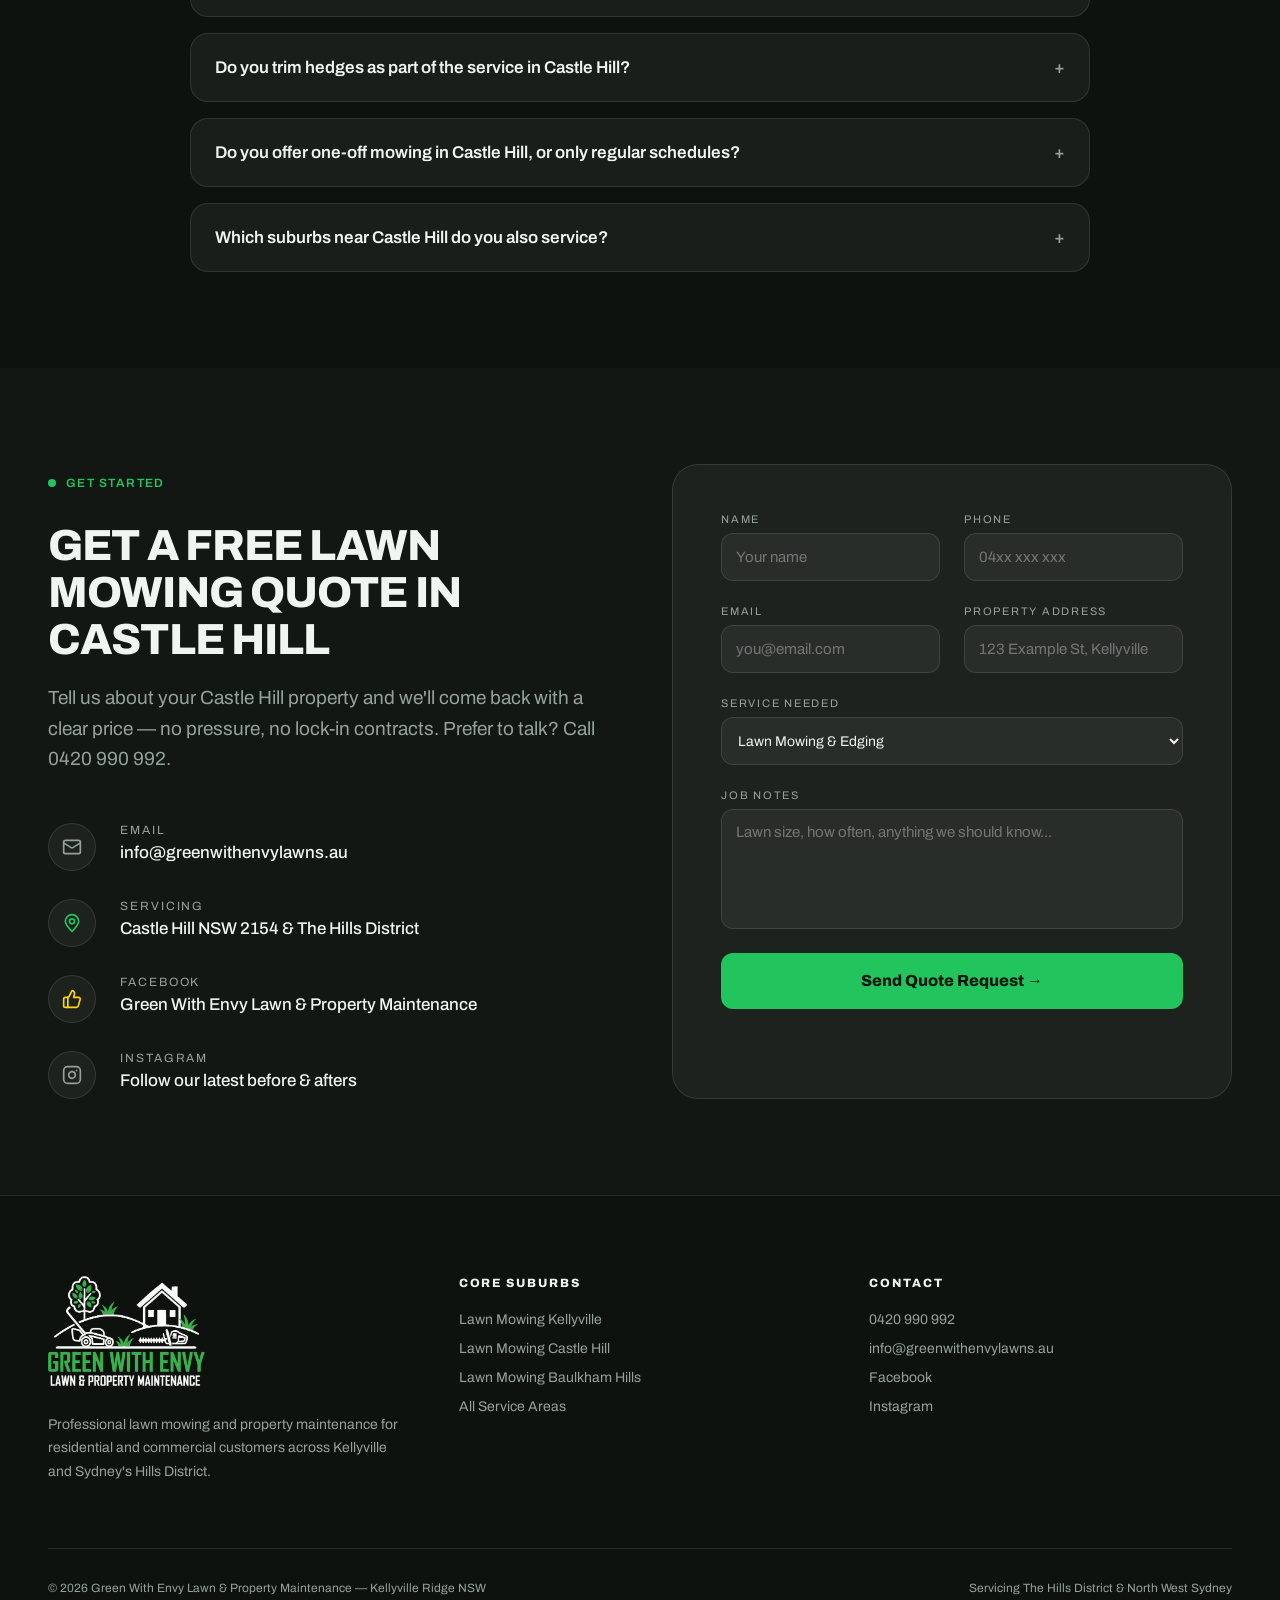
<file: castle-hill/index.html>
<!DOCTYPE html>
<html lang="en-AU">
<head>
<meta charset="utf-8">
<meta name="viewport" content="width=device-width, initial-scale=1">
<title>Lawn Mowing Castle Hill NSW 2154 | Green With Envy</title>
<meta name="description" content="Professional lawn mowing & hedge trimming in Castle Hill NSW 2154. Local Hills District crew, established-garden specialists, free quotes. Call 0420 990 992.">
<link rel="canonical" href="https://greenwithenvylawns.au/castle-hill/">
<meta name="geo.region" content="AU-NSW">
<meta name="geo.placename" content="Castle Hill, New South Wales">
<meta property="og:type" content="website">
<meta property="og:site_name" content="Green With Envy Lawn & Property Maintenance">
<meta property="og:locale" content="en_AU">
<meta property="og:title" content="Lawn Mowing Castle Hill NSW 2154 | Green With Envy">
<meta property="og:description" content="Professional lawn mowing & hedge trimming in Castle Hill NSW 2154. Local Hills District crew, established-garden specialists, free quotes. Call 0420 990 992.">
<meta property="og:url" content="https://greenwithenvylawns.au/castle-hill/">
<meta property="og:image" content="https://greenwithenvylawns.au/assets/img/lawn-mowing-castle-hill-hero.jpg">
<meta name="twitter:card" content="summary_large_image">
<meta name="twitter:title" content="Lawn Mowing Castle Hill NSW 2154 | Green With Envy">
<meta name="twitter:description" content="Professional lawn mowing & hedge trimming in Castle Hill NSW 2154. Local Hills District crew, established-garden specialists, free quotes. Call 0420 990 992.">
<meta name="twitter:image" content="https://greenwithenvylawns.au/assets/img/lawn-mowing-castle-hill-hero.jpg">
<link rel="icon" type="image/png" href="../assets/img/green-with-envy-lawn-property-maintenance-logo.png">
<link rel="preload" href="../assets/fonts/archivo-latin.woff2" as="font" type="font/woff2" crossorigin>
<link rel="preload" href="../assets/img/lawn-mowing-castle-hill-hero.jpg" as="image" fetchpriority="high">
<link rel="stylesheet" href="../assets/css/styles.css">
<script type="application/ld+json">
{
  "@context": "https://schema.org",
  "@type": "LocalBusiness",
  "@id": "https://greenwithenvylawns.au/#business",
  "name": "Green With Envy Lawn & Property Maintenance",
  "description": "Locally owned lawn mowing and property maintenance business based in Kellyville Ridge, servicing Kellyville, Castle Hill, Baulkham Hills and 21 suburbs across The Hills District and North West Sydney. Lawn mowing, edging, hedge trimming, garden maintenance, weed spraying, mulching and green waste removal for residential and commercial properties.",
  "url": "https://greenwithenvylawns.au/",
  "telephone": "+61420990992",
  "email": "info@greenwithenvylawns.au",
  "image": "https://greenwithenvylawns.au/assets/img/lawn-mowing-kellyville-hills-district-hero.jpg",
  "logo": "https://greenwithenvylawns.au/assets/img/green-with-envy-lawn-property-maintenance-logo.png",
  "priceRange": "$$",
  "currenciesAccepted": "AUD",
  "address": {
    "@type": "PostalAddress",
    "addressLocality": "Kellyville Ridge",
    "addressRegion": "NSW",
    "postalCode": "2155",
    "addressCountry": "AU"
  },
  "geo": {
    "@type": "GeoCoordinates",
    "latitude": -33.7008,
    "longitude": 150.9187
  },
  "sameAs": [
    "https://www.facebook.com/p/Green-With-Envy-Lawn-Property-Maintenance-61568921274037/",
    "https://www.instagram.com/green_with_envy_lawns/"
  ],
  "areaServed": [
    {
      "@type": "Place",
      "name": "Kellyville NSW"
    },
    {
      "@type": "Place",
      "name": "Castle Hill NSW"
    },
    {
      "@type": "Place",
      "name": "Baulkham Hills NSW"
    },
    {
      "@type": "Place",
      "name": "Kellyville Ridge NSW"
    },
    {
      "@type": "Place",
      "name": "Rouse Hill NSW"
    },
    {
      "@type": "Place",
      "name": "The Ponds NSW"
    },
    {
      "@type": "Place",
      "name": "Stanhope Gardens NSW"
    },
    {
      "@type": "Place",
      "name": "Glenwood NSW"
    },
    {
      "@type": "Place",
      "name": "Bella Vista NSW"
    },
    {
      "@type": "Place",
      "name": "Norwest NSW"
    },
    {
      "@type": "Place",
      "name": "Box Hill NSW"
    },
    {
      "@type": "Place",
      "name": "Tallawong NSW"
    },
    {
      "@type": "Place",
      "name": "Riverstone NSW"
    },
    {
      "@type": "Place",
      "name": "Marsden Park NSW"
    },
    {
      "@type": "Place",
      "name": "Quakers Hill NSW"
    },
    {
      "@type": "Place",
      "name": "Winston Hills NSW"
    },
    {
      "@type": "Place",
      "name": "Dural NSW"
    },
    {
      "@type": "Place",
      "name": "Blacktown NSW"
    },
    {
      "@type": "Place",
      "name": "Maraylya NSW"
    },
    {
      "@type": "Place",
      "name": "Kings Park NSW"
    },
    {
      "@type": "Place",
      "name": "Bungarribee NSW"
    }
  ],
  "hasOfferCatalog": {
    "@type": "OfferCatalog",
    "name": "Lawn & Garden Services",
    "itemListElement": [
      {
        "@type": "Offer",
        "itemOffered": {
          "@type": "Service",
          "name": "Lawn Mowing & Edging"
        }
      },
      {
        "@type": "Offer",
        "itemOffered": {
          "@type": "Service",
          "name": "Hedge Trimming"
        }
      },
      {
        "@type": "Offer",
        "itemOffered": {
          "@type": "Service",
          "name": "Garden Maintenance"
        }
      },
      {
        "@type": "Offer",
        "itemOffered": {
          "@type": "Service",
          "name": "Weed Spraying & Control"
        }
      },
      {
        "@type": "Offer",
        "itemOffered": {
          "@type": "Service",
          "name": "Lawn Pest Control"
        }
      },
      {
        "@type": "Offer",
        "itemOffered": {
          "@type": "Service",
          "name": "Mulching"
        }
      },
      {
        "@type": "Offer",
        "itemOffered": {
          "@type": "Service",
          "name": "Green Waste Removal"
        }
      },
      {
        "@type": "Offer",
        "itemOffered": {
          "@type": "Service",
          "name": "Yard Cleanups & Odd Jobs"
        }
      },
      {
        "@type": "Offer",
        "itemOffered": {
          "@type": "Service",
          "name": "Commercial & Strata Grounds Maintenance"
        }
      }
    ]
  }
}
</script>
<script type="application/ld+json">
{
  "@context": "https://schema.org",
  "@type": "Service",
  "name": "Lawn Mowing Castle Hill",
  "serviceType": "Lawn mowing and property maintenance",
  "url": "https://greenwithenvylawns.au/castle-hill/",
  "provider": {
    "@id": "https://greenwithenvylawns.au/#business"
  },
  "areaServed": {
    "@type": "Place",
    "name": "Castle Hill NSW 2154"
  }
}
</script>
<script type="application/ld+json">
{
  "@context": "https://schema.org",
  "@type": "BreadcrumbList",
  "itemListElement": [
    {
      "@type": "ListItem",
      "position": 1,
      "name": "Home",
      "item": "https://greenwithenvylawns.au/"
    },
    {
      "@type": "ListItem",
      "position": 2,
      "name": "Service Areas",
      "item": "https://greenwithenvylawns.au/#service-areas"
    },
    {
      "@type": "ListItem",
      "position": 3,
      "name": "Lawn Mowing Castle Hill",
      "item": "https://greenwithenvylawns.au/castle-hill/"
    }
  ]
}
</script>
<script type="application/ld+json">
{
  "@context": "https://schema.org",
  "@type": "FAQPage",
  "mainEntity": [
    {
      "@type": "Question",
      "name": "How much does lawn mowing cost in Castle Hill?",
      "acceptedAnswer": {
        "@type": "Answer",
        "text": "Pricing depends on lawn size, access, and the condition of the edges. Most standard Castle Hill residential blocks range from $70-$120 per visit. We provide fast, fixed-price quotes over the phone or via text."
      }
    },
    {
      "@type": "Question",
      "name": "How often should a Castle Hill lawn be mowed?",
      "acceptedAnswer": {
        "@type": "Answer",
        "text": "During the peak growing season (Spring/Summer), we recommend fortnightly service to keep the turf healthy and prevent seed heads. In Winter, many clients switch to every 4 weeks."
      }
    },
    {
      "@type": "Question",
      "name": "Can you handle overgrown lawns and yard cleanups in Castle Hill?",
      "acceptedAnswer": {
        "@type": "Answer",
        "text": "Yes. We specialise in bringing neglected gardens back to standard. Whether it's a pre-sale tidy-up or just a yard that got away from you, we can clear the overgrowth and set up a maintenance plan."
      }
    },
    {
      "@type": "Question",
      "name": "Do you trim hedges as part of the service in Castle Hill?",
      "acceptedAnswer": {
        "@type": "Answer",
        "text": "Absolutely. Many of our Castle Hill clients have established murraya or lilly pilly hedges. We can include hedge trimming as a regular part of your maintenance or as a one-off service."
      }
    },
    {
      "@type": "Question",
      "name": "Do you offer one-off mowing in Castle Hill, or only regular schedules?",
      "acceptedAnswer": {
        "@type": "Answer",
        "text": "Both. Most Castle Hill clients settle into a fortnightly or monthly schedule, but we're happy to do one-off cuts, pre-sale tidy-ups and end-of-lease cleans as well — no lock-in contracts either way."
      }
    },
    {
      "@type": "Question",
      "name": "Which suburbs near Castle Hill do you also service?",
      "acceptedAnswer": {
        "@type": "Answer",
        "text": "We cover the entire Hills District including Kellyville, Baulkham Hills, Norwest, Bella Vista, and surrounding areas."
      }
    }
  ]
}
</script>
</head>
<body>

<header class="site-header">
  <div class="bar">
    <a class="brand" href="../" aria-label="Green With Envy Lawn & Property Maintenance — home">
      <img src="../assets/img/green-with-envy-lawn-property-maintenance-logo.png" alt="Green With Envy Lawn & Property Maintenance logo" width="528" height="369">
    </a>
    <nav class="nav-desktop" aria-label="Service areas">
      <a href="../">Kellyville</a>
      <a href="../castle-hill/" aria-current="page">Castle Hill</a>
      <a href="../baulkham-hills/">Baulkham Hills</a>
    </nav>
    <div class="header-actions">
      <a class="header-phone" href="tel:0420990992">0420 990 992</a>
      <button class="btn-quote-header" type="button" data-open-quote>Free Quote</button>
      <button class="nav-burger" type="button" data-open-menu aria-label="Open menu"><svg class="icon" width="24" height="24" viewBox="0 0 24 24" fill="none" stroke="currentColor" stroke-width="2" stroke-linecap="round" stroke-linejoin="round" aria-hidden="true"><path d="M4 6h16"/><path d="M4 12h16"/><path d="M4 18h16"/></svg></button>
    </div>
  </div>
</header>

<div class="menu-overlay" id="mobile-menu" hidden>
  <div class="menu-panel">
    <div class="menu-head">
      <div class="menu-title">Menu</div>
      <button type="button" class="menu-close" data-close-menu aria-label="Close menu"><svg class="icon" width="20" height="20" viewBox="0 0 24 24" fill="none" stroke="currentColor" stroke-width="2" stroke-linecap="round" stroke-linejoin="round" aria-hidden="true"><path d="M18 6 6 18"/><path d="m6 6 12 12"/></svg></button>
    </div>
    <nav aria-label="Service areas">
      <a href="../">Kellyville</a>
      <a href="../castle-hill/">Castle Hill</a>
      <a href="../baulkham-hills/">Baulkham Hills</a>
    </nav>
    <div class="menu-contact">
      <a href="tel:0420990992">0420 990 992</a>
      <button type="button" class="btn-quote-menu" data-open-quote>Free Quote</button>
    </div>
  </div>
</div>

<div class="cursor" aria-hidden="true"><div class="cursor-dot"></div></div>

<main>

  <section class="hero hero--area">
    <div class="hero-bg">
      <img src="../assets/img/lawn-mowing-castle-hill-hero.jpg" alt="Neatly trimmed front hedge and mowed lawn at a brick home after a Green With Envy visit" width="1600" height="900" fetchpriority="high">
      <div class="hero-scrim"></div>
    </div>
    <div class="hero-glow"></div>
    <div class="inner">
      <nav aria-label="Breadcrumb">
        <ol class="breadcrumbs">
          <li><a href="../">Home</a> <svg class="icon" width="12" height="12" viewBox="0 0 24 24" fill="none" stroke="currentColor" stroke-width="2" stroke-linecap="round" stroke-linejoin="round" aria-hidden="true"><path d="m9 18 6-6-6-6"/></svg></li>
          <li><a href="../#service-areas">Service Areas</a> <svg class="icon" width="12" height="12" viewBox="0 0 24 24" fill="none" stroke="currentColor" stroke-width="2" stroke-linecap="round" stroke-linejoin="round" aria-hidden="true"><path d="m9 18 6-6-6-6"/></svg></li>
          <li class="current" aria-current="page">Castle Hill</li>
        </ol>
      </nav>
      <div class="hero-grid">
        <div class="hero-copy">
          <p class="eyebrow"><span class="dot dot--pulse"></span> Castle Hill NSW 2154 • The Hills District</p>
          <h1>Lawn Mowing<br><span class="accent">Castle Hill</span></h1>
          <p class="hero-blurb">Professional lawn mowing and garden care for Castle Hill's established homes — crisp edges, healthy turf and perfectly shaped hedges, from a crew based just minutes away.</p>
          <div class="hero-ctas">
            <button type="button" class="btn-primary" data-open-quote>Get a Free Castle Hill Quote →</button>
            <a class="btn-ghost" href="tel:0420990992"><svg class="icon" width="20" height="20" viewBox="0 0 24 24" fill="none" stroke="currentColor" stroke-width="2" stroke-linecap="round" stroke-linejoin="round" aria-hidden="true"><path d="M13.83 16.57a1 1 0 0 0 1.21-.3l.36-.47A2 2 0 0 1 17 15h3a2 2 0 0 1 2 2v3a2 2 0 0 1-2 2A18 18 0 0 1 2 4a2 2 0 0 1 2-2h3a2 2 0 0 1 2 2v3a2 2 0 0 1-.8 1.6l-.47.35a1 1 0 0 0-.29 1.23 14 14 0 0 0 6.39 6.39"/></svg> 0420 990 992</a>
          </div>
        </div>
        <ul class="hero-features" style="list-style:none;margin:0;padding:0;">
        <li class="hero-feature"><span class="fi"><svg class="icon" width="18" height="18" viewBox="0 0 24 24" fill="none" stroke="currentColor" stroke-width="2" stroke-linecap="round" stroke-linejoin="round" aria-hidden="true"><path d="M16 21v-2a4 4 0 0 0-4-4H6a4 4 0 0 0-4 4v2"/><circle cx="9" cy="7" r="4"/><path d="M22 21v-2a4 4 0 0 0-3-3.87"/><path d="M16 3.13a4 4 0 0 1 0 7.75"/></svg></span><span>Residential &amp; Commercial</span></li>
        <li class="hero-feature"><span class="fi"><svg class="icon" width="18" height="18" viewBox="0 0 24 24" fill="none" stroke="currentColor" stroke-width="2" stroke-linecap="round" stroke-linejoin="round" aria-hidden="true"><path d="M20 10c0 4.4-8 12-8 12s-8-7.6-8-12a8 8 0 0 1 16 0Z"/><circle cx="12" cy="10" r="3"/></svg></span><span>Minutes From Castle Hill</span></li>
        <li class="hero-feature"><span class="fi"><svg class="icon" width="18" height="18" viewBox="0 0 24 24" fill="none" stroke="currentColor" stroke-width="2" stroke-linecap="round" stroke-linejoin="round" aria-hidden="true"><path d="M21.8 10A10 10 0 1 1 17 3.34"/><path d="m9 11 3 3L22 4"/></svg></span><span>Hedge Specialists</span></li>
        <li class="hero-feature"><span class="fi"><svg class="icon" width="18" height="18" viewBox="0 0 24 24" fill="none" stroke="currentColor" stroke-width="2" stroke-linecap="round" stroke-linejoin="round" aria-hidden="true"><circle cx="12" cy="12" r="10"/><path d="M12 6v6l4 2"/></svg></span><span>Free, Fast Quotes</span></li>
        </ul>
      </div>
    </div>
  </section>

  <div class="marquee" aria-hidden="true">
    <div class="track"><div class="set"><span>Lawn Mowing</span><span>Edging</span><span>Hedge Trimming</span><span>Garden Maintenance</span><span>Weed Spraying</span><span>Lawn Pest Control</span><span>Mulching</span><span>Green Waste Removal</span><span>Yard Cleanups</span><span>Commercial Grounds</span></div><div class="set"><span>Lawn Mowing</span><span>Edging</span><span>Hedge Trimming</span><span>Garden Maintenance</span><span>Weed Spraying</span><span>Lawn Pest Control</span><span>Mulching</span><span>Green Waste Removal</span><span>Yard Cleanups</span><span>Commercial Grounds</span></div></div>
  </div>

  <section class="section" id="about" aria-labelledby="about-heading">
    <div class="container">
      <div class="about-grid">
        <div class="about-copy">
          <p class="eyebrow"><span class="dot"></span> Castle Hill • NSW 2154</p>
          <h2 id="about-heading">Lawn Care Built For Castle Hill Gardens</h2>
          <div class="paras">
          <p>Castle Hill lawns are not like everyone else's. This is one of the Hills District's most established suburbs — bigger blocks, mature trees, formal hedges and gardens that have been loved for decades. That kind of property requires proper care and shows every shortcut, which is exactly why so many Castle Hill homeowners hand their lawn mowing to a crew that treats the front yard as the face of the home.</p>
          <p>Green With Envy is based in Kellyville Ridge, only minutes from Castle Hill, and we work in the suburb every week. We know the local conditions well: shaded buffalo lawns under mature gums that thin out without the right cutting height, kikuyu that races away after summer rain, leaf drop that smothers turf through autumn, and the box, murraya and lilly pilly hedges that frame so many streets from the Showground precinct through to the quieter pockets near Heritage Park.</p>
          </div>
          <div class="about-stats">
          <div><div class="value">2154</div><div class="label">Local Postcode</div></div>
          <div><div class="value">MINS</div><div class="label">From Our Base</div></div>
          <div><div class="value">1</div><div class="label">Crew For Everything</div></div>
          </div>
        </div>
        <div class="about-visual">
          <img src="../assets/img/hedge-lined-garden-castle-hill.jpg" alt="Tall hedge trimmed back to a clean face beside a driveway after a Green With Envy visit" loading="lazy">
          <div class="scrim"></div>
          <p class="overlay-title">Castle Hill Lawns, <span class="accent">Done Properly.</span></p>
        </div>
      </div>
    </div>
  </section>

  <section class="section section--tint" id="services" aria-labelledby="services-heading">
    <div class="container">
      <div class="section-head">
        <p class="eyebrow"><span class="dot"></span> What We Do In Castle Hill</p>
        <h2 id="services-heading">Complete Lawn &amp; Garden Services In One Visit</h2>
        <p class="blurb">Everything a Castle Hill garden needs — lawn mowing, hedges, weeds and waste — handled by one local team, so the lawn, the hedges and the beds are always finished together, never one without the other.</p>
      </div>
      <div class="services-grid">
        <article class="service-card">
          <div class="service-media">
            <img src="../assets/img/lawn-mowing-edging-service.jpg" alt="Mower cutting crisp stripes into a lush green lawn" loading="lazy" width="800">
            <div class="scrim"></div>
            <div class="si"><svg class="icon" width="24" height="24" viewBox="0 0 24 24" fill="none" stroke="currentColor" stroke-width="2" stroke-linecap="round" stroke-linejoin="round" aria-hidden="true"><circle cx="6" cy="6" r="3"/><circle cx="6" cy="18" r="3"/><path d="M20 4 8.12 15.88"/><path d="M14.47 14.48 20 20"/><path d="M8.12 8.12 12 12"/></svg></div>
          </div>
          <div class="service-body">
            <h3>Lawn Mowing &amp; Edging</h3>
            <p>Weekly, fortnightly or monthly mowing tuned to Castle Hill's growth patterns, with sharp edges along driveways, garden borders and paths.</p>
            <button type="button" class="go" data-open-quote aria-label="Get a quote for Lawn Mowing &amp; Edging"><svg class="icon" width="20" height="20" viewBox="0 0 24 24" fill="none" stroke="currentColor" stroke-width="2" stroke-linecap="round" stroke-linejoin="round" aria-hidden="true"><path d="M5 12h14"/><path d="m12 5 7 7-7 7"/></svg></button>
          </div>
        </article>
        <article class="service-card">
          <div class="service-media">
            <img src="../assets/img/hedge-trimming-service.jpg" alt="Shaped box hedges and tidy borders in a Hills District front garden" loading="lazy" width="800">
            <div class="scrim"></div>
            <div class="si"><svg class="icon" width="24" height="24" viewBox="0 0 24 24" fill="none" stroke="currentColor" stroke-width="2" stroke-linecap="round" stroke-linejoin="round" aria-hidden="true"><circle cx="6" cy="6" r="3"/><circle cx="6" cy="18" r="3"/><path d="M20 4 8.12 15.88"/><path d="M14.47 14.48 20 20"/><path d="M8.12 8.12 12 12"/></svg></div>
          </div>
          <div class="service-body">
            <h3>Hedge Trimming</h3>
            <p>Castle Hill runs on hedges — box borders, murraya screens, lilly pillies and topiary. We shape them clearly and keep them dense.</p>
            <button type="button" class="go" data-open-quote aria-label="Get a quote for Hedge Trimming"><svg class="icon" width="20" height="20" viewBox="0 0 24 24" fill="none" stroke="currentColor" stroke-width="2" stroke-linecap="round" stroke-linejoin="round" aria-hidden="true"><path d="M5 12h14"/><path d="m12 5 7 7-7 7"/></svg></button>
          </div>
        </article>
        <article class="service-card">
          <div class="service-media">
            <img src="../assets/img/garden-maintenance-service.jpg" alt="Van loaded with potted plants for a garden maintenance job" loading="lazy" width="800">
            <div class="scrim"></div>
            <div class="si"><svg class="icon" width="24" height="24" viewBox="0 0 24 24" fill="none" stroke="currentColor" stroke-width="2" stroke-linecap="round" stroke-linejoin="round" aria-hidden="true"><path d="M11 20A7 7 0 0 1 9.8 6.1C15.5 5 17 4.48 19 2c1 2 2 4.18 2 8 0 5.5-4.78 10-10 10Z"/><path d="M2 21c0-3 1.85-5.36 5.08-6C9.5 14.52 12 13 13 12"/></svg></div>
          </div>
          <div class="service-body">
            <h3>Garden Maintenance</h3>
            <p>Pruning, bed tidying, seasonal cutbacks and general upkeep for established Castle Hill gardens.</p>
            <button type="button" class="go" data-open-quote aria-label="Get a quote for Garden Maintenance"><svg class="icon" width="20" height="20" viewBox="0 0 24 24" fill="none" stroke="currentColor" stroke-width="2" stroke-linecap="round" stroke-linejoin="round" aria-hidden="true"><path d="M5 12h14"/><path d="m12 5 7 7-7 7"/></svg></button>
          </div>
        </article>
        <article class="service-card">
          <div class="service-media">
            <img src="../assets/img/weed-control-service.jpg" alt="Backyard overrun with tall weeds along the fence line before weed spraying and control" loading="lazy" width="800">
            <div class="scrim"></div>
            <div class="si"><svg class="icon" width="24" height="24" viewBox="0 0 24 24" fill="none" stroke="currentColor" stroke-width="2" stroke-linecap="round" stroke-linejoin="round" aria-hidden="true"><path d="m8 2 1.88 1.88"/><path d="M14.12 3.88 16 2"/><path d="M9 7.13v-1a3 3 0 1 1 6 0v1"/><path d="M12 20c-3.3 0-6-2.7-6-6v-3a4 4 0 0 1 4-4h4a4 4 0 0 1 4 4v3c0 3.3-2.7 6-6 6"/><path d="M12 20v-9"/><path d="M6.53 9C4.6 8.8 3 7.1 3 5"/><path d="M6 13H2"/><path d="M3 21c0-2.1 1.7-3.9 3.8-4"/><path d="M20.97 5c0 2.1-1.6 3.8-3.5 4"/><path d="M22 13h-4"/><path d="M17.2 17c2.1.1 3.8 1.9 3.8 4"/></svg></div>
          </div>
          <div class="service-body">
            <h3>Weed Spraying &amp; Control</h3>
            <p>Paths, beds, lawns and fence lines treated at the root — not just trimmed back to return in a fortnight.</p>
            <button type="button" class="go" data-open-quote aria-label="Get a quote for Weed Spraying &amp; Control"><svg class="icon" width="20" height="20" viewBox="0 0 24 24" fill="none" stroke="currentColor" stroke-width="2" stroke-linecap="round" stroke-linejoin="round" aria-hidden="true"><path d="M5 12h14"/><path d="m12 5 7 7-7 7"/></svg></button>
          </div>
        </article>
        <article class="service-card">
          <div class="service-media">
            <img src="../assets/img/lawn-pest-control-service.jpg" alt="Dense healthy green turf protected by lawn pest control" loading="lazy" width="800">
            <div class="scrim"></div>
            <div class="si"><svg class="icon" width="24" height="24" viewBox="0 0 24 24" fill="none" stroke="currentColor" stroke-width="2" stroke-linecap="round" stroke-linejoin="round" aria-hidden="true"><path d="m8 2 1.88 1.88"/><path d="M14.12 3.88 16 2"/><path d="M9 7.13v-1a3 3 0 1 1 6 0v1"/><path d="M12 20c-3.3 0-6-2.7-6-6v-3a4 4 0 0 1 4-4h4a4 4 0 0 1 4 4v3c0 3.3-2.7 6-6 6"/><path d="M12 20v-9"/><path d="M6.53 9C4.6 8.8 3 7.1 3 5"/><path d="M6 13H2"/><path d="M3 21c0-2.1 1.7-3.9 3.8-4"/><path d="M20.97 5c0 2.1-1.6 3.8-3.5 4"/><path d="M22 13h-4"/><path d="M17.2 17c2.1.1 3.8 1.9 3.8 4"/></svg></div>
          </div>
          <div class="service-body">
            <h3>Lawn Pest Control</h3>
            <p>Armyworm and curl grub treatment before they chew brown patches through established turf.</p>
            <button type="button" class="go" data-open-quote aria-label="Get a quote for Lawn Pest Control"><svg class="icon" width="20" height="20" viewBox="0 0 24 24" fill="none" stroke="currentColor" stroke-width="2" stroke-linecap="round" stroke-linejoin="round" aria-hidden="true"><path d="M5 12h14"/><path d="m12 5 7 7-7 7"/></svg></button>
          </div>
        </article>
        <article class="service-card">
          <div class="service-media">
            <img src="../assets/img/mulching-service.jpg" alt="Garden beds being prepared and mulched" loading="lazy" width="800">
            <div class="scrim"></div>
            <div class="si"><svg class="icon" width="24" height="24" viewBox="0 0 24 24" fill="none" stroke="currentColor" stroke-width="2" stroke-linecap="round" stroke-linejoin="round" aria-hidden="true"><path d="m17 14 3 3.3a1 1 0 0 1-.7 1.7H4.7a1 1 0 0 1-.7-1.7L7 14h-.3a1 1 0 0 1-.7-1.7L9 9h-.2A1 1 0 0 1 8 7.3L12 3l4 4.3a1 1 0 0 1-.8 1.7H15l3 3.3a1 1 0 0 1-.7 1.7H17Z"/><path d="M12 22v-3"/></svg></div>
          </div>
          <div class="service-body">
            <h3>Mulching</h3>
            <p>Quality mulch supplied and spread to suppress weeds and keep beds looking finished year-round.</p>
            <button type="button" class="go" data-open-quote aria-label="Get a quote for Mulching"><svg class="icon" width="20" height="20" viewBox="0 0 24 24" fill="none" stroke="currentColor" stroke-width="2" stroke-linecap="round" stroke-linejoin="round" aria-hidden="true"><path d="M5 12h14"/><path d="m12 5 7 7-7 7"/></svg></button>
          </div>
        </article>
        <article class="service-card">
          <div class="service-media">
            <img src="../assets/img/green-waste-removal-service.jpg" alt="Green With Envy trailer loaded with green waste under a cargo net" loading="lazy" width="800">
            <div class="scrim"></div>
            <div class="si"><svg class="icon" width="24" height="24" viewBox="0 0 24 24" fill="none" stroke="currentColor" stroke-width="2" stroke-linecap="round" stroke-linejoin="round" aria-hidden="true"><path d="M3 12a9 9 0 0 1 9-9 9.75 9.75 0 0 1 6.74 2.74L21 8"/><path d="M21 3v5h-5"/><path d="M21 12a9 9 0 0 1-9 9 9.75 9.75 0 0 1-6.74-2.74L3 16"/><path d="M8 16H3v5"/></svg></div>
          </div>
          <div class="service-body">
            <h3>Green Waste Removal</h3>
            <p>Clippings, hedge trimmings and prunings loaded and gone — nothing left on the nature strip.</p>
            <button type="button" class="go" data-open-quote aria-label="Get a quote for Green Waste Removal"><svg class="icon" width="20" height="20" viewBox="0 0 24 24" fill="none" stroke="currentColor" stroke-width="2" stroke-linecap="round" stroke-linejoin="round" aria-hidden="true"><path d="M5 12h14"/><path d="m12 5 7 7-7 7"/></svg></button>
          </div>
        </article>
        <article class="service-card">
          <div class="service-media">
            <img src="../assets/img/yard-cleanup-service.jpg" alt="Heavily overgrown backyard with waist-high grass before a full yard cleanup" loading="lazy" width="800">
            <div class="scrim"></div>
            <div class="si"><svg class="icon" width="24" height="24" viewBox="0 0 24 24" fill="none" stroke="currentColor" stroke-width="2" stroke-linecap="round" stroke-linejoin="round" aria-hidden="true"><path d="M14.7 6.3a1 1 0 0 0 0 1.4l1.6 1.6a1 1 0 0 0 1.4 0l3.77-3.77a6 6 0 0 1-7.94 7.94l-6.91 6.91a2.12 2.12 0 0 1-3-3l6.91-6.91a6 6 0 0 1 7.94-7.94l-3.76 3.76z"/></svg></div>
          </div>
          <div class="service-body">
            <h3>Yard Work &amp; Odd Jobs</h3>
            <p>Overgrown corners, leaf-buried lawns after autumn, pre-sale tidy-ups and the jobs that never make it up the to-do list.</p>
            <button type="button" class="go" data-open-quote aria-label="Get a quote for Yard Work &amp; Odd Jobs"><svg class="icon" width="20" height="20" viewBox="0 0 24 24" fill="none" stroke="currentColor" stroke-width="2" stroke-linecap="round" stroke-linejoin="round" aria-hidden="true"><path d="M5 12h14"/><path d="m12 5 7 7-7 7"/></svg></button>
          </div>
        </article>
        <article class="service-card">
          <div class="service-media">
            <img src="../assets/img/commercial-strata-grounds-service.jpg" alt="Neatly mowed verge along a commercial estate fence line" loading="lazy" width="800">
            <div class="scrim"></div>
            <div class="si"><svg class="icon" width="24" height="24" viewBox="0 0 24 24" fill="none" stroke="currentColor" stroke-width="2" stroke-linecap="round" stroke-linejoin="round" aria-hidden="true"><path d="M6 22V4a2 2 0 0 1 2-2h8a2 2 0 0 1 2 2v18Z"/><path d="M6 12H4a2 2 0 0 0-2 2v6a2 2 0 0 0 2 2h2"/><path d="M18 9h2a2 2 0 0 1 2 2v9a2 2 0 0 1-2 2h-2"/><path d="M10 6h4"/><path d="M10 10h4"/><path d="M10 14h4"/><path d="M10 18h4"/></svg></div>
          </div>
          <div class="service-body">
            <h3>Commercial &amp; Strata Grounds</h3>
            <p>Scheduled grounds care for Castle Hill offices, retail frontages, childcare centres and strata common areas.</p>
            <button type="button" class="go" data-open-quote aria-label="Get a quote for Commercial &amp; Strata Grounds"><svg class="icon" width="20" height="20" viewBox="0 0 24 24" fill="none" stroke="currentColor" stroke-width="2" stroke-linecap="round" stroke-linejoin="round" aria-hidden="true"><path d="M5 12h14"/><path d="m12 5 7 7-7 7"/></svg></button>
          </div>
        </article>
      </div>
    </div>
  </section>

  <section class="section section--lined" id="how-it-works" aria-labelledby="steps-heading">
    <div class="container">
      <div class="section-head" style="gap:16px;">
        <p class="kicker">How It Works</p>
        <h2 id="steps-heading">From First Call To A Lawn The Street Notices</h2>
        <p class="blurb" style="font-size:18px;">No lock-in contracts, no run-around — just a simple process that gets your Castle Hill lawn mowing onto a schedule that suits you.</p>
      </div>
      <ol class="steps-grid" style="list-style:none;margin:0;padding:0;">
        <li class="step-card"><div class="num" aria-hidden="true">01</div><h3>Free Quote</h3><p>Call, text or send the form with your address and a rough idea of the yard. We quote fast — over the phone, from photos, or on-site for bigger properties.</p></li>
        <li class="step-card"><div class="num" aria-hidden="true">02</div><h3>Pick Your Schedule</h3><p>Weekly, fortnightly, monthly or one-off. We set a visit day that suits you and adjust the frequency with the seasons so you never pay for cuts you don't need.</p></li>
        <li class="step-card"><div class="num" aria-hidden="true">03</div><h3>We Do The Work</h3><p>Mow, edge, trim and tidy — the full service every time, with hedges and gardens handled in the same visit when they're on your plan.</p></li>
        <li class="step-card"><div class="num" aria-hidden="true">04</div><h3>Spotless Finish</h3><p>Paths blown down, clippings and green waste removed, gates latched behind us. The job isn't done until the property actually looks done.</p></li>
      </ol>
    </div>
  </section>

  <section class="section" id="why-us" aria-labelledby="why-heading">
    <div class="container">
      <div class="section-head">
        <h2 id="why-heading">Why Castle Hill Homeowners Choose Us</h2>
        <p class="blurb">Plenty of lawn mowing services pass through Castle Hill. Very few are genuinely local, turn up on schedule and finish the whole garden — not just the grass.</p>
      </div>
      <div class="why-grid">
        <div class="why-card"><div class="wi"><svg class="icon" width="20" height="20" viewBox="0 0 24 24" fill="none" stroke="currentColor" stroke-width="2" stroke-linecap="round" stroke-linejoin="round" aria-hidden="true"><path d="M20 10c0 4.4-8 12-8 12s-8-7.6-8-12a8 8 0 0 1 16 0Z"/><circle cx="12" cy="10" r="3"/></svg></div><h3>Minutes Away</h3><p>Based in Kellyville Ridge, we're in and around Castle Hill every week — which means flexible scheduling, quick quotes and no travel surcharges baked into your price.</p></div>
        <div class="why-card"><div class="wi"><svg class="icon" width="20" height="20" viewBox="0 0 24 24" fill="none" stroke="currentColor" stroke-width="2" stroke-linecap="round" stroke-linejoin="round" aria-hidden="true"><path d="M11 20A7 7 0 0 1 9.8 6.1C15.5 5 17 4.48 19 2c1 2 2 4.18 2 8 0 5.5-4.78 10-10 10Z"/><path d="M2 21c0-3 1.85-5.36 5.08-6C9.5 14.52 12 13 13 12"/></svg></div><h3>Established-Garden Experience</h3><p>Mature trees, shade lines, formal hedges and older turf are our bread and butter. We cut and care for established gardens the way they were designed to be kept.</p></div>
        <div class="why-card"><div class="wi"><svg class="icon" width="20" height="20" viewBox="0 0 24 24" fill="none" stroke="currentColor" stroke-width="2" stroke-linecap="round" stroke-linejoin="round" aria-hidden="true"><path d="M8 2v4"/><path d="M16 2v4"/><rect x="3" y="4" width="18" height="18" rx="2"/><path d="M3 10h18"/></svg></div><h3>Same Day, Every Time</h3><p>Regular clients keep a consistent visit day and the same crew, so standards never slip between services and you always know when we're coming.</p></div>
        <div class="why-card"><div class="wi"><svg class="icon" width="20" height="20" viewBox="0 0 24 24" fill="none" stroke="currentColor" stroke-width="2" stroke-linecap="round" stroke-linejoin="round" aria-hidden="true"><path d="M15 2H6a2 2 0 0 0-2 2v16a2 2 0 0 0 2 2h12a2 2 0 0 0 2-2V7Z"/><path d="M14 2v4a2 2 0 0 0 2 2h4"/><path d="M16 13H8"/><path d="M16 17H8"/><path d="M10 9H8"/></svg></div><h3>One Simple Invoice</h3><p>Mowing, hedges, weeds, mulch and waste removal bundled into one visit and one bill — instead of juggling a mowing guy, a hedge guy and a tip run.</p></div>
      </div>
    </div>
  </section>

  <section class="section section--tint" id="service-areas" aria-labelledby="areas-heading">
    <div class="locations-wrap" style="padding:0 24px;">
      <div class="areas-grid">
        <div class="areas-copy">
          <p class="kicker">Nearby Areas</p>
          <h2 id="areas-heading">Also Servicing The Suburbs Around Castle Hill</h2>
          <p class="blurb">Our Castle Hill run connects straight through the surrounding Hills District suburbs, so if you're just over the border — or you've got family or a rental property nearby — the same crew and the same lawn mowing standard covers you there too.</p>
          <ul class="area-chips">
            <li>Kellyville</li>
            <li>Baulkham Hills</li>
            <li>Kellyville Ridge</li>
            <li>Norwest</li>
            <li>Bella Vista</li>
            <li>Winston Hills</li>
            <li>Glenwood</li>
            <li>Dural</li>
            <li>Rouse Hill</li>
            <li>Stanhope Gardens</li>
          </ul>
        </div>
        <div class="contact-card-wrap">
          <div class="contact-card">
            <h3>Local &amp; Ready To Quote</h3>
            <div class="rows">
              <div class="row"><span class="ci"><svg class="icon" width="20" height="20" viewBox="0 0 24 24" fill="none" stroke="currentColor" stroke-width="2" stroke-linecap="round" stroke-linejoin="round" aria-hidden="true"><path d="M20 10c0 4.4-8 12-8 12s-8-7.6-8-12a8 8 0 0 1 16 0Z"/><circle cx="12" cy="10" r="3"/></svg></span><div>Servicing all of Castle Hill NSW 2154 from our Kellyville Ridge base</div></div>
              <div class="row"><span class="ci"><svg class="icon" width="20" height="20" viewBox="0 0 24 24" fill="none" stroke="currentColor" stroke-width="2" stroke-linecap="round" stroke-linejoin="round" aria-hidden="true"><path d="M13.83 16.57a1 1 0 0 0 1.21-.3l.36-.47A2 2 0 0 1 17 15h3a2 2 0 0 1 2 2v3a2 2 0 0 1-2 2A18 18 0 0 1 2 4a2 2 0 0 1 2-2h3a2 2 0 0 1 2 2v3a2 2 0 0 1-.8 1.6l-.47.35a1 1 0 0 0-.29 1.23 14 14 0 0 0 6.39 6.39"/></svg></span><div>0420 990 992 — call or text anytime</div></div>
              <div class="row"><span class="ci"><svg class="icon" width="20" height="20" viewBox="0 0 24 24" fill="none" stroke="currentColor" stroke-width="2" stroke-linecap="round" stroke-linejoin="round" aria-hidden="true"><rect x="2" y="4" width="20" height="16" rx="2"/><path d="m22 7-8.97 5.7a1.94 1.94 0 0 1-2.06 0L2 7"/></svg></span><div>info@greenwithenvylawns.au</div></div>
              <div class="row"><span class="ci"><svg class="icon" width="20" height="20" viewBox="0 0 24 24" fill="none" stroke="currentColor" stroke-width="2" stroke-linecap="round" stroke-linejoin="round" aria-hidden="true"><path d="M6 22V4a2 2 0 0 1 2-2h8a2 2 0 0 1 2 2v18Z"/><path d="M6 12H4a2 2 0 0 0-2 2v6a2 2 0 0 0 2 2h2"/><path d="M18 9h2a2 2 0 0 1 2 2v9a2 2 0 0 1-2 2h-2"/><path d="M10 6h4"/><path d="M10 10h4"/><path d="M10 14h4"/><path d="M10 18h4"/></svg></span><div>Residential &amp; commercial properties</div></div>
            </div>
            <div class="actions">
              <a class="call" href="tel:0420990992">Call Now</a>
              <a class="alt" href="mailto:info@greenwithenvylawns.au">Email</a>
              <button type="button" class="alt" data-open-quote>Quote Form</button>
            </div>
          </div>
          <div class="contact-glow"></div>
        </div>
      </div>
    </div>
  </section>

  <section class="section" id="faq" aria-labelledby="faq-heading">
    <div class="faq-wrap">
      <div class="section-head section-head--center">
        <p class="eyebrow"><span class="dot"></span> FAQ</p>
        <h2 id="faq-heading">Castle Hill Lawn Care Questions, Answered</h2>
        <p class="blurb">The questions Castle Hill homeowners ask us most before booking.</p>
      </div>
      <div class="faq-list">
        <div class="faq-item">
          <h3 style="margin:0;">
            <button type="button" class="faq-q" aria-expanded="false" aria-controls="faq-a1">
              <span>How much does lawn mowing cost in Castle Hill?</span><span class="marker" aria-hidden="true">+</span>
            </button>
          </h3>
          <div class="faq-a" id="faq-a1" hidden><p>Pricing depends on lawn size, access, and the condition of the edges. Most standard Castle Hill residential blocks range from $70-$120 per visit. We provide fast, fixed-price quotes over the phone or via text.</p></div>
        </div>
        <div class="faq-item">
          <h3 style="margin:0;">
            <button type="button" class="faq-q" aria-expanded="false" aria-controls="faq-a2">
              <span>How often should a Castle Hill lawn be mowed?</span><span class="marker" aria-hidden="true">+</span>
            </button>
          </h3>
          <div class="faq-a" id="faq-a2" hidden><p>During the peak growing season (Spring/Summer), we recommend fortnightly service to keep the turf healthy and prevent seed heads. In Winter, many clients switch to every 4 weeks.</p></div>
        </div>
        <div class="faq-item">
          <h3 style="margin:0;">
            <button type="button" class="faq-q" aria-expanded="false" aria-controls="faq-a3">
              <span>Can you handle overgrown lawns and yard cleanups in Castle Hill?</span><span class="marker" aria-hidden="true">+</span>
            </button>
          </h3>
          <div class="faq-a" id="faq-a3" hidden><p>Yes. We specialise in bringing neglected gardens back to standard. Whether it's a pre-sale tidy-up or just a yard that got away from you, we can clear the overgrowth and set up a maintenance plan.</p></div>
        </div>
        <div class="faq-item">
          <h3 style="margin:0;">
            <button type="button" class="faq-q" aria-expanded="false" aria-controls="faq-a4">
              <span>Do you trim hedges as part of the service in Castle Hill?</span><span class="marker" aria-hidden="true">+</span>
            </button>
          </h3>
          <div class="faq-a" id="faq-a4" hidden><p>Absolutely. Many of our Castle Hill clients have established murraya or lilly pilly hedges. We can include hedge trimming as a regular part of your maintenance or as a one-off service.</p></div>
        </div>
        <div class="faq-item">
          <h3 style="margin:0;">
            <button type="button" class="faq-q" aria-expanded="false" aria-controls="faq-a5">
              <span>Do you offer one-off mowing in Castle Hill, or only regular schedules?</span><span class="marker" aria-hidden="true">+</span>
            </button>
          </h3>
          <div class="faq-a" id="faq-a5" hidden><p>Both. Most Castle Hill clients settle into a fortnightly or monthly schedule, but we're happy to do one-off cuts, pre-sale tidy-ups and end-of-lease cleans as well — no lock-in contracts either way.</p></div>
        </div>
        <div class="faq-item">
          <h3 style="margin:0;">
            <button type="button" class="faq-q" aria-expanded="false" aria-controls="faq-a6">
              <span>Which suburbs near Castle Hill do you also service?</span><span class="marker" aria-hidden="true">+</span>
            </button>
          </h3>
          <div class="faq-a" id="faq-a6" hidden><p>We cover the entire Hills District including Kellyville, Baulkham Hills, Norwest, Bella Vista, and surrounding areas.</p></div>
        </div>
      </div>
    </div>
  </section>

  <section class="section section--tint" id="contact" aria-labelledby="contact-heading">
    <div class="container">
      <div class="contact-grid">
        <div class="contact-info">
          <div class="section-head" style="margin-bottom:0;">
            <p class="eyebrow"><span class="dot"></span> Get Started</p>
            <h2 id="contact-heading">Get A Free Lawn Mowing Quote In Castle Hill</h2>
            <p class="blurb">Tell us about your Castle Hill property and we'll come back with a clear price — no pressure, no lock-in contracts. Prefer to talk? Call 0420 990 992.</p>
          </div>
          <div class="contact-channels">
            <div class="channel">
              <div class="chi"><svg class="icon" width="20" height="20" viewBox="0 0 24 24" fill="none" stroke="currentColor" stroke-width="2" stroke-linecap="round" stroke-linejoin="round" aria-hidden="true"><rect x="2" y="4" width="20" height="16" rx="2"/><path d="m22 7-8.97 5.7a1.94 1.94 0 0 1-2.06 0L2 7"/></svg></div>
              <div><div class="label">Email</div><a class="val" href="mailto:info@greenwithenvylawns.au">info@greenwithenvylawns.au</a></div>
            </div>
            <div class="channel">
              <div class="chi chi--green"><svg class="icon" width="20" height="20" viewBox="0 0 24 24" fill="none" stroke="currentColor" stroke-width="2" stroke-linecap="round" stroke-linejoin="round" aria-hidden="true"><path d="M20 10c0 4.4-8 12-8 12s-8-7.6-8-12a8 8 0 0 1 16 0Z"/><circle cx="12" cy="10" r="3"/></svg></div>
              <div><div class="label">Servicing</div><div class="val">Castle Hill NSW 2154 &amp; The Hills District</div></div>
            </div>
            <div class="channel">
              <div class="chi chi--gold"><svg class="icon" width="20" height="20" viewBox="0 0 24 24" fill="none" stroke="currentColor" stroke-width="2" stroke-linecap="round" stroke-linejoin="round" aria-hidden="true"><path d="M7 10v12"/><path d="M15 5.88 14 10h5.83a2 2 0 0 1 1.92 2.56l-2.33 8A2 2 0 0 1 17.5 22H4a2 2 0 0 1-2-2v-8a2 2 0 0 1 2-2h2.76a2 2 0 0 0 1.79-1.11L12 2a3.13 3.13 0 0 1 3 3.88Z"/></svg></div>
              <div><div class="label">Facebook</div><a class="val" href="https://www.facebook.com/p/Green-With-Envy-Lawn-Property-Maintenance-61568921274037/" target="_blank" rel="noopener">Green With Envy Lawn & Property Maintenance</a></div>
            </div>
            <div class="channel">
              <div class="chi"><svg class="icon" width="20" height="20" viewBox="0 0 24 24" fill="none" stroke="currentColor" stroke-width="2" stroke-linecap="round" stroke-linejoin="round" aria-hidden="true"><rect x="2" y="2" width="20" height="20" rx="5"/><path d="M16 11.37A4 4 0 1 1 12.63 8 4 4 0 0 1 16 11.37z"/><path d="M17.5 6.5h.01"/></svg></div>
              <div><div class="label">Instagram</div><a class="val" href="https://www.instagram.com/green_with_envy_lawns/" target="_blank" rel="noopener">Follow our latest before &amp; afters</a></div>
            </div>
          </div>
        </div>
        <div class="form-panel">
          <form class="quote-form" id="green-envy-quote-form-c" name="Green Envy Quote Form" data-name="Green Envy Quote Form" title="Green Envy Quote Form">
              <div class="two">
                <div class="field"><label for="c-name">Name</label><input id="c-name" name="full_name" required placeholder="Your name" autocomplete="name"></div>
                <div class="field"><label for="c-phone">Phone</label><input id="c-phone" name="phone" type="tel" required placeholder="04xx xxx xxx" autocomplete="tel"></div>
              </div>
              <div class="two">
                <div class="field"><label for="c-email">Email</label><input id="c-email" name="email" type="email" required placeholder="you@email.com" autocomplete="email"></div>
                <div class="field"><label for="c-address">Property Address</label><input id="c-address" name="property_address" required placeholder="123 Example St, Kellyville" autocomplete="street-address"></div>
              </div>
              <div class="field"><label for="c-service">Service Needed</label>
                <select id="c-service" name="service_needed" required>
                  <option value="Lawn Mowing &amp; Edging">Lawn Mowing &amp; Edging</option>
                  <option value="Hedge Trimming">Hedge Trimming</option>
                  <option value="Garden Maintenance">Garden Maintenance</option>
                  <option value="Complete Property Care">Complete Property Care</option>
                  <option value="Other">Other</option>
                </select>
              </div>
              <div class="field"><label for="c-notes">Job Notes</label><textarea id="c-notes" name="job_notes" placeholder="Lawn size, how often, anything we should know..."></textarea></div>
              <button type="submit" class="btn-submit">Send Quote Request →</button>
            </form>
        </div>
      </div>
    </div>
  </section>

</main>

<footer class="site-footer">
  <div class="container">
    <div class="footer-grid">
      <div class="footer-brand">
        <a href="../"><img src="../assets/img/green-with-envy-lawn-property-maintenance-logo.png" alt="Green With Envy Lawn & Property Maintenance logo" loading="lazy" width="528" height="369"></a>
        <p>Professional lawn mowing and property maintenance for residential and commercial customers across Kellyville and Sydney's Hills District.</p>
      </div>
      <div class="footer-col">
        <h4>Core Suburbs</h4>
        <nav class="links" aria-label="Core suburbs">
          <a href="../">Lawn Mowing Kellyville</a>
          <a href="../castle-hill/">Lawn Mowing Castle Hill</a>
          <a href="../baulkham-hills/">Lawn Mowing Baulkham Hills</a>
          <a href="#service-areas">All Service Areas</a>
        </nav>
      </div>
      <div class="footer-col">
        <h4>Contact</h4>
        <div class="links">
          <a href="tel:0420990992">0420 990 992</a>
          <a href="mailto:info@greenwithenvylawns.au">info@greenwithenvylawns.au</a>
          <a href="https://www.facebook.com/p/Green-With-Envy-Lawn-Property-Maintenance-61568921274037/" target="_blank" rel="noopener">Facebook</a>
          <a href="https://www.instagram.com/green_with_envy_lawns/" target="_blank" rel="noopener">Instagram</a>
        </div>
      </div>
    </div>
    <div class="footer-bottom">
      <div>© 2026 Green With Envy Lawn & Property Maintenance — Kellyville Ridge NSW</div>
      <div>Servicing The Hills District &amp; North West Sydney</div>
    </div>
  </div>
</footer>

<div class="modal-overlay" id="quote-modal" hidden>
  <div class="modal" role="dialog" aria-modal="true" aria-labelledby="quote-modal-title">
    <div class="modal-head">
      <h3 id="quote-modal-title">Get A Free Quote</h3>
      <button type="button" class="modal-close" data-close-quote aria-label="Close"><svg class="icon" width="20" height="20" viewBox="0 0 24 24" fill="none" stroke="currentColor" stroke-width="2" stroke-linecap="round" stroke-linejoin="round" aria-hidden="true"><path d="M18 6 6 18"/><path d="m6 6 12 12"/></svg></button>
    </div>
    <p class="modal-sub">Tell us about your property and we'll come back with a clear price.</p>
    <form class="quote-form" id="green-envy-quote-form-m" name="Green Envy Quote Form" data-name="Green Envy Quote Form" title="Green Envy Quote Form">
              <div class="two">
                <div class="field"><label for="m-name">Name</label><input id="m-name" name="full_name" required placeholder="Your name" autocomplete="name"></div>
                <div class="field"><label for="m-phone">Phone</label><input id="m-phone" name="phone" type="tel" required placeholder="04xx xxx xxx" autocomplete="tel"></div>
              </div>
              <div class="two">
                <div class="field"><label for="m-email">Email</label><input id="m-email" name="email" type="email" required placeholder="you@email.com" autocomplete="email"></div>
                <div class="field"><label for="m-address">Property Address</label><input id="m-address" name="property_address" required placeholder="123 Example St, Kellyville" autocomplete="street-address"></div>
              </div>
              <div class="field"><label for="m-service">Service Needed</label>
                <select id="m-service" name="service_needed" required>
                  <option value="Lawn Mowing &amp; Edging">Lawn Mowing &amp; Edging</option>
                  <option value="Hedge Trimming">Hedge Trimming</option>
                  <option value="Garden Maintenance">Garden Maintenance</option>
                  <option value="Complete Property Care">Complete Property Care</option>
                  <option value="Other">Other</option>
                </select>
              </div>
              <div class="field"><label for="m-notes">Job Notes</label><textarea id="m-notes" name="job_notes" placeholder="Lawn size, how often, anything we should know..."></textarea></div>
              <button type="submit" class="btn-submit">Send Quote Request →</button>
            </form>
  </div>
</div>

<div class="toast" id="toast" hidden role="status">
  <div class="t-title">Quote Request Sent!</div>
  <div class="t-body">We'll be in touch shortly to discuss your property.</div>
</div>

<script src="../assets/js/main.js" defer></script>
<script
  src="https://link.msgsndr.com/js/external-tracking.js"
  data-tracking-id="tk_75bc2e6eb8304b789f5fe4b3cf7025e7">
</script>
</body>
</html>
</file>
<file: assets/css/styles.css>
/* Green With Envy Lawn & Property Maintenance — site styles */

@font-face {
  font-family: 'Archivo';
  font-style: normal;
  font-weight: 400 900;
  font-stretch: 100%;
  font-display: swap;
  src: url("../fonts/archivo-latin.woff2") format('woff2');
  unicode-range: U+0000-00FF, U+0131, U+0152-0153, U+02BB-02BC, U+02C6, U+02DA, U+02DC, U+0304, U+0308, U+0329, U+2000-206F, U+20AC, U+2122, U+2191, U+2193, U+2212, U+2215, U+FEFF, U+FFFD;
}
@font-face {
  font-family: 'Archivo';
  font-style: normal;
  font-weight: 400 900;
  font-stretch: 100%;
  font-display: swap;
  src: url("../fonts/archivo-latin-ext.woff2") format('woff2');
  unicode-range: U+0100-02BA, U+02BD-02C5, U+02C7-02CC, U+02CE-02D7, U+02DD-02FF, U+0304, U+0308, U+0329, U+1D00-1DBF, U+1E00-1E9F, U+1EF2-1EFF, U+2020, U+20A0-20AB, U+20AD-20C0, U+2113, U+2C60-2C7F, U+A720-A7FF;
}
@font-face {
  font-family: 'Archivo';
  font-style: normal;
  font-weight: 400 900;
  font-stretch: 100%;
  font-display: swap;
  src: url("../fonts/archivo-vietnamese.woff2") format('woff2');
  unicode-range: U+0102-0103, U+0110-0111, U+0128-0129, U+0168-0169, U+01A0-01A1, U+01AF-01B0, U+0300-0301, U+0303-0304, U+0308-0309, U+0323, U+0329, U+1EA0-1EF9, U+20AB;
}

:root {
  --bg: #0d120f;
  --ink: #f1f5f2;
  --muted: #94a29a;
  --green: #21c45d;
  --green-hover: #34d76e;
  --green-ink: #06170d;
  --line: rgba(255, 255, 255, 0.1);
  --line-soft: rgba(255, 255, 255, 0.06);
  --card: rgba(255, 255, 255, 0.05);
  --card-hover: rgba(255, 255, 255, 0.09);
  --card-soft: rgba(255, 255, 255, 0.03);
}

* { box-sizing: border-box; }
html { scroll-behavior: smooth; }
html, body { overflow-x: clip; }
body {
  margin: 0;
  background: var(--bg);
  color: var(--ink);
  font-family: Archivo, Helvetica, Arial, sans-serif;
  -webkit-font-smoothing: antialiased;
}
::selection { background: var(--green); color: var(--green-ink); }
a { color: inherit; text-decoration: none; transition: color .2s; }
a:hover { color: var(--green); }
img { max-width: 100%; }
input, textarea, select, button { font-family: inherit; }
input:focus, textarea:focus, select:focus { outline: none; border-color: rgba(34, 196, 93, 0.6); }

@keyframes gwe-marquee { from { transform: translateX(0); } to { transform: translateX(-50%); } }
@keyframes gwe-pulse { 0%, 100% { opacity: 1; } 50% { opacity: 0.25; } }
@keyframes gwe-rise { from { opacity: 0; transform: translateY(24px); } to { opacity: 1; transform: none; } }
@keyframes gwe-fade { from { opacity: 0; } to { opacity: 1; } }

.container { max-width: 1280px; margin: 0 auto; padding: 0 24px; }
.icon { flex-shrink: 0; display: block; }

/* ---------- Header ---------- */
.site-header {
  position: fixed; top: 0; left: 0; right: 0; z-index: 50;
  background: rgba(13, 18, 15, 0.8);
  backdrop-filter: blur(14px);
  -webkit-backdrop-filter: blur(14px);
  border-bottom: 1px solid var(--line-soft);
}
.site-header .bar {
  max-width: 1280px; margin: 0 auto; padding: 0 24px; height: 96px;
  display: flex; align-items: center; justify-content: space-between; gap: 24px;
}
.site-header .brand { display: flex; align-items: center; gap: 12px; flex-shrink: 0; }
.site-header .brand img { height: 82px; width: auto; object-fit: contain; padding: 6px 0; }
.nav-desktop { display: flex; align-items: center; gap: 32px; font-size: 14px; font-weight: 500; }
.nav-desktop a[aria-current="page"] { color: var(--green); }
.header-actions { display: flex; align-items: center; gap: 24px; }
.header-phone { font-weight: 500; font-size: 15px; white-space: nowrap; }
.btn-quote-header {
  border: none; cursor: pointer; background: var(--green); color: var(--green-ink);
  border-radius: 999px; padding: 0 24px; height: 42px; font-size: 14px; font-weight: 700;
  transition: background .2s;
}
.btn-quote-header:hover { background: var(--green-hover); }
.nav-burger {
  display: none; align-items: center; justify-content: center;
  width: 44px; height: 44px; border-radius: 12px; border: none;
  background: transparent; color: var(--ink); cursor: pointer;
}
@media (max-width: 900px) {
  .nav-desktop { display: none; }
  .nav-burger { display: flex; }
  .header-phone { display: none; }
  .btn-quote-header { display: none; }
}

/* ---------- Mobile menu ---------- */
.menu-overlay {
  position: fixed; inset: 0; z-index: 90; background: rgba(4, 8, 6, 0.6);
  backdrop-filter: blur(4px); -webkit-backdrop-filter: blur(4px);
  animation: gwe-fade .2s ease both;
}
.menu-overlay[hidden] { display: none; }
.menu-panel {
  position: absolute; top: 0; right: 0; bottom: 0; width: 300px; max-width: 86vw;
  background: rgba(13, 18, 15, 0.97); border-left: 1px solid var(--line);
  padding: 32px 28px; display: flex; flex-direction: column; gap: 48px;
}
.menu-panel .menu-head { display: flex; align-items: center; justify-content: space-between; }
.menu-panel .menu-title { font-size: 20px; font-weight: 800; text-transform: uppercase; letter-spacing: -0.01em; }
.menu-panel .menu-close { background: transparent; border: none; color: var(--muted); cursor: pointer; padding: 4px; }
.menu-panel nav { display: flex; flex-direction: column; gap: 24px; }
.menu-panel nav a { font-size: 26px; font-weight: 800; text-transform: uppercase; letter-spacing: -0.02em; }
.menu-panel .menu-contact { display: flex; flex-direction: column; gap: 24px; padding-top: 8px; }
.menu-panel .menu-contact a[href^="tel"] { font-size: 19px; font-weight: 500; }
.menu-panel .btn-quote-menu {
  width: 100%; height: 56px; border-radius: 14px; border: none;
  background: var(--green); color: var(--green-ink); font-size: 17px; font-weight: 800; cursor: pointer;
}

/* ---------- Custom cursor ---------- */
.cursor {
  position: fixed; top: 0; left: 0; width: 32px; height: 32px; border-radius: 999px;
  border: 2px solid var(--green); pointer-events: none; z-index: 9999;
  display: flex; align-items: center; justify-content: center;
  mix-blend-mode: difference; opacity: 0;
  transition: transform .1s ease-out, opacity .2s;
}
.cursor-dot { width: 6px; height: 6px; background: var(--green); border-radius: 999px; transition: opacity .2s; }
@media (pointer: coarse) { .cursor { display: none !important; } }

/* ---------- Hero ---------- */
.hero {
  padding: 176px 24px 80px; position: relative; overflow: hidden;
  min-height: 90vh; display: flex; align-items: center;
}
.hero--area { padding-top: 152px; min-height: 80vh; }
.hero-bg { position: absolute; inset: 0; z-index: 0; }
.hero-bg img { width: 100%; height: 100%; object-fit: cover; opacity: 0.2; }
.hero-bg .hero-scrim {
  position: absolute; inset: 0;
  background: linear-gradient(to right, #0d120f 0%, rgba(13, 18, 15, 0.92) 45%, rgba(13, 18, 15, 0.3) 100%);
}
.hero-glow {
  position: absolute; top: -96px; right: -96px; width: 384px; height: 384px; border-radius: 999px;
  background: rgba(34, 196, 93, 0.12); filter: blur(120px); pointer-events: none;
}
.hero .inner { max-width: 1280px; margin: 0 auto; padding: 0 8px; position: relative; z-index: 10; width: 100%; animation: gwe-rise .8s ease both; }
.hero-grid { display: grid; grid-template-columns: repeat(auto-fit, minmax(min(320px, 100%), 1fr)); gap: 48px; align-items: center; }
.hero--area .hero-grid { grid-template-columns: repeat(auto-fit, minmax(min(340px, 100%), 1fr)); }
.hero-copy { display: flex; flex-direction: column; gap: 28px; }
.eyebrow {
  display: inline-flex; align-items: center; gap: 10px; color: var(--green);
  font-weight: 600; letter-spacing: .12em; font-size: 12px; text-transform: uppercase;
}
.eyebrow .dot { width: 8px; height: 8px; border-radius: 999px; background: var(--green); }
.eyebrow .dot--pulse { animation: gwe-pulse 2s ease-in-out infinite; }
.hero h1 {
  margin: 0; font-size: clamp(32px, 3.6vw, 54px); font-weight: 800; line-height: 1.08;
  text-transform: uppercase; letter-spacing: -0.02em; text-wrap: balance;
}
.hero--area h1 { font-size: clamp(42px, 6vw, 84px); line-height: 0.92; letter-spacing: -0.035em; }
.hero h1 .accent, .accent { color: var(--green); }
.hero-blurb { margin: 0; font-size: 20px; line-height: 1.65; color: var(--muted); max-width: 640px; text-wrap: pretty; }
.hero--area .hero-blurb { font-size: 18px; line-height: 1.7; max-width: 580px; }
.hero-ctas { display: flex; align-items: center; gap: 16px; padding-top: 8px; flex-wrap: wrap; }
.btn-primary {
  border: none; cursor: pointer; background: var(--green); color: var(--green-ink);
  border-radius: 999px; padding: 0 32px; height: 56px; font-size: 16px; font-weight: 700;
  transition: background .2s; display: inline-flex; align-items: center; gap: 10px;
}
.btn-primary:hover { background: var(--green-hover); color: var(--green-ink); }
.btn-ghost {
  display: inline-flex; align-items: center; gap: 10px; border: 1px solid rgba(255, 255, 255, 0.12);
  border-radius: 999px; padding: 0 32px; height: 56px; font-size: 16px; font-weight: 600;
  transition: background .2s; background: transparent; color: var(--ink); cursor: pointer;
}
.btn-ghost:hover { background: rgba(255, 255, 255, 0.06); }
.hero-features { display: flex; flex-direction: column; gap: 16px; width: 100%; }
.hero-feature {
  display: flex; align-items: center; gap: 16px; padding: 16px; border-radius: 18px;
  background: var(--card); border: 1px solid var(--line);
  backdrop-filter: blur(8px); -webkit-backdrop-filter: blur(8px);
}
.hero-feature .fi {
  width: 40px; height: 40px; border-radius: 999px; background: rgba(34, 196, 93, 0.12);
  display: flex; align-items: center; justify-content: center; color: var(--green); flex-shrink: 0;
}
.hero-feature span { font-weight: 500; font-size: 15px; }
.hero--area .hero-feature { gap: 12px; border-radius: 14px; background: var(--card-soft); border-color: var(--line-soft); }
.hero--area .hero-feature .fi { width: 32px; height: 32px; background: rgba(34, 196, 93, 0.2); }
.hero--area .hero-feature span { font-size: 14px; }
.breadcrumbs {
  display: flex; align-items: center; gap: 8px; font-size: 11px; text-transform: uppercase;
  letter-spacing: .18em; color: var(--muted); margin-bottom: 32px; list-style: none; padding: 0;
}
.breadcrumbs li { display: flex; align-items: center; gap: 8px; }
.breadcrumbs .current { color: var(--ink); }

/* ---------- Marquee ---------- */
.marquee {
  border-top: 1px solid rgba(34, 196, 93, 0.25); border-bottom: 1px solid rgba(34, 196, 93, 0.25);
  background: rgba(34, 196, 93, 0.05); overflow: hidden; padding: 18px 0;
}
.marquee .track { display: flex; width: max-content; animation: gwe-marquee 38s linear infinite; }
.marquee .set { display: flex; }
.marquee span {
  display: inline-flex; align-items: center; gap: 40px; color: var(--green); font-size: 14px;
  font-weight: 700; letter-spacing: .2em; text-transform: uppercase; padding-right: 40px; white-space: nowrap;
}
.marquee span::after { content: ""; width: 6px; height: 6px; border-radius: 999px; background: rgba(34, 196, 93, 0.5); }

/* ---------- Sections ---------- */
.section { padding: 96px 24px; }
.section--tint { background: rgba(255, 255, 255, 0.02); }
.section--lined { border-top: 1px solid var(--line-soft); border-bottom: 1px solid var(--line-soft); }
.section-head { max-width: 780px; margin-bottom: 64px; display: flex; flex-direction: column; gap: 20px; }
.section-head--center { text-align: center; margin-left: auto; margin-right: auto; align-items: center; }
.section-head h2, .about-copy h2 {
  margin: 0; font-size: clamp(30px, 3.4vw, 48px); font-weight: 800;
  text-transform: uppercase; line-height: 1.08; letter-spacing: -0.02em;
}
.section-head .blurb { margin: 0; font-size: 19px; color: var(--muted); line-height: 1.6; text-wrap: pretty; }
.kicker { font-size: 12px; font-weight: 700; text-transform: uppercase; letter-spacing: .18em; color: var(--green); }

/* ---------- About ---------- */
.about-grid { display: grid; grid-template-columns: repeat(auto-fit, minmax(min(400px, 100%), 1fr)); gap: 64px; align-items: center; }
@media (max-width: 480px) { .about-grid { grid-template-columns: 1fr; } }
.about-copy { display: flex; flex-direction: column; gap: 32px; }
.about-copy .paras { display: flex; flex-direction: column; gap: 24px; color: var(--muted); line-height: 1.75; font-size: 16px; }
.about-copy .paras p { margin: 0; text-wrap: pretty; }
.about-stats {
  display: grid; grid-template-columns: repeat(3, 1fr); gap: 32px;
  padding-top: 32px; border-top: 1px solid var(--line);
}
.about-stats .value { font-size: 40px; font-weight: 800; margin-bottom: 8px; line-height: 1; }
.about-stats .label { font-size: 11px; color: var(--muted); text-transform: uppercase; letter-spacing: .16em; font-weight: 700; }
.about-visual {
  position: relative; height: 620px; border-radius: 28px; overflow: hidden;
  background: var(--card); border: 1px solid var(--line);
  display: flex; align-items: flex-end; padding: 48px;
}
.about-visual img {
  position: absolute; inset: 0; width: 100%; height: 100%; object-fit: cover;
  filter: grayscale(1); opacity: 0.5; transition: filter .7s, opacity .7s;
}
.about-visual:hover img { filter: grayscale(0); opacity: 1; }
.about-visual .scrim {
  position: absolute; inset: 0; z-index: 10;
  background: linear-gradient(to top, #0d120f 0%, rgba(13, 18, 15, 0.2) 60%, transparent 100%);
}
.about-visual .overlay-title {
  position: relative; z-index: 20; margin: 0; font-size: clamp(28px, 3.2vw, 46px);
  font-weight: 800; line-height: 1.02; text-transform: uppercase; letter-spacing: -0.03em;
}

/* ---------- Services ---------- */
.services-grid { display: grid; grid-template-columns: repeat(auto-fit, minmax(min(300px, 100%), 1fr)); gap: 24px; }
.service-card {
  position: relative; border-radius: 26px; overflow: hidden; background: var(--card);
  border: 1px solid var(--line); display: flex; flex-direction: column; transition: background .25s;
}
.service-card:hover { background: var(--card-hover); }
.service-media { height: 192px; position: relative; overflow: hidden; }
.service-media img { width: 100%; height: 100%; object-fit: cover; transition: transform .7s; }
.service-card:hover .service-media img { transform: scale(1.06); }
.service-media .scrim { position: absolute; inset: 0; background: linear-gradient(to top, rgba(13, 18, 15, 0.92), transparent); }
.service-media .si {
  position: absolute; bottom: 16px; left: 24px; width: 48px; height: 48px; border-radius: 999px;
  background: rgba(34, 196, 93, 0.2); backdrop-filter: blur(8px); -webkit-backdrop-filter: blur(8px);
  color: var(--green); display: flex; align-items: center; justify-content: center;
}
.service-body { padding: 24px; display: flex; flex-direction: column; flex-grow: 1; }
.service-body h3 { margin: 0 0 16px; font-size: 19px; font-weight: 800; text-transform: uppercase; letter-spacing: -0.01em; }
.service-body p { margin: 0 0 32px; color: var(--muted); line-height: 1.65; font-size: 15px; flex-grow: 1; text-wrap: pretty; }
.service-body .go {
  width: 40px; height: 40px; border-radius: 999px; border: 1px solid rgba(255, 255, 255, 0.12);
  background: transparent; color: rgba(255, 255, 255, 0.5); display: flex; align-items: center;
  justify-content: center; align-self: flex-end; margin-top: auto; cursor: pointer;
  transition: background .2s, color .2s, border-color .2s;
}
.service-body .go:hover { background: var(--green); border-color: var(--green); color: var(--green-ink); }

/* ---------- Steps ---------- */
.steps-grid { display: grid; grid-template-columns: repeat(auto-fit, minmax(min(240px, 100%), 1fr)); gap: 32px; }
.step-card { position: relative; padding: 32px; border-radius: 20px; background: var(--card-soft); border: 1px solid var(--line-soft); }
.step-card .num { font-size: 52px; font-weight: 800; color: rgba(255, 255, 255, 0.06); margin-bottom: 20px; line-height: 1; }
.step-card h3 { margin: 0 0 14px; font-size: 19px; font-weight: 800; text-transform: uppercase; letter-spacing: -0.01em; }
.step-card p { margin: 0; font-size: 14px; color: var(--muted); line-height: 1.7; text-wrap: pretty; }

/* ---------- Why us ---------- */
.why-grid { display: grid; grid-template-columns: repeat(auto-fit, minmax(min(240px, 100%), 1fr)); gap: 24px; }
.why-card { padding: 32px; border-radius: 26px; background: var(--card); border: 1px solid var(--line); }
.why-card .wi {
  width: 40px; height: 40px; border-radius: 999px; background: rgba(34, 196, 93, 0.12);
  display: flex; align-items: center; justify-content: center; margin-bottom: 24px; color: var(--green);
}
.why-card h3 { margin: 0 0 16px; font-size: 17px; font-weight: 800; text-transform: uppercase; letter-spacing: -0.01em; }
.why-card p { margin: 0; color: var(--muted); line-height: 1.7; font-size: 14px; text-wrap: pretty; }

/* ---------- Locations / areas ---------- */
.locations-wrap { max-width: 1280px; margin: 0 auto; display: flex; flex-direction: column; gap: 96px; }
.suburbs-grid { display: grid; grid-template-columns: repeat(auto-fit, minmax(min(300px, 100%), 1fr)); gap: 24px; }
.suburb-card {
  padding: 32px; border-radius: 26px; background: var(--card); border: 1px solid var(--line);
  display: flex; flex-direction: column; transition: background .25s;
}
.suburb-card:hover { background: var(--card-hover); }
.suburb-card h3 { margin: 0 0 16px; font-size: 19px; font-weight: 800; text-transform: uppercase; }
.suburb-card p { margin: 0 0 32px; color: var(--muted); line-height: 1.7; font-size: 15px; flex-grow: 1; text-wrap: pretty; }
.suburb-card .more {
  display: inline-flex; align-items: center; gap: 8px; color: var(--green);
  font-weight: 600; font-size: 15px; margin-top: auto; align-self: flex-start;
}
.areas-grid { display: grid; grid-template-columns: repeat(auto-fit, minmax(min(340px, 100%), 1fr)); gap: 48px; align-items: center; }
.areas-copy { display: flex; flex-direction: column; gap: 28px; }
.areas-copy h2 { margin: 0; font-size: clamp(30px, 3.4vw, 48px); font-weight: 800; text-transform: uppercase; line-height: 1.08; letter-spacing: -0.02em; }
.areas-copy .blurb { margin: 0; font-size: 18px; color: var(--muted); line-height: 1.7; text-wrap: pretty; }
.area-chips { display: flex; flex-wrap: wrap; gap: 12px; padding-top: 8px; list-style: none; margin: 0; padding-left: 0; }
.area-chips li {
  padding: 9px 18px; border-radius: 999px; font-size: 13px; font-weight: 600;
  border: 1px solid var(--line); background: rgba(255, 255, 255, 0.04); color: var(--muted);
}
.contact-card-wrap { position: relative; }
.contact-card {
  padding: 32px; border-radius: 26px; background: var(--card); border: 1px solid var(--line);
  backdrop-filter: blur(8px); -webkit-backdrop-filter: blur(8px);
  position: relative; z-index: 10; display: flex; flex-direction: column; gap: 32px;
}
.contact-card h3 { margin: 0; font-size: 19px; font-weight: 800; text-transform: uppercase; letter-spacing: .06em; }
.contact-card .rows { display: flex; flex-direction: column; gap: 22px; }
.contact-card .row { display: flex; gap: 16px; align-items: flex-start; }
.contact-card .row .ci { color: var(--green); flex-shrink: 0; }
.contact-card .row div { font-size: 14px; color: var(--muted); line-height: 1.6; }
.contact-card .actions { display: flex; flex-wrap: wrap; gap: 12px; padding-top: 24px; border-top: 1px solid var(--line); }
.contact-card .actions a, .contact-card .actions button { flex: 1; text-align: center; border-radius: 999px; font-weight: 700; font-size: 14px; padding: 11px 8px; transition: background .2s; }
.contact-card .actions .call { background: var(--green); color: var(--green-ink); }
.contact-card .actions .call:hover { background: var(--green-hover); color: var(--green-ink); }
.contact-card .actions .alt { border: 1px solid rgba(255, 255, 255, 0.12); background: transparent; color: var(--ink); cursor: pointer; }
.contact-card .actions .alt:hover { background: rgba(255, 255, 255, 0.06); }
.contact-glow {
  position: absolute; top: 50%; left: 50%; transform: translate(-50%, -50%);
  width: 120%; height: 120%; border-radius: 999px; background: rgba(34, 196, 93, 0.18);
  filter: blur(120px); z-index: 0;
}

/* ---------- Before / after slider ---------- */
.ba-slider {
  --pos: 50%;
  position: relative; max-width: 760px; margin: 0 auto; aspect-ratio: 1 / 1;
  border-radius: 26px; overflow: hidden; border: 1px solid var(--line);
  background: var(--card); user-select: none; -webkit-user-select: none;
}
.ba-slider img {
  position: absolute; inset: 0; width: 100%; height: 100%;
  object-fit: cover; display: block; pointer-events: none;
}
.ba-before-wrap {
  position: absolute; inset: 0; overflow: hidden; z-index: 2;
  clip-path: inset(0 calc(100% - var(--pos)) 0 0);
}
.ba-divider {
  position: absolute; top: 0; bottom: 0; left: var(--pos); width: 3px;
  transform: translateX(-50%); background: var(--green); z-index: 3; pointer-events: none;
  box-shadow: 0 0 12px rgba(34, 196, 93, 0.6);
}
.ba-handle {
  position: absolute; top: 50%; left: 50%; transform: translate(-50%, -50%);
  width: 48px; height: 48px; border-radius: 999px; background: var(--green);
  color: var(--green-ink); display: flex; align-items: center; justify-content: center;
  box-shadow: 0 4px 18px rgba(0, 0, 0, 0.45);
}
.ba-label {
  position: absolute; top: 20px; z-index: 4; padding: 7px 16px; border-radius: 999px;
  font-size: 12px; font-weight: 800; text-transform: uppercase; letter-spacing: .14em;
  background: rgba(13, 18, 15, 0.75); backdrop-filter: blur(6px); -webkit-backdrop-filter: blur(6px);
  border: 1px solid rgba(255, 255, 255, 0.15); pointer-events: none;
}
.ba-label--before { left: 20px; }
.ba-label--after { right: 20px; color: var(--green); border-color: rgba(34, 196, 93, 0.4); }
.ba-range {
  position: absolute; inset: 0; z-index: 5; width: 100%; height: 100%;
  margin: 0; padding: 0; opacity: 0; cursor: ew-resize;
  -webkit-appearance: none; appearance: none; background: transparent;
}
.ba-range::-webkit-slider-thumb { -webkit-appearance: none; width: 48px; height: 100%; }
.ba-range::-moz-range-thumb { width: 48px; height: 100%; border: none; background: transparent; }
.ba-caption {
  max-width: 760px; margin: 20px auto 0; text-align: center;
  color: var(--muted); font-size: 15px; line-height: 1.6;
}

/* ---------- FAQ ---------- */
.faq-wrap { max-width: 900px; margin: 0 auto; }
.faq-list { display: flex; flex-direction: column; gap: 16px; }
.faq-item { border: 1px solid var(--line); background: var(--card); border-radius: 18px; padding: 0 24px; transition: background .2s; }
.faq-q {
  width: 100%; background: transparent; border: none; color: inherit; text-align: left;
  font-weight: 600; font-size: 17px; padding: 24px 0; display: flex; align-items: center;
  justify-content: space-between; gap: 24px; cursor: pointer;
}
.faq-q .marker { color: var(--muted); flex-shrink: 0; transition: transform .25s; }
.faq-q:hover .marker { color: var(--green); }
.faq-a { color: var(--muted); line-height: 1.75; padding-bottom: 24px; font-size: 16px; animation: gwe-fade .25s ease both; text-wrap: pretty; }
.faq-a[hidden] { display: none; }
.faq-a p { margin: 0; }

/* ---------- Contact section ---------- */
.contact-grid { display: grid; grid-template-columns: repeat(auto-fit, minmax(min(400px, 100%), 1fr)); gap: 64px; }
@media (max-width: 480px) { .contact-grid { grid-template-columns: 1fr; } }
.contact-info { display: flex; flex-direction: column; gap: 48px; }
.contact-channels { display: flex; flex-direction: column; gap: 28px; }
.channel { display: flex; gap: 24px; align-items: flex-start; }
.channel .chi {
  width: 48px; height: 48px; border-radius: 999px; background: var(--card); border: 1px solid var(--line);
  display: flex; align-items: center; justify-content: center; flex-shrink: 0; color: var(--muted);
}
.channel .chi--green { color: var(--green); }
.channel .chi--gold { color: #ffd700; }
.channel .label { font-size: 12px; color: var(--muted); text-transform: uppercase; letter-spacing: .16em; margin-bottom: 6px; }
.channel .val { font-size: 17px; font-weight: 500; }
.form-panel { background: var(--card); border: 1px solid var(--line); padding: 48px; border-radius: 26px; }
@media (max-width: 560px) { .form-panel { padding: 28px; } }
.quote-form { display: flex; flex-direction: column; gap: 24px; }
.quote-form .two { display: grid; grid-template-columns: 1fr 1fr; gap: 24px; }
@media (max-width: 560px) { .quote-form .two { grid-template-columns: 1fr; } }
.field { display: flex; flex-direction: column; gap: 8px; }
.field label { font-size: 11px; text-transform: uppercase; letter-spacing: .16em; color: var(--muted); }
.field input, .field select {
  background: var(--card); border: 1px solid var(--line); height: 48px; border-radius: 12px;
  color: var(--ink); padding: 0 14px; font-size: 15px; width: 100%;
}
.field select { padding: 0 12px; font-size: 14px; cursor: pointer; }
.field select option { background: #0d120f; }
.field textarea {
  background: var(--card); border: 1px solid var(--line); min-height: 120px; border-radius: 12px;
  resize: none; color: var(--ink); padding: 14px; font-size: 15px; width: 100%;
}
.btn-submit {
  width: 100%; height: 56px; border-radius: 12px; border: none; background: var(--green);
  color: var(--green-ink); font-size: 16px; font-weight: 800; cursor: pointer;
  display: flex; align-items: center; justify-content: center; gap: 10px; transition: background .2s;
}
.btn-submit:hover { background: var(--green-hover); }

/* ---------- Footer ---------- */
.site-footer { border-top: 1px solid var(--line); padding: 80px 24px 40px; background: var(--bg); }
.footer-grid { display: grid; grid-template-columns: repeat(auto-fit, minmax(min(260px, 100%), 1fr)); gap: 48px; margin-bottom: 64px; }
.footer-brand { display: flex; flex-direction: column; gap: 24px; max-width: 380px; }
.footer-brand img { height: 110px; width: auto; object-fit: contain; align-self: flex-start; }
.footer-brand p { margin: 0; font-size: 14px; color: var(--muted); line-height: 1.7; }
.footer-col { display: flex; flex-direction: column; gap: 22px; }
.footer-col h4 { margin: 0; font-size: 12px; font-weight: 800; text-transform: uppercase; letter-spacing: .16em; }
.footer-col .links { display: flex; flex-direction: column; gap: 14px; font-size: 14px; color: var(--muted); }
.footer-bottom {
  display: flex; align-items: center; justify-content: space-between; padding-top: 32px;
  border-top: 1px solid var(--line); font-size: 12px; color: var(--muted); gap: 24px; flex-wrap: wrap;
}

/* ---------- Quote modal ---------- */
.modal-overlay {
  position: fixed; inset: 0; z-index: 100; background: rgba(4, 8, 6, 0.7);
  backdrop-filter: blur(6px); -webkit-backdrop-filter: blur(6px);
  display: flex; align-items: center; justify-content: center; padding: 24px;
  animation: gwe-fade .2s ease both;
}
.modal-overlay[hidden] { display: none; }
.modal {
  width: 100%; max-width: 620px; max-height: 88vh; overflow-y: auto;
  background: rgba(13, 18, 15, 0.97); border: 1px solid rgba(255, 255, 255, 0.12);
  border-radius: 24px; padding: 40px; animation: gwe-rise .3s ease both;
}
@media (max-width: 560px) { .modal { padding: 28px; } }
.modal-head { display: flex; align-items: flex-start; justify-content: space-between; gap: 24px; margin-bottom: 8px; }
.modal-head h3 { margin: 0; font-size: 26px; font-weight: 800; text-transform: uppercase; letter-spacing: -0.02em; }
.modal-close { background: transparent; border: none; color: var(--muted); cursor: pointer; padding: 4px; }
.modal .modal-sub { margin: 0 0 28px; color: var(--muted); font-size: 16px; line-height: 1.6; }
.modal .quote-form { gap: 20px; }
.modal .quote-form .two { gap: 20px; }
.modal .field textarea { min-height: 110px; }

/* ---------- Toast ---------- */
.toast {
  position: fixed; bottom: 28px; right: 28px; z-index: 200; background: rgba(13, 18, 15, 0.98);
  border: 1px solid rgba(34, 196, 93, 0.4); border-radius: 16px; padding: 18px 24px;
  max-width: 340px; animation: gwe-rise .3s ease both;
}
.toast[hidden] { display: none; }
.toast .t-title { font-weight: 700; margin-bottom: 6px; color: var(--green); }
.toast .t-body { font-size: 14px; color: var(--muted); line-height: 1.5; }

/* ---------- Reduced motion ---------- */
@media (prefers-reduced-motion: reduce) {
  html { scroll-behavior: auto; }
  .marquee .track, .eyebrow .dot--pulse { animation: none; }
  .hero .inner { animation: none; }
}

/* ---------- Responsive polish ---------- */
@media (max-width: 900px) {
  .site-header .bar { height: 80px; }
  .site-header .brand img { height: 66px; }
  .hero { padding-top: 150px; }
  .hero--area { padding-top: 136px; }
}

@media (max-width: 640px) {
  .site-header .bar { height: 68px; padding: 0 16px; }
  .site-header .brand img { height: 56px; }
  .section { padding: 60px 20px; }
  .hero { padding: 122px 20px 48px; min-height: 0; }
  .hero--area { padding-top: 110px; min-height: 0; }
  .hero-grid, .hero--area .hero-grid { gap: 32px; }
  .hero-copy { gap: 22px; }
  .hero-blurb, .hero--area .hero-blurb { font-size: 17px; }
  .hero-ctas .btn-primary, .hero-ctas .btn-ghost { height: 52px; padding: 0 24px; font-size: 15px; width: 100%; justify-content: center; }
  .breadcrumbs { margin-bottom: 24px; flex-wrap: wrap; }
  .section-head { margin-bottom: 40px; gap: 14px; }
  .section-head .blurb, .areas-copy .blurb { font-size: 16px; }
  .about-grid, .contact-grid { gap: 40px; }
  .about-copy { gap: 24px; }
  .about-stats { gap: 16px; padding-top: 24px; }
  .about-stats .value { font-size: 28px; }
  .about-visual { height: 420px; padding: 28px; border-radius: 22px; }
  .services-grid, .why-grid, .suburbs-grid { gap: 16px; }
  .steps-grid { gap: 16px; }
  .step-card, .why-card, .suburb-card { padding: 24px; }
  .locations-wrap { gap: 64px; }
  .areas-grid { gap: 40px; }
  .contact-card { padding: 24px; gap: 24px; }
  .faq-q { font-size: 15px; padding: 18px 0; }
  .faq-item { padding: 0 18px; }
  .faq-a { font-size: 15px; padding-bottom: 18px; }
  .channel { gap: 16px; }
  .channel .val { font-size: 15px; word-break: break-word; }
  .form-panel { padding: 24px 18px; border-radius: 20px; }
  .footer-grid { gap: 36px; margin-bottom: 44px; }
  .site-footer { padding: 56px 20px 32px; }
  .ba-slider { border-radius: 20px; }
  .modal { padding: 24px 18px; border-radius: 18px; }
  .toast { left: 20px; right: 20px; bottom: 20px; max-width: none; }
  .marquee { padding: 13px 0; }
  .marquee span { font-size: 12px; }
}

@media (max-width: 400px) {
  .hero .inner { padding: 0; }
  .about-stats { grid-template-columns: repeat(3, auto); justify-content: space-between; }
}
</file>
